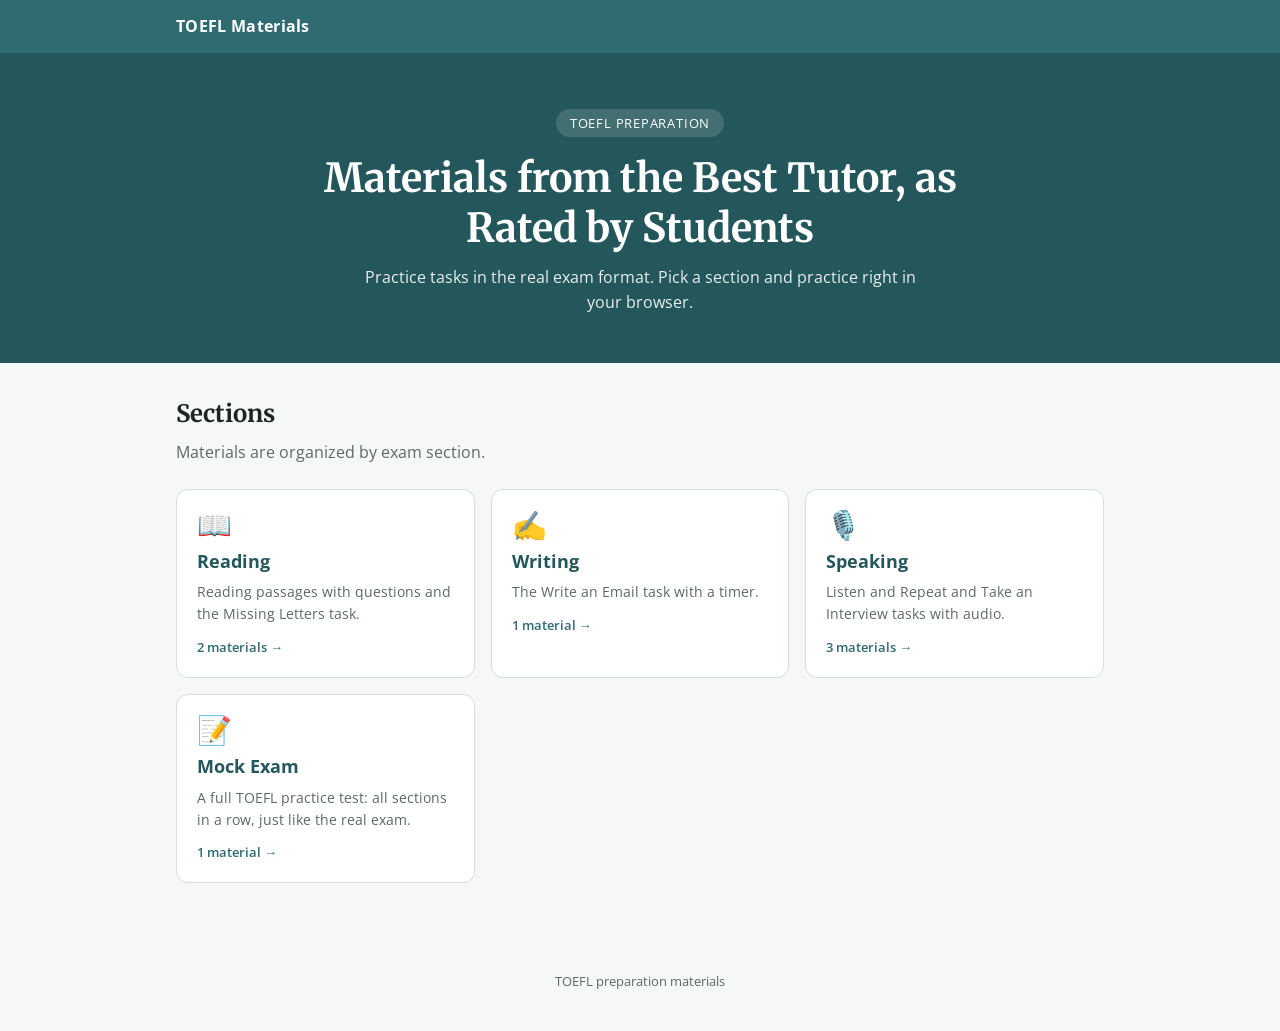
<file: index.html>
<!doctype html>
<html lang="en">
<head>
<meta charset="utf-8">
<meta name="viewport" content="width=device-width, initial-scale=1">
<title>Materials from the Best Tutor, as Rated by Students</title>
<link rel="stylesheet" href="https://fonts.googleapis.com/css2?family=Open+Sans:wght@400;600;700&family=Merriweather:wght@700&display=swap">
<link rel="stylesheet" href="assets/style.css">
</head>
<body>
<header class="bar"><div class="in"><a href="index.html">TOEFL Materials</a></div></header>
<section class="hero">
  <span class="badge">TOEFL Preparation</span>
  <h1>Materials from the Best Tutor, as Rated by Students</h1>
  <p>Practice tasks in the real exam format. Pick a section and practice right in your browser.</p>
</section>
<main>
  <h2>Sections</h2>
  <p class="lead">Materials are organized by exam section.</p>
  <div class="grid">
    <a class="card" href="reading.html"><div class="ico">📖</div><h3>Reading</h3><p>Reading passages with questions and the Missing Letters task.</p><div class="meta">2 materials →</div></a>
    <a class="card" href="writing.html"><div class="ico">✍️</div><h3>Writing</h3><p>The Write an Email task with a timer.</p><div class="meta">1 material →</div></a>
    <a class="card" href="speaking.html"><div class="ico">🎙️</div><h3>Speaking</h3><p>Listen and Repeat and Take an Interview tasks with audio.</p><div class="meta">3 materials →</div></a>
    <a class="card" href="mock-exam.html"><div class="ico">📝</div><h3>Mock Exam</h3><p>A full TOEFL practice test: all sections in a row, just like the real exam.</p><div class="meta">1 material →</div></a>
  </div>
</main>
<footer>TOEFL preparation materials</footer>
</body>
</html>
</file>
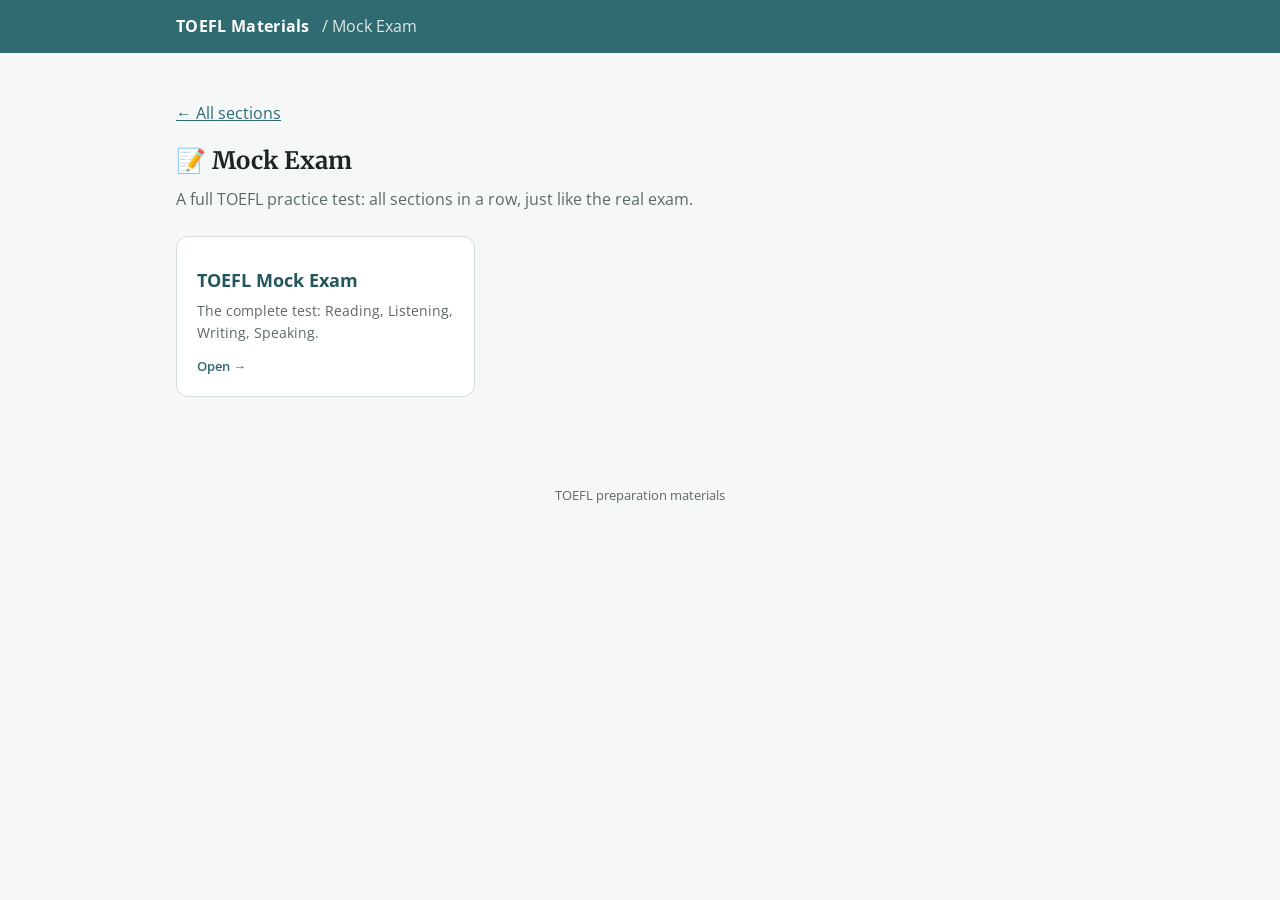
<file: mock-exam.html>
<!doctype html>
<html lang="en">
<head>
<meta charset="utf-8">
<meta name="viewport" content="width=device-width, initial-scale=1">
<title>Mock Exam · TOEFL</title>
<link rel="stylesheet" href="https://fonts.googleapis.com/css2?family=Open+Sans:wght@400;600;700&family=Merriweather:wght@700&display=swap">
<link rel="stylesheet" href="assets/style.css">
</head>
<body>
<header class="bar"><div class="in"><a href="index.html">TOEFL Materials</a><span class="crumb">/ Mock Exam</span></div></header>
<main>
  <p><a href="index.html">← All sections</a></p>
  <h2>📝 Mock Exam</h2>
  <p class="lead">A full TOEFL practice test: all sections in a row, just like the real exam.</p>
  <div class="grid">
    <a class="card" href="materials/mock-exam.html"><h3>TOEFL Mock Exam</h3><p>The complete test: Reading, Listening, Writing, Speaking.</p><div class="meta">Open →</div></a>
  </div>
</main>
<footer>TOEFL preparation materials</footer>
</body>
</html>
</file>
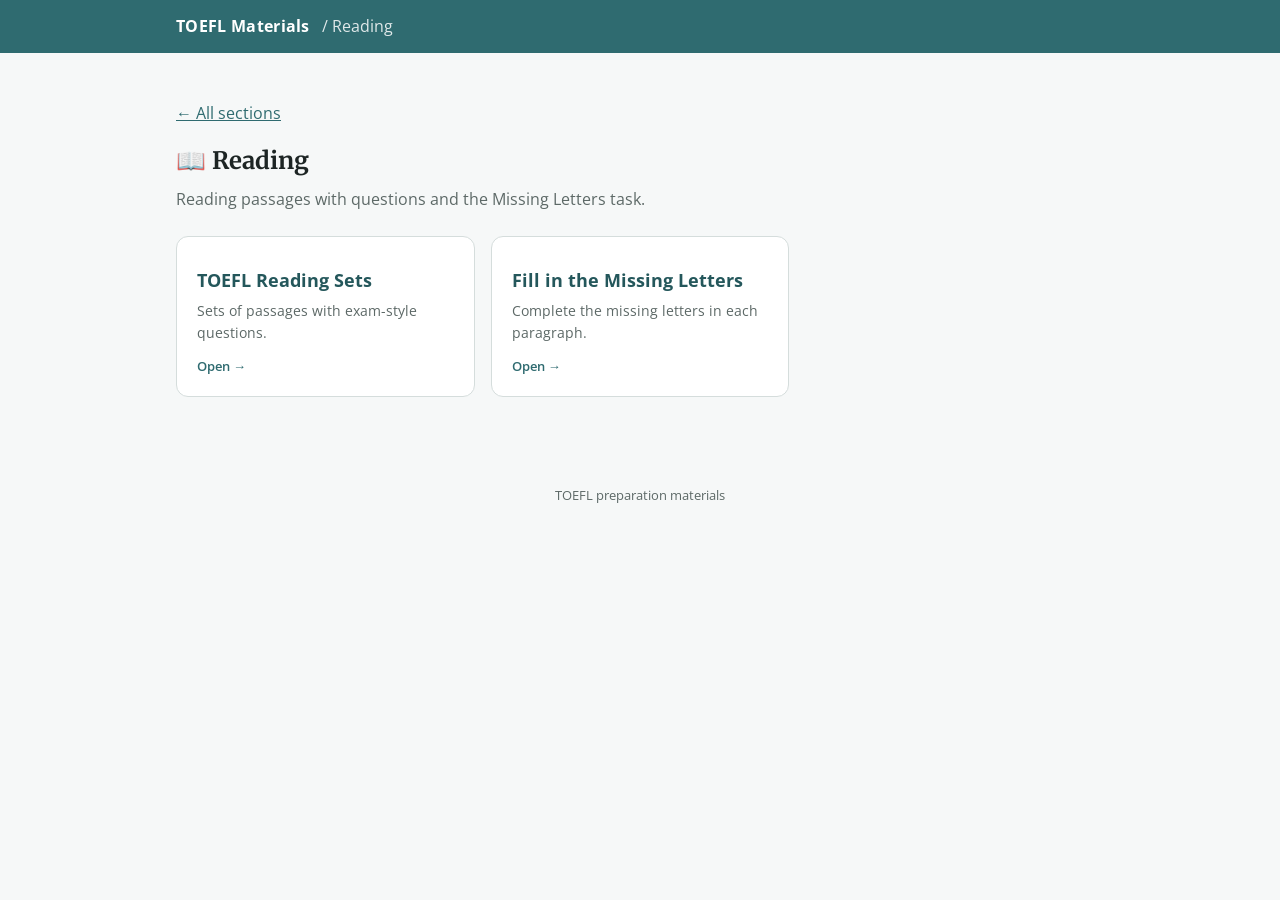
<file: reading.html>
<!doctype html>
<html lang="en">
<head>
<meta charset="utf-8">
<meta name="viewport" content="width=device-width, initial-scale=1">
<title>Reading · TOEFL</title>
<link rel="stylesheet" href="https://fonts.googleapis.com/css2?family=Open+Sans:wght@400;600;700&family=Merriweather:wght@700&display=swap">
<link rel="stylesheet" href="assets/style.css">
</head>
<body>
<header class="bar"><div class="in"><a href="index.html">TOEFL Materials</a><span class="crumb">/ Reading</span></div></header>
<main>
  <p><a href="index.html">← All sections</a></p>
  <h2>📖 Reading</h2>
  <p class="lead">Reading passages with questions and the Missing Letters task.</p>
  <div class="grid">
    <a class="card" href="materials/reading-sets.html"><h3>TOEFL Reading Sets</h3><p>Sets of passages with exam-style questions.</p><div class="meta">Open →</div></a>
    <a class="card" href="materials/missing-letters.html"><h3>Fill in the Missing Letters</h3><p>Complete the missing letters in each paragraph.</p><div class="meta">Open →</div></a>
  </div>
</main>
<footer>TOEFL preparation materials</footer>
</body>
</html>
</file>
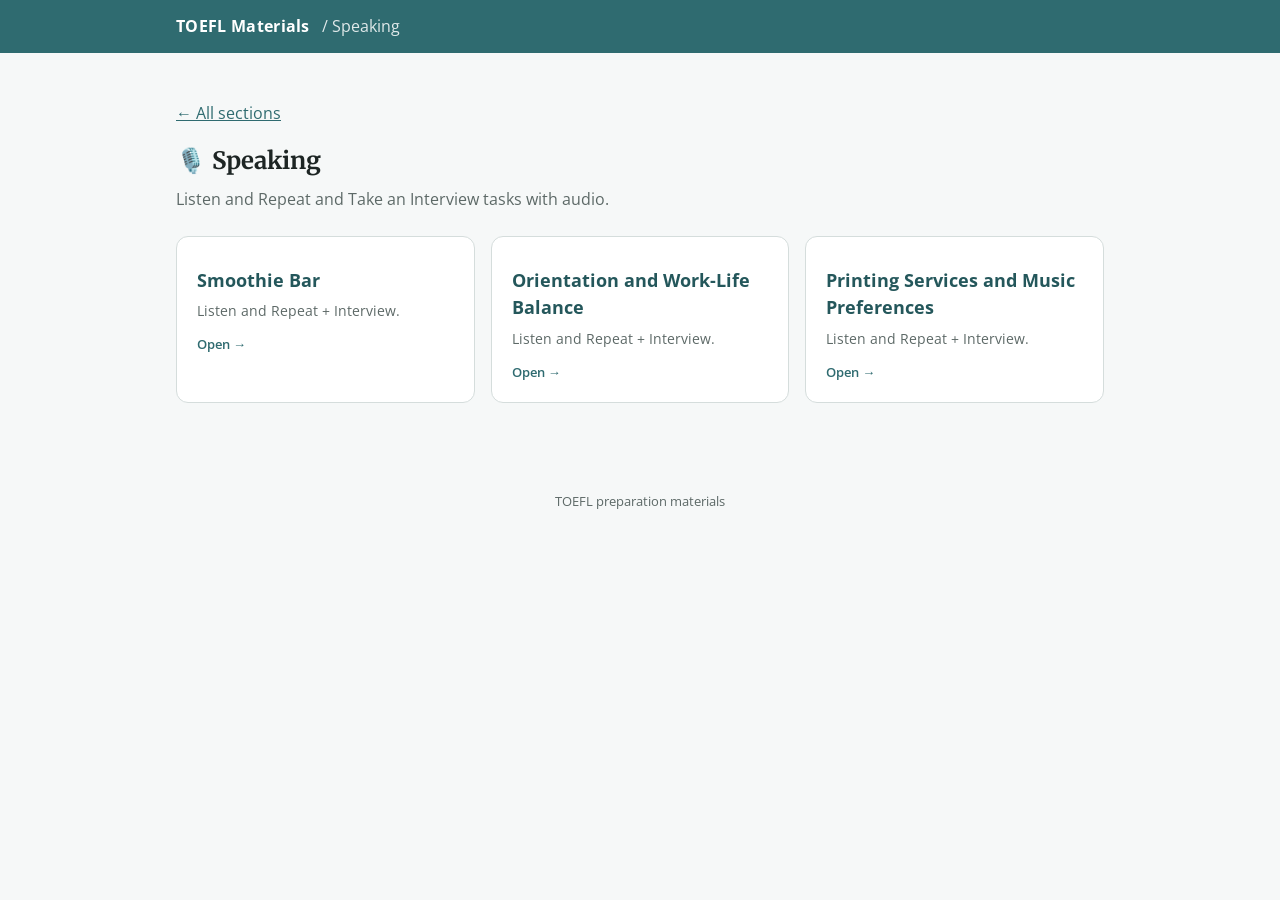
<file: speaking.html>
<!doctype html>
<html lang="en">
<head>
<meta charset="utf-8">
<meta name="viewport" content="width=device-width, initial-scale=1">
<title>Speaking · TOEFL</title>
<link rel="stylesheet" href="https://fonts.googleapis.com/css2?family=Open+Sans:wght@400;600;700&family=Merriweather:wght@700&display=swap">
<link rel="stylesheet" href="assets/style.css">
</head>
<body>
<header class="bar"><div class="in"><a href="index.html">TOEFL Materials</a><span class="crumb">/ Speaking</span></div></header>
<main>
  <p><a href="index.html">← All sections</a></p>
  <h2>🎙️ Speaking</h2>
  <p class="lead">Listen and Repeat and Take an Interview tasks with audio.</p>
  <div class="grid">
    <a class="card" href="materials/speaking-smoothie-bar.html"><h3>Smoothie Bar</h3><p>Listen and Repeat + Interview.</p><div class="meta">Open →</div></a>
    <a class="card" href="materials/speaking-orientation-work-life-balance.html"><h3>Orientation and Work-Life Balance</h3><p>Listen and Repeat + Interview.</p><div class="meta">Open →</div></a>
    <a class="card" href="materials/speaking-printing-music.html"><h3>Printing Services and Music Preferences</h3><p>Listen and Repeat + Interview.</p><div class="meta">Open →</div></a>
  </div>
</main>
<footer>TOEFL preparation materials</footer>
</body>
</html>
</file>
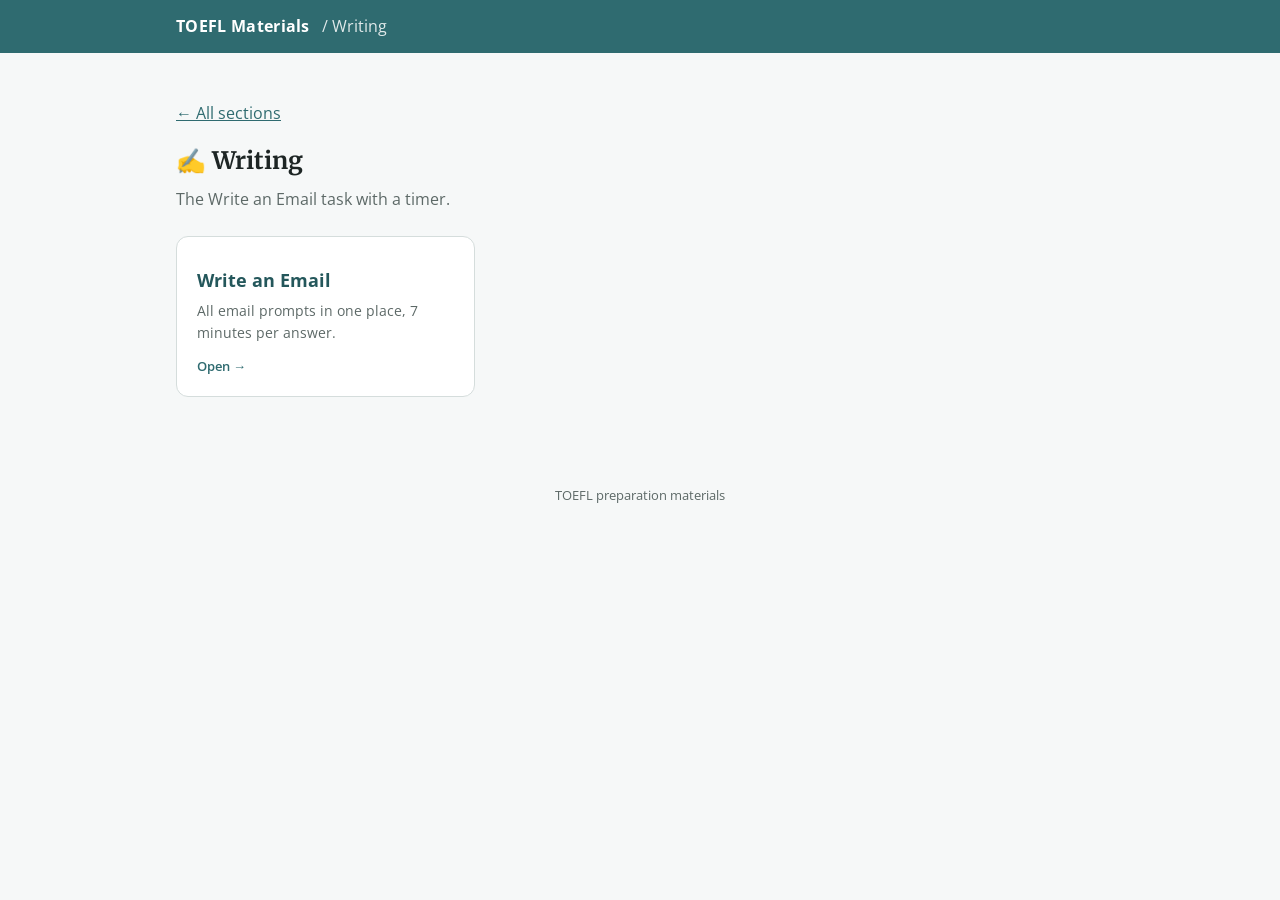
<file: writing.html>
<!doctype html>
<html lang="en">
<head>
<meta charset="utf-8">
<meta name="viewport" content="width=device-width, initial-scale=1">
<title>Writing · TOEFL</title>
<link rel="stylesheet" href="https://fonts.googleapis.com/css2?family=Open+Sans:wght@400;600;700&family=Merriweather:wght@700&display=swap">
<link rel="stylesheet" href="assets/style.css">
</head>
<body>
<header class="bar"><div class="in"><a href="index.html">TOEFL Materials</a><span class="crumb">/ Writing</span></div></header>
<main>
  <p><a href="index.html">← All sections</a></p>
  <h2>✍️ Writing</h2>
  <p class="lead">The Write an Email task with a timer.</p>
  <div class="grid">
    <a class="card" href="materials/write-an-email.html"><h3>Write an Email</h3><p>All email prompts in one place, 7 minutes per answer.</p><div class="meta">Open →</div></a>
  </div>
</main>
<footer>TOEFL preparation materials</footer>
</body>
</html>
</file>
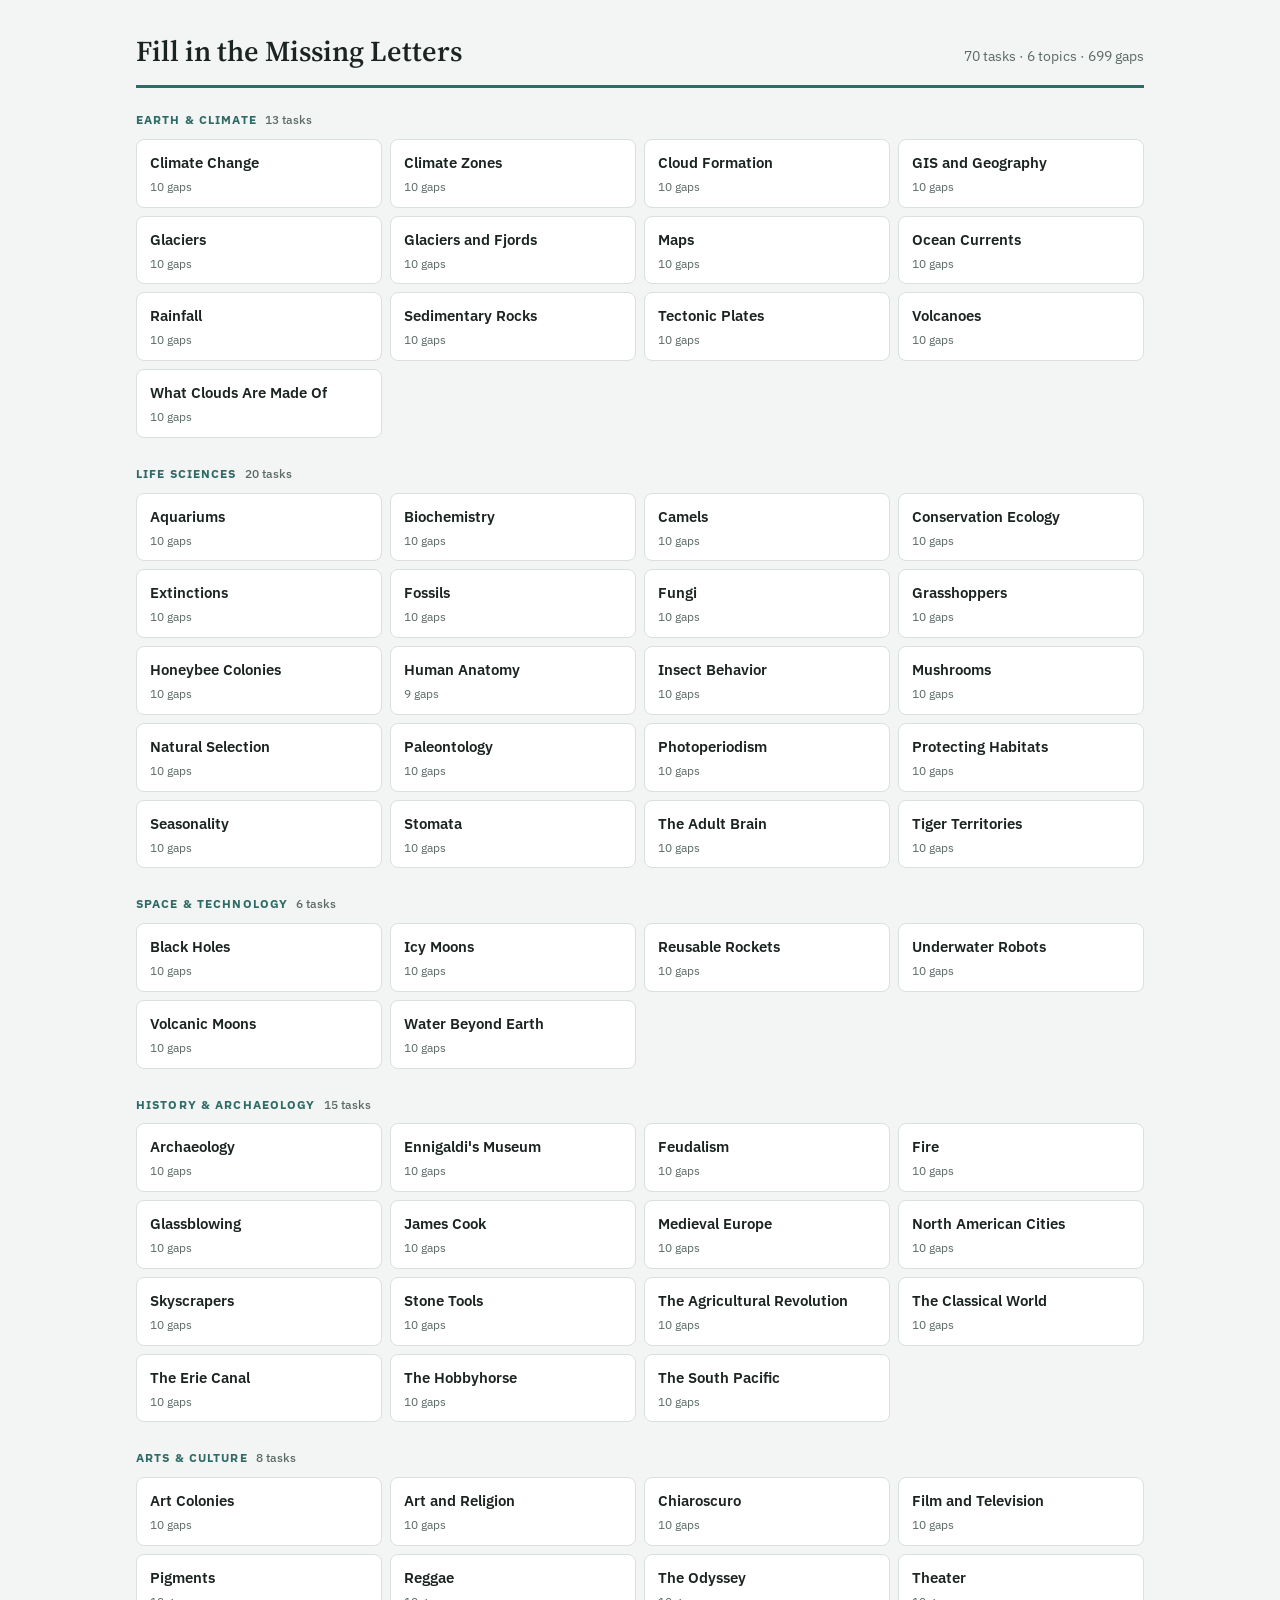
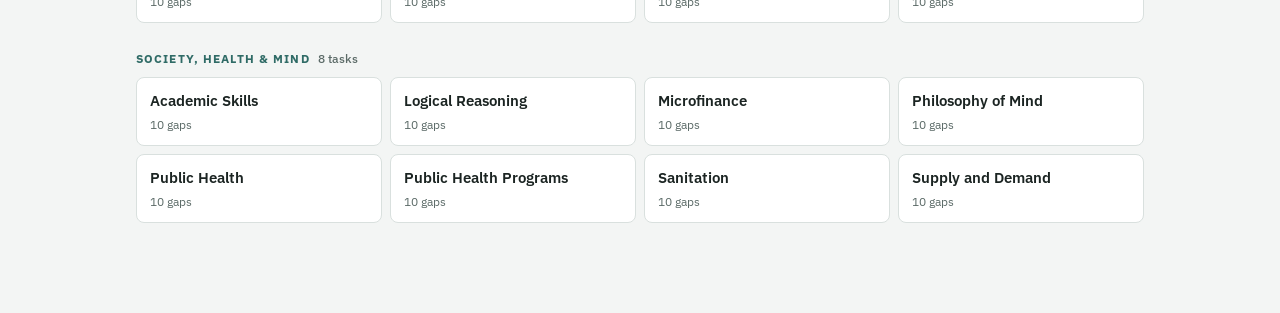
<file: materials/missing-letters.html>
<!doctype html>
<html lang="en">
<head>
<meta charset="utf-8">
<meta name="viewport" content="width=device-width, initial-scale=1">
<title>Missing Letters Practice</title>
<meta name="claude:viewport-fit-sides" content="cover">
<link rel="preconnect" href="https://fonts.googleapis.com">
<link rel="stylesheet" href="https://fonts.googleapis.com/css2?family=Source+Serif+4:opsz,wght@8..60,400;8..60,600&family=IBM+Plex+Sans:wght@400;500;600&family=IBM+Plex+Mono:wght@500&display=swap">
<style>
/* Layout: index of topics → task view with the paragraph and letter boxes, like the test screen. */
:root{
  --bg:#f3f5f4; --paper:#ffffff; --ink:#1b2422; --muted:#5b6a67; --rule:#d9e0de;
  --accent:#2f6b66; --accent-ink:#ffffff; --accent-soft:#e2efed;
  --box:#f7f9f8; --box-line:#9fb0ad;
  --good:#1d6b3a; --good-bg:#dff3e6; --bad:#b42318; --bad-bg:#fde7e4;
  --serif:"Source Serif 4", Georgia, "Times New Roman", serif;
  --sans:"IBM Plex Sans", system-ui, -apple-system, "Segoe UI", sans-serif;
  --mono:"IBM Plex Mono", ui-monospace, Menlo, Consolas, monospace;
}
@media (prefers-color-scheme: dark){:root:not([data-theme="light"]){
  --bg:#111716; --paper:#18201f; --ink:#e4ebe9; --muted:#97a6a3; --rule:#2a3533;
  --accent:#7cc4bb; --accent-ink:#0e1514; --accent-soft:#1d2e2c; --box:#1f2927; --box-line:#4c5e5b;
  --good:#86d6a2; --good-bg:#16301f; --bad:#ff9a8a; --bad-bg:#3a1c19; color-scheme:dark}}
:root[data-theme="dark"]{
  --bg:#111716; --paper:#18201f; --ink:#e4ebe9; --muted:#97a6a3; --rule:#2a3533;
  --accent:#7cc4bb; --accent-ink:#0e1514; --accent-soft:#1d2e2c; --box:#1f2927; --box-line:#4c5e5b;
  --good:#86d6a2; --good-bg:#16301f; --bad:#ff9a8a; --bad-bg:#3a1c19; color-scheme:dark}
*{box-sizing:border-box}
body{background:var(--bg);color:var(--ink);font-family:var(--sans);font-size:15px;line-height:1.5}
.wrap{max-width:1040px;margin:0 auto;padding-block:22px 56px;padding-left:max(16px,env(safe-area-inset-left,0px));padding-right:max(16px,env(safe-area-inset-right,0px))}
header.top{display:flex;flex-wrap:wrap;align-items:baseline;justify-content:space-between;gap:6px 16px;border-bottom:3px solid var(--accent);padding-bottom:12px;margin-bottom:22px}
h1{font-family:var(--serif);font-weight:600;font-size:1.8rem;margin:0;text-wrap:balance}
.sub{color:var(--muted);font-size:.9rem;margin:0}
.btn{all:unset;cursor:pointer;padding:8px 16px;border-radius:7px;font-weight:600;font-size:.9rem;border:1.5px solid var(--accent);color:var(--accent)}
.btn.primary{background:var(--accent);color:var(--accent-ink)}
.btn[disabled]{opacity:.4;cursor:not-allowed}
.btn:focus-visible,.tcard:focus-visible,.lb:focus-visible{outline:2px solid var(--accent);outline-offset:2px}
/* index */
.topic{margin-bottom:26px}
.topic h2{font-size:.78rem;letter-spacing:.09em;text-transform:uppercase;color:var(--accent);margin:0 0 10px;display:flex;gap:8px;align-items:baseline}
.topic h2 span{color:var(--muted);font-weight:500;letter-spacing:0;text-transform:none}
.grid{display:grid;grid-template-columns:repeat(auto-fill,minmax(200px,1fr));gap:8px}
.tcard{all:unset;cursor:pointer;background:var(--paper);border:1px solid var(--rule);border-radius:8px;padding:11px 13px;display:grid;gap:3px;min-width:0}
.tcard:hover{border-color:var(--accent)}
.tcard b{font-weight:600;font-size:.96rem}
.tcard small{color:var(--muted);font-size:.78rem;font-variant-numeric:tabular-nums}
.tcard small.done{color:var(--good);font-weight:600}
/* task */
.bar{display:flex;flex-wrap:wrap;gap:10px;align-items:center;justify-content:space-between;margin-bottom:14px}
.crumb{color:var(--muted);font-size:.85rem}
.crumb b{color:var(--ink)}
.panel{background:var(--paper);border:1px solid var(--rule);border-radius:10px;padding:22px clamp(16px,3.5vw,34px)}
.panel h2{font-family:var(--serif);font-weight:600;font-size:1.45rem;margin:0 0 4px}
.panel .instr{color:var(--muted);font-size:.9rem;margin:0 0 16px}
.para{font-family:var(--serif);font-size:1.12rem;line-height:2.25;max-width:72ch}
.gap{white-space:nowrap;display:inline-flex;align-items:baseline}
.lb{width:1.05em;height:1.5em;border:none;border-bottom:2px solid var(--box-line);background:var(--box);font:500 1rem var(--mono);text-align:center;color:var(--ink);margin:0 1px;padding:0;border-radius:2px 2px 0 0;vertical-align:baseline;text-transform:lowercase}
.lb:focus{outline:none;border-bottom-color:var(--accent);background:var(--accent-soft)}
.gap.ok .lb{background:var(--good-bg);border-bottom-color:var(--good);color:var(--good)}
.gap.no .lb{background:var(--bad-bg);border-bottom-color:var(--bad);color:var(--bad)}
.fix{font:500 .82rem var(--sans);color:var(--good);margin-left:4px;background:var(--good-bg);padding:0 5px;border-radius:4px}
.actions{display:flex;flex-wrap:wrap;gap:10px;align-items:center;margin-top:20px}
.score{font-weight:600;font-variant-numeric:tabular-nums}
.hint{color:var(--muted);font-size:.85rem;margin-top:10px}
.hidden{display:none!important}
@media (max-width:520px){.para{font-size:1.02rem;line-height:2.1}.lb{width:1em}}
</style>
</head>
<body>


<div class="wrap">
  <header class="top">
    <h1>Fill in the Missing Letters</h1>
    <p class="sub" id="summary"></p>
  </header>

  <section id="index"></section>

  <section id="task" class="hidden">
    <div class="bar">
      <button class="btn" id="back" type="button">← All tasks</button>
      <span class="crumb" id="crumb"></span>
      <span style="display:flex;gap:8px">
        <button class="btn" id="prev" type="button">‹ Previous</button>
        <button class="btn" id="next" type="button">Next ›</button>
      </span>
    </div>
    <div class="panel">
      <h2 id="tname"></h2>
      <p class="instr">Fill in the missing letters in the paragraph. One box = one letter.</p>
      <div class="para" id="para"></div>
      <div class="actions">
        <button class="btn primary" id="check" type="button">Check</button>
        <button class="btn" id="reset" type="button">Reset</button>
        <span class="score" id="score" aria-live="polite"></span>
      </div>
      <p class="hint">Tip: type to move to the next box automatically; Backspace goes back.</p>
    </div>
  </section>
</div>

<script>
const DATA = {"order": ["Earth & Climate", "Life Sciences", "Space & Technology", "History & Archaeology", "Arts & Culture", "Society, Health & Mind"], "tasks": [{"id": "p18b", "topic": "Earth & Climate", "name": "Climate Change", "parts": ["Climate change refers to significant and lasting changes in weather patterns over periods ranging from decades to millions of years. It is ", {"shown": "dri", "miss": "ven"}, " by ", {"shown": "nat", "miss": "ural"}, " factors ", {"shown": "li", "miss": "ke"}, " volcanic ", {"shown": "erup", "miss": "tions"}, " and ", {"shown": "hu", "miss": "man"}, " activities ", {"shown": "su", "miss": "ch"}, " as ", {"shown": "bur", "miss": "ning"}, " fossil ", {"shown": "fu", "miss": "els"}, " and ", {"shown": "remo", "miss": "ving"}, " trees, ", {"shown": "wh", "miss": "ich"}, " release large amounts of greenhouse gases into the atmosphere. These gases trap heat, leading to global warming, rising sea levels, and more extreme weather events. Addressing climate change requires sustainable practices and international cooperation to mitigate its impacts."]}, {"id": "p02b", "topic": "Earth & Climate", "name": "Climate Zones", "parts": ["Climate varies significantly across different regions of the world because it is affected by many factors. These ", {"shown": "inc", "miss": "lude"}, " the ", {"shown": "amo", "miss": "unt"}, " of ", {"shown": "sun", "miss": "light"}, " and ", {"shown": "dist", "miss": "ance"}, " from ", {"shown": "t", "miss": "he"}, " ocean. Some ", {"shown": "pla", "miss": "ces"}, " are ", {"shown": "ve", "miss": "ry"}, " warm ", {"shown": "wi", "miss": "th"}, " very ", {"shown": "lit", "miss": "tle"}, " rain, ", {"shown": "li", "miss": "ke"}, " deserts. Others may have a cold climate with lots of snow, like the Arctic. Yet others experience mild climates and four distinct seasons. Understanding climate can help us prepare for different weather conditions."]}, {"id": "p29a", "topic": "Earth & Climate", "name": "Cloud Formation", "parts": ["Clouds are fascinating formations in the sky. Tiny ", {"shown": "wa", "miss": "ter"}, " droplets ", {"shown": "o", "miss": "r"}, " ice ", {"shown": "crys", "miss": "tals"}, " cluster ", {"shown": "toge", "miss": "ther"}, " to ", {"shown": "fo", "miss": "rm"}, " clouds ", {"shown": "wh", "miss": "en"}, " the ", {"shown": "a", "miss": "ir"}, " rises ", {"shown": "a", "miss": "nd"}, " cools. ", {"shown": "Depe", "miss": "nding"}, " on ", {"shown": "t", "miss": "he"}, " altitude and temperature, clouds can take various shapes and sizes, influencing weather patterns and precipitation. Clouds affect temperature by reflecting sunlight during the day and trapping heat at night. Understanding cloud formation is crucial for meteorologists when predicting weather changes, in particular, potential precipitation."]}, {"id": "p36b", "topic": "Earth & Climate", "name": "GIS and Geography", "parts": ["Modern geographers employ advanced technologies, including geographic information systems (GIS), to analyze spatial data, enabling them to visualize patterns of urban development, resource allocation, and environmental change. This ", {"shown": "analy", "miss": "tical"}, " approach ", {"shown": "all", "miss": "ows"}, " geographers ", {"shown": "t", "miss": "o"}, " provide ", {"shown": "insi", "miss": "ghts"}, " into ", {"shown": "pres", "miss": "sing"}, " global ", {"shown": "iss", "miss": "ues"}, " such ", {"shown": "a", "miss": "s"}, " climate ", {"shown": "cha", "miss": "nge"}, ", migration, ", {"shown": "a", "miss": "nd"}, " sustainable ", {"shown": "devel", "miss": "opment"}, ", offering frameworks for informed decision-making and policy implementation. Understanding the geographic dimensions of these challenges is crucial for fostering resilience and adaptability in a rapidly changing world."]}, {"id": "p05a", "topic": "Earth & Climate", "name": "Glaciers", "parts": ["Glaciers are massive bodies of ice that slowly move across Earth’s surface. ", {"shown": "For", "miss": "med"}, " from ", {"shown": "accum", "miss": "ulated"}, " snowfall ", {"shown": "ov", "miss": "er"}, " centuries, ", {"shown": "th", "miss": "ey"}, " carve ", {"shown": "de", "miss": "ep"}, " valleys, ", {"shown": "sha", "miss": "ping"}, " landscapes ", {"shown": "a", "miss": "s"}, " they ", {"shown": "adv", "miss": "ance"}, ". Scientists ", {"shown": "st", "miss": "udy"}, " glaciers ", {"shown": "t", "miss": "o"}, " understand conditions in the past and predict future changes. Ice cores, cylinders of ice retrieved from glaciers, contain layers of ice deposited over many years. These layers reveal information about past climates, including greenhouse gas concentrations in the atmosphere, temperature, and precipitation. The melting of glaciers because of global warming is a significant concern, as it contributes to rising sea levels and habitat loss."]}, {"id": "p29b", "topic": "Earth & Climate", "name": "Glaciers and Fjords", "parts": ["Glaciers are massive, slow-moving bodies of ice that form in areas where snow accumulates over time and compresses into ice. ", {"shown": "Th", "miss": "ey"}, " can ", {"shown": "cha", "miss": "nge"}, " landscapes ", {"shown": "thr", "miss": "ough"}, " processes ", {"shown": "li", "miss": "ke"}, " erosion ", {"shown": "a", "miss": "nd"}, " deposition. ", {"shown": "A", "miss": "s"}, " glaciers ", {"shown": "mo", "miss": "ve"}, ", they ", {"shown": "ca", "miss": "rve"}, " out ", {"shown": "val", "miss": "leys"}, " and fjords, ", {"shown": "lea", "miss": "ving"}, " behind distinct geological features. Scientists study glaciers to understand past climate conditions and predict future changes. Glaciers are of particular concern today because their melting contributes to rising sea levels, impacting coastal communities worldwide."]}, {"id": "p28a", "topic": "Earth & Climate", "name": "Maps", "parts": ["Maps are tools that help us understand the world around us. They ", {"shown": "sh", "miss": "ow"}, " the ", {"shown": "loca", "miss": "tion"}, " of ", {"shown": "pla", "miss": "ces"}, " like ", {"shown": "cit", "miss": "ies"}, ", rivers, ", {"shown": "a", "miss": "nd"}, " mountains. ", {"shown": "Th", "miss": "ese"}, " visual ", {"shown": "gu", "miss": "ides"}, " can ", {"shown": "al", "miss": "so"}, " display different ", {"shown": "ty", "miss": "pes"}, " of ", {"shown": "infor", "miss": "mation"}, ", such as climate or population. There are many kinds, including physical, political, and thematic versions. The study of maps and cartography, the process by which they are made, can teach us about the geography of our planet and how people live in different regions."]}, {"id": "p31b", "topic": "Earth & Climate", "name": "Ocean Currents", "parts": ["Oceanography and hydrology are fields that study the dynamics of water on Earth, encompassing aspects like ocean currents, tides, and the hydrological cycle. Ocean currents, ", {"shown": "influ", "miss": "enced"}, " by ", {"shown": "fac", "miss": "tors"}, " such ", {"shown": "a", "miss": "s"}, " wind ", {"shown": "patt", "miss": "erns"}, " and Earth’s ", {"shown": "rota", "miss": "tion"}, ", play a ", {"shown": "cru", "miss": "cial"}, " role ", {"shown": "i", "miss": "n"}, " regulating ", {"shown": "glo", "miss": "bal"}, " climate ", {"shown": "si", "miss": "nce"}, " they ", {"shown": "redist", "miss": "ribute"}, " heat across the planet. The hydrological cycle, on the other hand, describes the continuous movement of water between the Earth’s surface and atmosphere, involving processes such as evaporation, condensation, and precipitation. Together, these phenomena illustrate the interconnected nature of Earth’s water systems."]}, {"id": "p03a", "topic": "Earth & Climate", "name": "Rainfall", "parts": ["Rain is a crucial part of Earth’s ecosystem, supporting both plant growth and animal survival. As ", {"shown": "precip", "miss": "itation"}, " falls ", {"shown": "fr", "miss": "om"}, " the ", {"shown": "s", "miss": "ky"}, ", it ", {"shown": "reple", "miss": "nishes"}, " water ", {"shown": "sou", "miss": "rces"}, ", nourishes ", {"shown": "veget", "miss": "ation"}, ", and ", {"shown": "sust", "miss": "ains"}, " wildlife. Some ", {"shown": "reg", "miss": "ions"}, " receive ", {"shown": "abun", "miss": "dant"}, " rainfall, ", {"shown": "wh", "miss": "ile"}, " others experience prolonged dry periods, affecting local environments. Excessive rain can lead to floods, creating hazards for communities and natural habitats. Despite occasional dangers, rainfall is essential for maintaining ecological balance, ensuring that plants and animals thrive in diverse climates around the world."]}, {"id": "p14a", "topic": "Earth & Climate", "name": "Sedimentary Rocks", "parts": ["The study of geological formations provides insights into Earth’s dynamic processes. Metamorphic rocks are rocks that have been transformed by heat and pressure. Sedimentary rocks ", {"shown": "fo", "miss": "rm"}, " as ", {"shown": "lay", "miss": "ers"}, " of ", {"shown": "mate", "miss": "rial"}, " build ", {"shown": "u", "miss": "p"}, " over ", {"shown": "ti", "miss": "me"}, " and ", {"shown": "a", "miss": "re"}, " eventually ", {"shown": "pre", "miss": "ssed"}, " and ", {"shown": "fu", "miss": "sed"}, " together ", {"shown": "t", "miss": "o"}, " create ", {"shown": "so", "miss": "lid"}, " rock. The strata inside these formations serve as historical records of environmental conditions, revealing changes in climate, sea levels, and biological evolution. Analyzing rocks allows geologists to reconstruct past geological events."]}, {"id": "p17a", "topic": "Earth & Climate", "name": "Tectonic Plates", "parts": ["Tectonic plates are large pieces of Earth’s outer shell that move slowly over the planet’s surface, and their study is fundamental in understanding Earth’s geological activity. These plates fit ", {"shown": "toge", "miss": "ther"}, " much ", {"shown": "li", "miss": "ke"}, " a ", {"shown": "jig", "miss": "saw"}, " puzzle ", {"shown": "a", "miss": "nd"}, " constantly ", {"shown": "sh", "miss": "ift"}, ", causing ", {"shown": "earth", "miss": "quakes"}, ", the ", {"shown": "form", "miss": "ation"}, " of ", {"shown": "moun", "miss": "tains"}, ", and ", {"shown": "volc", "miss": "anic"}, " eruptions. ", {"shown": "Scien", "miss": "tists"}, " analyze these movements to better understand natural disasters and how Earth’s surface changes over time to mitigate their impacts."]}, {"id": "p03b", "topic": "Earth & Climate", "name": "Volcanoes", "parts": ["Volcanoes are openings in Earth’s crust through which molten rock, ash, and gases are ejected. Volcanic ", {"shown": "erup", "miss": "tions"}, " can ", {"shown": "cre", "miss": "ate"}, " islands, ", {"shown": "moun", "miss": "tains"}, ", and ", {"shown": "ot", "miss": "her"}, " landforms, but ", {"shown": "th", "miss": "ey"}, " can ", {"shown": "al", "miss": "so"}, " be ", {"shown": "destr", "miss": "uctive"}, ", causing ", {"shown": "dam", "miss": "age"}, " to ", {"shown": "near", "miss": "by"}, " areas. ", {"shown": "Stud", "miss": "ying"}, " volcanoes helps scientists understand Earth’s internal processes: for example, how volcanoes form at tectonic plate boundaries or over hotspots in the mantle and how magma rises up from the mantle and erupts as lava on the surface."]}, {"id": "p24a", "topic": "Earth & Climate", "name": "What Clouds Are Made Of", "parts": ["Although there are many different types of clouds, they are all composed of the same basic substance. ", {"shown": "Ea", "miss": "ch"}, " cloud ", {"shown": "cons", "miss": "ists"}, " of ", {"shown": "ti", "miss": "ny"}, " drops ", {"shown": "o", "miss": "f"}, " water ", {"shown": "o", "miss": "r"}, " ice, ", {"shown": "wh", "miss": "ich"}, " are ", {"shown": "usu", "miss": "ally"}, " too ", {"shown": "sm", "miss": "all"}, " to ", {"shown": "b", "miss": "e"}, " seen ", {"shown": "wi", "miss": "th"}, " the naked eye. These particles cluster together and form an invisible gas known as water vapor. Some of this vapor attaches to microscopic bits of dust or ice floating in the atmosphere. When enough of these elements combine, they create a visible cloud."]}, {"id": "p18a", "topic": "Life Sciences", "name": "Aquariums", "parts": ["Aquariums provide an opportunity to observe a variety of fish and other aquatic organisms in a controlled environment. These ", {"shown": "facil", "miss": "ities"}, " carefully ", {"shown": "repli", "miss": "cate"}, " natural ", {"shown": "habi", "miss": "tats"}, ", allowing ", {"shown": "visi", "miss": "tors"}, " to ", {"shown": "le", "miss": "arn"}, " about ", {"shown": "mar", "miss": "ine"}, " life ", {"shown": "with", "miss": "out"}, " venturing ", {"shown": "in", "miss": "to"}, " the ", {"shown": "oc", "miss": "ean"}, ". Exhibits ", {"shown": "of", "miss": "ten"}, " include coral reefs, kelp forests, and freshwater streams, showcasing the diversity of aquatic ecosystems. Educational programs and guided tours enhance the experience, offering insights into the behavior, diet, and conservation of these organisms. Maintaining an aquarium requires expertise in water chemistry, filtration systems, and species compatibility."]}, {"id": "p26a", "topic": "Life Sciences", "name": "Biochemistry", "parts": ["Rooted in both biology and chemistry, modern biochemistry has grown into a foundational science that explores the molecular basis of life. ", {"shown": "I", "miss": "t"}, " emerged ", {"shown": "fr", "miss": "om"}, " early ", {"shown": "investi", "miss": "gations"}, " into ", {"shown": "nat", "miss": "ural"}, " processes ", {"shown": "li", "miss": "ke"}, " fermentation ", {"shown": "a", "miss": "nd"}, " digestion and ", {"shown": "n", "miss": "ow"}, " encompasses ", {"shown": "t", "miss": "he"}, " study ", {"shown": "o", "miss": "f"}, " biomolecules ", {"shown": "su", "miss": "ch"}, " as proteins, carbohydrates, and nucleic acids. Biochemistry plays a vital role in diverse fields including agriculture, environmental science, and pharmacology, contributing to innovations in areas like crop improvement, pollution control, and drug design, for example. Its broad applications continue to shape our understanding of living systems and support solutions to global challenges."]}, {"id": "p30a", "topic": "Life Sciences", "name": "Camels", "parts": ["Camels live in the desert where the weather is hot and dry. Sometimes ", {"shown": "i", "miss": "n"}, " the ", {"shown": "des", "miss": "ert"}, ", camels ", {"shown": "ha", "miss": "ve"}, " to ", {"shown": "tra", "miss": "vel"}, " for a ", {"shown": "lo", "miss": "ng"}, " time ", {"shown": "wit", "miss": "hout"}, " finding ", {"shown": "a", "miss": "ny"}, " food ", {"shown": "o", "miss": "r"}, " water. ", {"shown": "S", "miss": "o"}, " when ", {"shown": "cam", "miss": "els"}, " do find food, they are able to eat and drink a lot. Camels turn extra food into fat and store this fat in a special hump on their back. Then they change this fat into energy to help them cross the desert."]}, {"id": "p05b", "topic": "Life Sciences", "name": "Conservation Ecology", "parts": ["Conservation ecology focuses on the preservation and management of biodiversity and natural resources. It ", {"shown": "exam", "miss": "ines"}, " the ", {"shown": "reperc", "miss": "ussions"}, " of human ", {"shown": "activ", "miss": "ities"}, " on ", {"shown": "ecosy", "miss": "stems"}, ". Conservation ", {"shown": "ecolo", "miss": "gists"}, " investigate ", {"shown": "intera", "miss": "ctions"}, " between ", {"shown": "orga", "miss": "nisms"}, " and their ", {"shown": "enviro", "miss": "nments"}, " to ", {"shown": "eluc", "miss": "idate"}, " their ", {"shown": "resil", "miss": "ience"}, ". Scientists’ research is vital in alleviating the impacts of habitat destruction, climate change, and pollution on global biodiversity, thereby ensuring the preservation of ecological integrity."]}, {"id": "p04a", "topic": "Life Sciences", "name": "Extinctions", "parts": ["Extinctions are a natural part of Earth’s history, but human activities have accelerated the rate at which species disappear. ", {"shown": "Fac", "miss": "tors"}, " such ", {"shown": "a", "miss": "s"}, " habitat ", {"shown": "destr", "miss": "uction"}, ", climate ", {"shown": "cha", "miss": "nge"}, ", and ", {"shown": "poll", "miss": "ution"}, " contribute ", {"shown": "t", "miss": "o"}, " the ", {"shown": "lo", "miss": "ss"}, " of ", {"shown": "dive", "miss": "rsity"}, " of ", {"shown": "li", "miss": "fe"}, " on ", {"shown": "t", "miss": "he"}, " planet. Studying past and present extinctions helps scientists understand the impact of these changes and develop strategies for conservation. Protecting endangered species is crucial for maintaining ecological balance and ensuring the health of our planet."]}, {"id": "p01c", "topic": "Life Sciences", "name": "Fossils", "parts": ["Fossils provide valuable information about the history of life on Earth. ", {"shown": "Th", "miss": "ese"}, " preserved remains ", {"shown": "o", "miss": "f"}, " ancient ", {"shown": "orga", "miss": "nisms"}, " are ", {"shown": "typi", "miss": "cally"}, " found ", {"shown": "i", "miss": "n"}, " sedimentary ", {"shown": "ro", "miss": "cks"}, ". By ", {"shown": "stud", "miss": "ying"}, " them, ", {"shown": "scien", "miss": "tists"}, " can ", {"shown": "le", "miss": "arn"}, " about ", {"shown": "t", "miss": "he"}, " physical characteristics, behavior, and environments of extinct species. Fossil evidence has been crucial in understanding the process of evolution, showing how species have changed and adapted over millions of years. The discovery of transitional fossils helps to fill gaps in the evolutionary record."]}, {"id": "p31a", "topic": "Life Sciences", "name": "Fungi", "parts": ["Fungi play an important role in ecosystems due to their unique structures and functions. Unlike plants, which produce their food through photosynthesis, fungi obtain nutrients by decomposing dead or decaying organisms. By ", {"shown": "brea", "miss": "king"}, " down ", {"shown": "com", "miss": "plex"}, " organic ", {"shown": "mat", "miss": "ter"}, ", they ", {"shown": "pl", "miss": "ay"}, " a ", {"shown": "k", "miss": "ey"}, " role ", {"shown": "i", "miss": "n"}, " nutrient ", {"shown": "cyc", "miss": "ling"}, ", returning ", {"shown": "esse", "miss": "ntial"}, " elements ", {"shown": "li", "miss": "ke"}, " carbon ", {"shown": "ba", "miss": "ck"}, " to the soil. Such activity not only sustains their growth but also benefits surrounding plants. In forest ecosystems, fungi create large networks of root-like structures that contribute to soil health and promote biodiversity."]}, {"id": "p16b", "topic": "Life Sciences", "name": "Grasshoppers", "parts": ["Grasshoppers are insects commonly found in dry places with grass and plants. Grasshoppers ", {"shown": "ha", "miss": "ve"}, " several ", {"shown": "wa", "miss": "ys"}, " they ", {"shown": "pro", "miss": "tect"}, " themselves ", {"shown": "aga", "miss": "inst"}, " danger. ", {"shown": "Th", "miss": "ey"}, " have ", {"shown": "powe", "miss": "rful"}, " back ", {"shown": "le", "miss": "gs"}, ", which ", {"shown": "al", "miss": "low"}, " them ", {"shown": "t", "miss": "o"}, " jump ", {"shown": "aw", "miss": "ay"}, " from enemies, such as rodents and snakes. Some grasshoppers can jump twenty times the length of their bodies. By the time they are adults, grasshoppers can also fly. Adult grasshoppers fly very quickly and this helps them avoid danger."]}, {"id": "p15a", "topic": "Life Sciences", "name": "Honeybee Colonies", "parts": ["Honeybee social structure is a fascinating example of cooperation and division of labor in the animal kingdom. The main role of the queen bee is to lay ", {"shown": "thou", "miss": "sands"}, " of ", {"shown": "eg", "miss": "gs"}, " to ", {"shown": "ke", "miss": "ep"}, " the ", {"shown": "col", "miss": "ony"}, " growing. ", {"shown": "Wor", "miss": "ker"}, " bees ", {"shown": "a", "miss": "re"}, " the ", {"shown": "bu", "miss": "siest"}, " multitaskers; ", {"shown": "th", "miss": "ey"}, " collect ", {"shown": "nec", "miss": "tar"}, " and ", {"shown": "pol", "miss": "len"}, ", feed baby bees, clean the hive, and stand guard against intruders. The only job of the male drones is to mate with a queen from another hive. Each bee plays a unique role, and this organized system of cooperation helps the colony survive and thrive."]}, {"id": "p07b", "topic": "Life Sciences", "name": "Human Anatomy", "parts": ["Human anatomy is the scientific study of human structure. Anatomy ", {"shown": "rev", "miss": "eals"}, " how different ", {"shown": "pa", "miss": "rts"}, " of the body ", {"shown": "inte", "miss": "ract"}, " and ", {"shown": "func", "miss": "tion"}, " together ", {"shown": "t", "miss": "o"}, " maintain ", {"shown": "li", "miss": "fe"}, ". For ", {"shown": "exa", "miss": "mple"}, ", the circulatory ", {"shown": "sys", "miss": "tem"}, " transports ", {"shown": "bl", "miss": "ood"}, " throughout the body, carrying oxygen and nutrients to cells while removing waste products. Anatomists must also understand the organization of organs, tissues, and cells. Medical professionals use anatomical knowledge to diagnose and treat illnesses, improving patient care and health outcomes."]}, {"id": "p20c", "topic": "Life Sciences", "name": "Insect Behavior", "parts": ["The study of insect behavior reveals complex survival strategies and social interactions across species. Honeybees, for ", {"shown": "inst", "miss": "ance"}, ", perform a ", {"shown": "disti", "miss": "nctive"}, " dance ", {"shown": "t", "miss": "o"}, " convey ", {"shown": "spa", "miss": "tial"}, " information ", {"shown": "ab", "miss": "out"}, " foraging ", {"shown": "si", "miss": "tes"}, ". Ants ", {"shown": "exem", "miss": "plify"}, " extraordinary ", {"shown": "colle", "miss": "ctive"}, " behavior, ", {"shown": "def", "miss": "ined"}, " by ", {"shown": "cooper", "miss": "ative"}, " efficiency. By analyzing these patterns, researchers can trace evolutionary pathways and adaptive strategies that support insect resilience across diverse ecosystems. These insights underscore the ecological sophistication embedded within even the smallest of organisms."]}, {"id": "p23a", "topic": "Life Sciences", "name": "Mushrooms", "parts": ["Mushrooms are made up of two main parts: the mycelium and the fruiting body. The mycelium ", {"shown": "i", "miss": "s"}, " long-lived, ", {"shown": "wh", "miss": "ile"}, " the fruiting body ", {"shown": "app", "miss": "ears"}, " only ", {"shown": "wh", "miss": "en"}, " conditions ", {"shown": "a", "miss": "re"}, " ideal ", {"shown": "f", "miss": "or"}, " reproduction (", {"shown": "li", "miss": "ke"}, " after ", {"shown": "ra", "miss": "in"}, "). Usually ", {"shown": "under", "miss": "ground"}, ", the mycelium ", {"shown": "cons", "miss": "ists"}, " of a network of thread-like structures that absorb nutrients from the soil. The fruiting body is above ground and responsible for producing and spreading spores. These spores are released into the air to help the mushroom reproduce."]}, {"id": "p17c", "topic": "Life Sciences", "name": "Natural Selection", "parts": ["Fossils provide invaluable evidence of evolutionary history, documenting species that lived millions of years ago. Paleontologists examine these remains to understand how organisms have changed over time. Natural selection ", {"shown": "expl", "miss": "ains"}, " how ", {"shown": "advant", "miss": "ageous"}, " traits ", {"shown": "incr", "miss": "ease"}, " in ", {"shown": "freq", "miss": "uency"}, " in a ", {"shown": "popul", "miss": "ation"}, ". Species ", {"shown": "ad", "miss": "apt"}, " to ", {"shown": "th", "miss": "eir"}, " environments, ", {"shown": "wh", "miss": "ich"}, " leads ", {"shown": "t", "miss": "o"}, " incredible ", {"shown": "dive", "miss": "rsity"}, " observed in the biological world today through the mechanism of natural selection. The ongoing study of evolution continues to reveal how life on Earth has developed and diversified."]}, {"id": "p28b", "topic": "Life Sciences", "name": "Paleontology", "parts": ["Paleontology, the study of ancient life through fossils, provides valuable insights into Earth’s biological history. Fossils, ", {"shown": "incl", "miss": "uding"}, " bones and ", {"shown": "she", "miss": "lls"}, ", offer ", {"shown": "evid", "miss": "ence"}, " of ", {"shown": "orga", "miss": "nisms"}, " that ", {"shown": "li", "miss": "ved"}, " millions ", {"shown": "o", "miss": "f"}, " years ", {"shown": "a", "miss": "go"}, ". By ", {"shown": "stud", "miss": "ying"}, " these ", {"shown": "rem", "miss": "ains"}, ", paleontologists ", {"shown": "c", "miss": "an"}, " reconstruct the appearance, behavior, and ecological relationships of extinct species. Techniques such as radiometric dating help determine the age of fossils and the geological context in which they were found. Research in paleontology contributes to our understanding of evolutionary processes, environmental changes, and the development of life on Earth."]}, {"id": "p01b", "topic": "Life Sciences", "name": "Photoperiodism", "parts": ["Photoperiodism is how living things react to changes in daylight, shaping their seasonal activities and growth patterns, which are vital for survival and adaptation in nature. In ", {"shown": "pla", "miss": "nts"}, ", this ", {"shown": "pro", "miss": "cess"}, " controls ", {"shown": "bloo", "miss": "ming"}, ", seed ", {"shown": "gro", "miss": "wth"}, ", and ", {"shown": "hiber", "miss": "nation"}, "—some ", {"shown": "spe", "miss": "cies"}, " only ", {"shown": "flo", "miss": "wer"}, " when ", {"shown": "th", "miss": "ey"}, " receive a ", {"shown": "spec", "miss": "ific"}, " amount of ", {"shown": "li", "miss": "ght"}, ". For animals, it influences migration, hibernation, and breeding cycles. Their internal clocks help them adjust to shifting daylight, ensuring they stay in sync with their environment."]}, {"id": "p25a", "topic": "Life Sciences", "name": "Protecting Habitats", "parts": ["Conservation ecology focuses on protecting and restoring natural habitats to preserve biodiversity. Ecologists ", {"shown": "st", "miss": "udy"}, " ecosystems ", {"shown": "t", "miss": "o"}, " understand ", {"shown": "h", "miss": "ow"}, " different ", {"shown": "spe", "miss": "cies"}, " interact ", {"shown": "wi", "miss": "th"}, " their ", {"shown": "envir", "miss": "onments"}, ". This ", {"shown": "rese", "miss": "arch"}, " informs ", {"shown": "strat", "miss": "egies"}, " for ", {"shown": "mana", "miss": "ging"}, " natural ", {"shown": "reso", "miss": "urces"}, " and mitigating human impact. Efforts include habitat restoration, species protection, and sustainable practices. Understanding conservation principles is crucial for maintaining ecological balance and ensuring the survival of diverse species. Corridor creation connects fragmented habitats, while captive breeding programs help recover endangered species, and citizen science initiatives engage communities in monitoring local ecosystems and wildlife populations."]}, {"id": "p19b", "topic": "Life Sciences", "name": "Seasonality", "parts": ["The reaction of plants and animals to sunlight and seasonal changes, known as photoperiodism or seasonality, is vital to many biological and behavioral processes. Photoperiods, ", {"shown": "toge", "miss": "ther"}, " with ", {"shown": "tempe", "miss": "rature"}, " changes, ", {"shown": "imp", "miss": "act"}, " seasonal ", {"shown": "migr", "miss": "ation"}, ", mating ", {"shown": "rit", "miss": "uals"}, ", and ", {"shown": "hiber", "miss": "nation"}, ". In ", {"shown": "ma", "miss": "ny"}, " birds, ", {"shown": "hor", "miss": "mone"}, " levels ", {"shown": "incr", "miss": "ease"}, " in ", {"shown": "spr", "miss": "ing"}, ", which leads to an increase in singing frequency in males and mating behaviors. Photoperiodism allows plants and animals to respond to changes in the environment associated with changing seasons and varying day length."]}, {"id": "p27a", "topic": "Life Sciences", "name": "Stomata", "parts": ["Plants have tiny holes called stomata on their leaves and stems that allow them to take in carbon dioxide from the air and release oxygen into the air. ", {"shown": "How", "miss": "ever"}, ", stomata ", {"shown": "c", "miss": "an"}, " also ", {"shown": "l", "miss": "et"}, " water vapor ", {"shown": "esc", "miss": "ape"}, ", which ", {"shown": "cau", "miss": "ses"}, " problems ", {"shown": "i", "miss": "n"}, " dry ", {"shown": "enviro", "miss": "nments"}, ". To ", {"shown": "man", "miss": "age"}, " this, ", {"shown": "dur", "miss": "ing"}, " hot ", {"shown": "per", "miss": "iods"}, " when water loss is especially severe, some plants close their stomata temporarily. Another special adaptation is thick, waxy coatings on plant leaves that help conserve water."]}, {"id": "p33b", "topic": "Life Sciences", "name": "The Adult Brain", "parts": ["We are exquisitely sensitive to our surroundings, and environment plays a critical role in the development of a child’s brain. But ", {"shown": "wh", "miss": "at"}, " happens ", {"shown": "on", "miss": "ce"}, " we’ve ", {"shown": "rea", "miss": "ched"}, " adulthood? ", {"shown": "C", "miss": "an"}, " the ", {"shown": "br", "miss": "ain"}, " still ", {"shown": "und", "miss": "ergo"}, " the ", {"shown": "ki", "miss": "nds"}, " of ", {"shown": "cha", "miss": "nges"}, " it ", {"shown": "d", "miss": "id"}, " when ", {"shown": "w", "miss": "e"}, " were younger? By the time we are twenty-five years old, the brain transformations of childhood are finally over and our brain appears to be fully developed. You might think that who we are as adults is then fixed in place, immovable. But it’s not: in adulthood our brains continue to change."]}, {"id": "p06b", "topic": "Life Sciences", "name": "Tiger Territories", "parts": ["Tigers are solitary animals known for their territorial behavior; males use scent markings and vocalizations to define their territories. Each ", {"shown": "ma", "miss": "le"}, " tiger ", {"shown": "estab", "miss": "lishes"}, " control ", {"shown": "ov", "miss": "er"}, " a ", {"shown": "la", "miss": "rge"}, " territory ", {"shown": "span", "miss": "ning"}, " several ", {"shown": "squ", "miss": "are"}, " miles ", {"shown": "a", "miss": "nd"}, " patrols ", {"shown": "t", "miss": "he"}, " area ", {"shown": "regu", "miss": "larly"}, " to ", {"shown": "lo", "miss": "ok"}, " for prey and maintain dominance. This behavior helps reduce conflicts over prey, but tigers are known to fiercely defend their territory from intruders when necessary. Often hunting at night, tigers use stealth and their excellent night vision to their advantage."]}, {"id": "p33a", "topic": "Space & Technology", "name": "Black Holes", "parts": ["The universe is a vast expanse, filled with mysteries that have intrigued humans for centuries. Black holes are ", {"shown": "reg", "miss": "ions"}, " in ", {"shown": "sp", "miss": "ace"}, " where ", {"shown": "gra", "miss": "vity"}, " is ", {"shown": "s", "miss": "o"}, " strong ", {"shown": "th", "miss": "at"}, " nothing, ", {"shown": "n", "miss": "ot"}, " even ", {"shown": "li", "miss": "ght"}, ", can ", {"shown": "esc", "miss": "ape"}, ". Even ", {"shown": "tho", "miss": "ugh"}, " they ", {"shown": "a", "miss": "re"}, " invisible, black holes can be detected by observing their effects on nearby matter. Black holes play a crucial role in astrophysics, influencing galaxy formation and offering insights into the nature of space, time, and gravity."]}, {"id": "p20a", "topic": "Space & Technology", "name": "Icy Moons", "parts": ["In recent years, the search for extraterrestrial organisms has increasingly focused on water as an important clue. On Earth, water supports biological processes, and its detection on ice-covered moons such as Europa and Enceladus has attracted ", {"shown": "scien", "miss": "tific"}, " attention. ", {"shown": "Evid", "miss": "ence"}, " suggests ", {"shown": "th", "miss": "at"}, " these ", {"shown": "i", "miss": "cy"}, " moons ", {"shown": "con", "miss": "tain"}, " oceans ", {"shown": "ke", "miss": "pt"}, " liquid ", {"shown": "b", "miss": "y"}, " tidal ", {"shown": "hea", "miss": "ting"}, ", a ", {"shown": "pro", "miss": "cess"}, " in ", {"shown": "wh", "miss": "ich"}, " gravitational forces generated by nearby planets produce internal warmth. This energy source may create environments comparable to Earth’s deep-sea hydrothermal regions, where biological activity occurs without sunlight."]}, {"id": "p24b", "topic": "Space & Technology", "name": "Reusable Rockets", "parts": ["Space exploration has advanced significantly with the development of rockets that can be reused. Traditional rockets were discarded after a single use, but new designs allow them to return to Earth and be refurbished for multiple missions. This ", {"shown": "innov", "miss": "ation"}, " reduces ", {"shown": "t", "miss": "he"}, " cost ", {"shown": "assoc", "miss": "iated"}, " with ", {"shown": "sp", "miss": "ace"}, " travel ", {"shown": "a", "miss": "nd"}, " increases ", {"shown": "freq", "miss": "uency"}, " of ", {"shown": "miss", "miss": "ions"}, ". Companies ", {"shown": "li", "miss": "ke"}, " SpaceX ", {"shown": "ha", "miss": "ve"}, " pioneered ", {"shown": "reus", "miss": "able"}, " rocket technology, successfully launching and landing rockets. These advancements pave the way for more ambitious projects, including potential manned missions to Mars and beyond."]}, {"id": "p32a", "topic": "Space & Technology", "name": "Underwater Robots", "parts": ["Advancements in underwater robotics are revolutionizing ocean exploration. These robots, known as autonomous underwater vehicles (AUVs), can navigate deep-sea environments independently. Equipped with ", {"shown": "sen", "miss": "sors"}, " and ", {"shown": "cam", "miss": "eras"}, ", AUVs ", {"shown": "col", "miss": "lect"}, " data ", {"shown": "o", "miss": "n"}, " marine ", {"shown": "li", "miss": "fe"}, ", ocean ", {"shown": "curr", "miss": "ents"}, ", and ", {"shown": "under", "miss": "water"}, " geology. ", {"shown": "Th", "miss": "ey"}, " can ", {"shown": "re", "miss": "ach"}, " depths ", {"shown": "th", "miss": "at"}, " are inaccessible to human divers, providing valuable insights into uncharted regions. Researchers use AUVs to study the impact of climate change on ocean ecosystems and to explore underwater archaeological sites, enhancing our understanding of the ocean."]}, {"id": "p08b", "topic": "Space & Technology", "name": "Volcanic Moons", "parts": ["The presence of water and volcanic activity on other planets is central to the search for extraterrestrial life. Water is a key ingredient for life as we know it, and its discovery on Mars and moons like Europa and Enceladus raises intriguing possibilities. ", {"shown": "Volc", "miss": "anic"}, " activity ", {"shown": "prov", "miss": "ides"}, " heat ", {"shown": "a", "miss": "nd"}, " nutrients ", {"shown": "th", "miss": "at"}, " could ", {"shown": "sup", "miss": "port"}, " microbial ", {"shown": "li", "miss": "fe"}, ". Missions ", {"shown": "equi", "miss": "pped"}, " with ", {"shown": "adva", "miss": "nced"}, " instruments ", {"shown": "col", "miss": "lect"}, " and ", {"shown": "exa", "miss": "mine"}, " surface and atmospheric samples to detect signs of liquid water and geothermal activity. Discoveries of liquid water and geothermal energy are pivotal in assessing the habitability of extraterrestrial environments."]}, {"id": "p20b", "topic": "Space & Technology", "name": "Water Beyond Earth", "parts": ["Water is essential for life as we know it, so finding water on other planets and moons is a crucial part of the quest to find life beyond Earth. Mars’ riverbeds ", {"shown": "sh", "miss": "ow"}, " evidence ", {"shown": "o", "miss": "f"}, " water ", {"shown": "i", "miss": "n"}, " ancient ", {"shown": "ti", "miss": "mes"}, ". The moons Europa ", {"shown": "a", "miss": "nd"}, " Enceladus ", {"shown": "ha", "miss": "ve"}, " ice-covered ", {"shown": "surf", "miss": "aces"}, " that ", {"shown": "m", "miss": "ay"}, " hide ", {"shown": "oce", "miss": "ans"}, " beneath. ", {"shown": "Discov", "miss": "ering"}, " new extraterrestrial water, whether past or present, liquid or solid, could significantly impact our understanding of life in the universe. Such findings could guide future missions in the search for habitable environments outside of Earth."]}, {"id": "p11b", "topic": "History & Archaeology", "name": "Archaeology", "parts": ["Archaeology is the study of past human cultures through the excavation and analysis of artifacts, structures, and other physical remains. This ", {"shown": "disci", "miss": "pline"}, " helps ", {"shown": "unc", "miss": "over"}, " the ", {"shown": "da", "miss": "ily"}, " lives, ", {"shown": "bel", "miss": "iefs"}, ", and ", {"shown": "techno", "miss": "logies"}, " of ", {"shown": "anc", "miss": "ient"}, " civilizations. ", {"shown": "Archaeo", "miss": "logists"}, " often ", {"shown": "wo", "miss": "rk"}, " at dig ", {"shown": "si", "miss": "tes"}, ", carefully ", {"shown": "unear", "miss": "thing"}, " and documenting finds. Techniques such as carbon dating and soil analysis provide information about the age and context of discoveries. Collaborative efforts with historians and anthropologists enrich our understanding of past civilizations, revealing information about their religious practices, the tools they used, and many other aspects of how they lived."]}, {"id": "p04b", "topic": "History & Archaeology", "name": "Ennigaldi's Museum", "parts": ["Museums play a crucial role in preserving and showcasing art, history, and culture. The ", {"shown": "id", "miss": "ea"}, " of ", {"shown": "colle", "miss": "cting"}, " and ", {"shown": "displ", "miss": "aying"}, " objects ", {"shown": "da", "miss": "tes"}, " back ", {"shown": "t", "miss": "o"}, " ancient ", {"shown": "ti", "miss": "mes"}, ". Many ", {"shown": "cons", "miss": "ider"}, " Princess Ennigaldi of Babylon ", {"shown": "t", "miss": "o"}, " have ", {"shown": "fou", "miss": "nded"}, " the ", {"shown": "earl", "miss": "iest"}, " museum around 530 B.C.E. She curated a collection of Mesopotamian artifacts, which were displayed along with clay tablets or cones containing descriptions of the objects in different languages. This ancient collection exemplifies the enduring purpose of museums: to protect and interpret cultural treasures as well as to inspire and educate the public."]}, {"id": "p10a", "topic": "History & Archaeology", "name": "Feudalism", "parts": ["Medieval European history, lasting approximately from 500 C.E. to 1500 C.E., is marked by significant cultural, political, and economic changes. Feudalism ", {"shown": "domi", "miss": "nated"}, " the ", {"shown": "soc", "miss": "ial"}, " structure, ", {"shown": "wi", "miss": "th"}, " lords ", {"shown": "gove", "miss": "rning"}, " lands ", {"shown": "a", "miss": "nd"}, " vassals ", {"shown": "prov", "miss": "iding"}, " military ", {"shown": "ser", "miss": "vice"}, ". The Church ", {"shown": "exe", "miss": "rted"}, " substantial ", {"shown": "infl", "miss": "uence"}, " over ", {"shown": "da", "miss": "ily"}, " life and governance. Trade routes expanded, facilitating the exchange of goods and ideas. Art and architecture flourished, exemplified by Gothic cathedrals and illuminated manuscripts. Studying this era involves analyzing historical documents, artifacts, and architectural remains to understand the complexities of medieval society."]}, {"id": "p22b", "topic": "History & Archaeology", "name": "Fire", "parts": ["Learning the controlled use of fire was a key development in human history that greatly improved the early humans’ ability to survive. ", {"shown": "Coo", "miss": "king"}, " food, ", {"shown": "partic", "miss": "ularly"}, " meat ", {"shown": "a", "miss": "nd"}, " tubers, ", {"shown": "ma", "miss": "de"}, " digesting ", {"shown": "nutr", "miss": "ients"}, " much ", {"shown": "eas", "miss": "ier"}, ". Fire ", {"shown": "al", "miss": "so"}, " provided ", {"shown": "war", "miss": "mth"}, " in ", {"shown": "col", "miss": "d"}, " climates, ", {"shown": "allo", "miss": "wing"}, " humans to expand their geographic range and survive in areas where they might not have otherwise. In addition, fire was used to harden wood for tools like spears and to shape stones for cutting and scraping, thus contributing to advances in toolmaking."]}, {"id": "p19a", "topic": "History & Archaeology", "name": "Glassblowing", "parts": ["Glassblowing began in the Roman Empire around the first century B.C.E. It involves shaping molten glass by blowing air into it through a tube, allowing artisans to create different shapes. Roman ", {"shown": "glass", "miss": "makers"}, " crafted ", {"shown": "every", "miss": "day"}, " items ", {"shown": "li", "miss": "ke"}, " cups, ", {"shown": "bot", "miss": "tles"}, ", and ", {"shown": "decor", "miss": "ative"}, " vases, ", {"shown": "mak", "miss": "ing"}, " glass ", {"shown": "mo", "miss": "re"}, " widely ", {"shown": "avai", "miss": "lable"}, ". Glassblowing ", {"shown": "i", "miss": "s"}, " still ", {"shown": "carr", "miss": "ied"}, " out today for both artistic and functional purposes—creating everything from colorful sculptures and ornaments to custom lighting and scientific glassware."]}, {"id": "p08a", "topic": "History & Archaeology", "name": "James Cook", "parts": ["James Cook was a British naval officer, explorer, and cartographer born in 1728. He ", {"shown": "i", "miss": "s"}, " best ", {"shown": "kn", "miss": "own"}, " for ", {"shown": "h", "miss": "is"}, " three ", {"shown": "voy", "miss": "ages"}, " across ", {"shown": "t", "miss": "he"}, " Pacific ", {"shown": "Oc", "miss": "ean"}, ", during ", {"shown": "wh", "miss": "ich"}, " he ", {"shown": "meticu", "miss": "lously"}, " mapped ", {"shown": "coast", "miss": "lines"}, " and ", {"shown": "coll", "miss": "ected"}, " data on astronomy, natural history, and oceanography. Cook is the first European to circumnavigate New Zealand and make contact with the Hawaiian Islands. He is also notable for implementing health measures aboard his ships, such as dietary changes to prevent the disease scurvy."]}, {"id": "p02c", "topic": "History & Archaeology", "name": "Medieval Europe", "parts": ["European medieval history encompasses the period from the fall of the Roman Empire in the fifth century C.E. to the beginning of the Renaissance in the fifteenth century. This ", {"shown": "e", "miss": "ra"}, " saw ", {"shown": "signi", "miss": "ficant"}, " developments, ", {"shown": "incl", "miss": "uding"}, " the ", {"shown": "ri", "miss": "se"}, " of feudalism ", {"shown": "a", "miss": "s"}, " a ", {"shown": "soc", "miss": "ial"}, " system, the ", {"shown": "establ", "miss": "ishment"}, " of ", {"shown": "powe", "miss": "rful"}, " kingdoms, ", {"shown": "a", "miss": "nd"}, " the spread ", {"shown": "o", "miss": "f"}, " Christianity throughout Europe. The medieval period also witnessed numerous conflicts, such as the Crusades and the Hundred Years’ War, which profoundly influenced the political boundaries, religious dynamics, and power structures of Europe."]}, {"id": "p07a", "topic": "History & Archaeology", "name": "North American Cities", "parts": ["During the late nineteenth and early twentieth centuries, the landscape of North American urban centers underwent dramatic transformations as industrialization accelerated. Cities expanded ", {"shown": "rap", "miss": "idly"}, ", fueled ", {"shown": "b", "miss": "y"}, " the ", {"shown": "arr", "miss": "ival"}, " of ", {"shown": "immig", "miss": "rants"}, " and ", {"shown": "ru", "miss": "ral"}, " populations ", {"shown": "see", "miss": "king"}, " employment ", {"shown": "i", "miss": "n"}, " factories. This ", {"shown": "dyn", "miss": "amic"}, " era ", {"shown": "wit", "miss": "nessed"}, " the ", {"shown": "ri", "miss": "se"}, " of skyscrapers, symbolizing progress and technological triumph. Architects and planners grappled with the challenges posed by such quick growth, including overcrowding and sanitation issues. Public transit systems, like streetcars, emerged as pivotal solutions to urban congestion, altering the rhythm of daily life."]}, {"id": "p21a", "topic": "History & Archaeology", "name": "Skyscrapers", "parts": ["The advent of industrialization in the late eighteenth and nineteenth centuries dramatically reshaped city architecture across Europe and North America. As urban ", {"shown": "popu", "miss": "lations"}, " surged, ", {"shown": "cit", "miss": "ies"}, " expanded ", {"shown": "upw", "miss": "ard"}, " with ", {"shown": "t", "miss": "he"}, " construction ", {"shown": "o", "miss": "f"}, " multi-story ", {"shown": "bui", "miss": "ldings"}, " and, ", {"shown": "event", "miss": "ually"}, ", steel-framed ", {"shown": "skysc", "miss": "rapers"}, " that ", {"shown": "def", "miss": "ined"}, " modern ", {"shown": "skyl", "miss": "ines"}, ". These towering structures reflected new engineering capabilities and the growing demand for centralized workspaces. Within cities, transportation systems like streetcars made commuting more efficient, further fueling urban growth. This architectural transformation marked a shift toward dense, vertical living and working environments, emblematic of the industrial age."]}, {"id": "p13a", "topic": "History & Archaeology", "name": "Stone Tools", "parts": ["Initially, humans used naturally occurring objects as tools (for instance, a sharp stone or a forked stick). Later, ", {"shown": "peo", "miss": "ple"}, " began ", {"shown": "purpos", "miss": "efully"}, " to ", {"shown": "sh", "miss": "ape"}, " wood ", {"shown": "a", "miss": "nd"}, " stone ", {"shown": "in", "miss": "to"}, " tools. ", {"shown": "Bec", "miss": "ause"}, " of ", {"shown": "t", "miss": "he"}, " perishable ", {"shown": "nat", "miss": "ure"}, " of ", {"shown": "wo", "miss": "od"}, ", modern ", {"shown": "know", "miss": "ledge"}, " of how it was used in prehistoric times is largely a matter of inference. With tools of stone, however, archaeologists are on firmer ground; there are a vast number of surviving artifacts. Throughout the world, flint was a favored material because of its unusual physical properties."]}, {"id": "p36a", "topic": "History & Archaeology", "name": "The Agricultural Revolution", "parts": ["At the dawn of civilization, humans relied heavily on their natural surroundings to meet basic needs. Early humans were primarily hunters and gatherers, foraging for edible plants and hunting wild animals. This required humans to move often to find food. Over ", {"shown": "ti", "miss": "me"}, ", they ", {"shown": "obse", "miss": "rved"}, " natural ", {"shown": "patt", "miss": "erns"}, " and ", {"shown": "be", "miss": "gan"}, " planting ", {"shown": "se", "miss": "eds"}, ", sparking ", {"shown": "t", "miss": "he"}, " agricultural ", {"shown": "revolu", "miss": "tion"}, ". This ", {"shown": "cha", "miss": "nge"}, " allowed ", {"shown": "perm", "miss": "anent"}, " settlements ", {"shown": "a", "miss": "nd"}, " growing communities. With larger populations came complex social structures, trade, and specialized crafts."]}, {"id": "p15b", "topic": "History & Archaeology", "name": "The Classical World", "parts": ["The study of the classical world involves examining the cultural, political, and social structures of ancient civilizations such as Greece and Rome. These ", {"shown": "soci", "miss": "eties"}, " have ", {"shown": "gre", "miss": "atly"}, " influenced ", {"shown": "mod", "miss": "ern"}, " governance, ", {"shown": "philo", "miss": "sophy"}, ", and ", {"shown": "a", "miss": "rt"}, ". The ", {"shown": "con", "miss": "cept"}, " of ", {"shown": "demo", "miss": "cracy"}, " originated ", {"shown": "i", "miss": "n"}, " Athens, ", {"shown": "a", "miss": "nd"}, " Romans ", {"shown": "we", "miss": "re"}, " superb engineers, building roads, aqueducts, and impressive buildings like the Pantheon. By understanding their advancements and contributions, we gain insight into the foundations of contemporary society. Archaeologists and historians employ various methods to uncover artifacts and interpret historical records from ancient times."]}, {"id": "p23c", "topic": "History & Archaeology", "name": "The Erie Canal", "parts": ["The Erie Canal, completed in 1825, is a historic waterway in the United States that linked the Atlantic Ocean to the Great Lakes. Its ", {"shown": "constr", "miss": "uction"}, " was a ", {"shown": "remar", "miss": "kable"}, " engineering ", {"shown": "fe", "miss": "at"}, " and ", {"shown": "pion", "miss": "eered"}, " many ", {"shown": "innov", "miss": "ative"}, " techniques. ", {"shown": "T", "miss": "he"}, " canal ", {"shown": "signif", "miss": "icantly"}, " reduced ", {"shown": "transpo", "miss": "rtation"}, " costs ", {"shown": "a", "miss": "nd"}, " time ", {"shown": "fr", "miss": "om"}, " New York City to the interior of the nation, propelling the city into a major commercial hub. The success of the Erie Canal inspired the building of other canals and infrastructure projects across the United States."]}, {"id": "p09a", "topic": "History & Archaeology", "name": "The Hobbyhorse", "parts": ["The earliest ancestor of the modern bicycle is probably a machine used in England in the early 1800s called a hobbyhorse. It ", {"shown": "h", "miss": "ad"}, " two ", {"shown": "whe", "miss": "els"}, " and a ", {"shown": "pl", "miss": "ace"}, " to ", {"shown": "s", "miss": "it"}, ", but ", {"shown": "n", "miss": "o"}, " pedals; ", {"shown": "rid", "miss": "ers"}, " would ", {"shown": "pu", "miss": "sh"}, " it ", {"shown": "al", "miss": "ong"}, " with ", {"shown": "th", "miss": "eir"}, " feet. ", {"shown": "La", "miss": "ter"}, ", an inventor added pedals directly to the front wheel, like a modern child’s tricycle. This version, with a huge front wheel, was faster, but it was unsafe. Riders were high off the ground, and the two wheels were close together, making both balance and stopping difficult."]}, {"id": "p06a", "topic": "History & Archaeology", "name": "The South Pacific", "parts": ["The history of the South Pacific is marked by diverse cultures and significant events. Indigenous ", {"shown": "popul", "miss": "ations"}, " developed ", {"shown": "com", "miss": "plex"}, " societies ", {"shown": "wi", "miss": "th"}, " rich ", {"shown": "tradi", "miss": "tions"}, " and ", {"shown": "soc", "miss": "ial"}, " structures. ", {"shown": "T", "miss": "he"}, " region’s ", {"shown": "poli", "miss": "tical"}, " and ", {"shown": "econ", "miss": "omic"}, " landscapes ", {"shown": "exper", "miss": "ienced"}, " profound ", {"shown": "cha", "miss": "nges"}, " following colonization by Europeans. Studying this history allows for a greater understanding of cultural interactions and the ongoing effects of historical events on contemporary South Pacific societies. Traditional navigation techniques using stars and ocean swells enabled remarkable voyaging achievements, while contemporary movements focus on cultural preservation, language revitalization, and addressing climate change impacts on island nations."]}, {"id": "p27b", "topic": "Arts & Culture", "name": "Art Colonies", "parts": ["Art colonies have historically served as vibrant communities where artists gather to share ideas, collaborate, and create. The ", {"shown": "comm", "miss": "unal"}, " environment ", {"shown": "all", "miss": "ows"}, " artists ", {"shown": "t", "miss": "o"}, " receive ", {"shown": "feed", "miss": "back"}, " from ", {"shown": "pe", "miss": "ers"}, " and ", {"shown": "exper", "miss": "iment"}, " with ", {"shown": "n", "miss": "ew"}, " techniques, ", {"shown": "enri", "miss": "ching"}, " their ", {"shown": "arti", "miss": "stic"}, " practice. ", {"shown": "Su", "miss": "ch"}, " enclaves often emerge in picturesque locations that inspire creativity, such as coastal towns or rural landscapes. Notable art colonies, like those in Montmartre or Taos, have produced influential works and fostered new movements such as Impressionism and Modernism. Contemporary art colonies continue this tradition, adapting to modern mediums and technologies while maintaining a spirit of collaboration and innovation."]}, {"id": "p17b", "topic": "Arts & Culture", "name": "Art and Religion", "parts": ["Throughout history, art and religion have been deeply intertwined. Religious ", {"shown": "bel", "miss": "iefs"}, " often ", {"shown": "ins", "miss": "pired"}, " artistic ", {"shown": "crea", "miss": "tions"}, ", from ", {"shown": "anc", "miss": "ient"}, " cave ", {"shown": "pain", "miss": "tings"}, " to ", {"shown": "elab", "miss": "orate"}, " cathedral ", {"shown": "archit", "miss": "ecture"}, ". Throughout ", {"shown": "his", "miss": "tory"}, ", artists ", {"shown": "ha", "miss": "ve"}, " used ", {"shown": "vis", "miss": "ual"}, " imagery to express spiritual ideas and convey religious stories. Iconography, the study of symbols and images in art, helps us understand the meaning behind religious artworks. Churches, temples, and other places of worship are often adorned with intricate designs that reflect the convictions and practices of their communities."]}, {"id": "p09b", "topic": "Arts & Culture", "name": "Chiaroscuro", "parts": ["In the world of academia, art history is more than just studying paintings—it is about decoding the emotional language of visual storytelling. For example, chiaroscuro is a ", {"shown": "tech", "miss": "nique"}, " that ", {"shown": "origi", "miss": "nated"}, " during ", {"shown": "t", "miss": "he"}, " Renaissance. ", {"shown": "Exemp", "miss": "lified"}, " by ", {"shown": "str", "miss": "ong"}, " contrast ", {"shown": "bet", "miss": "ween"}, " light ", {"shown": "a", "miss": "nd"}, " shadow, the ", {"shown": "st", "miss": "yle"}, " evokes ", {"shown": "dr", "miss": "ama"}, " through ", {"shown": "sele", "miss": "ctive"}, " illumination. Artists like Caravaggio mastered this interplay, using it to pull viewers into the heart of his scenes, guiding their eyes and stirring their emotions with every flicker of light."]}, {"id": "p10b", "topic": "Arts & Culture", "name": "Film and Television", "parts": ["Film and television play a powerful role in shaping cultural norms and public opinion. ", {"shown": "T", "miss": "he"}, " industry ", {"shown": "encom", "miss": "passes"}, " a wide ", {"shown": "ra", "miss": "nge"}, " of ", {"shown": "arti", "miss": "stic"}, " and ", {"shown": "tech", "miss": "nical"}, " processes, ", {"shown": "fr", "miss": "om"}, " scriptwriting ", {"shown": "a", "miss": "nd"}, " directing ", {"shown": "t", "miss": "o"}, " post-production. ", {"shown": "Techno", "miss": "logical"}, " innovations—", {"shown": "su", "miss": "ch"}, " as digital effects and streaming platforms—have significantly altered both how content is produced and how audiences engage with it. Studying film offers insights into narrative structure, visual storytelling, and the broader social impact of media. It also involves examining genres, audience responses, and the economic forces behind production."]}, {"id": "p12b", "topic": "Arts & Culture", "name": "Pigments", "parts": ["Pigments are substances that provide color to materials, and they can be derived from various natural sources, such as minerals and plants. It ", {"shown": "w", "miss": "as"}, " once ", {"shown": "com", "miss": "mon"}, " for ", {"shown": "art", "miss": "ists"}, " to ", {"shown": "cre", "miss": "ate"}, " their ", {"shown": "o", "miss": "wn"}, " paints ", {"shown": "b", "miss": "y"}, " mixing ", {"shown": "sev", "miss": "eral"}, " pigments ", {"shown": "toge", "miss": "ther"}, ". This ", {"shown": "pro", "miss": "cess"}, " was ", {"shown": "ti", "miss": "me"}, "-consuming and required detailed knowledge of pigments—their chemical properties, how they interact with different media, and their durability over time. But it also allowed painters to give their artworks a truly unique color palette."]}, {"id": "p13b", "topic": "Arts & Culture", "name": "Reggae", "parts": ["Reggae music, originating in Jamaica in the late 1960s, has become a global cultural phenomenon. Rooted in earlier styles like ska and rocksteady, reggae evolved as a voice for the marginalized and against violence and war. Characterized by its distinctive ", {"shown": "rhy", "miss": "thm"}, " and ", {"shown": "soci", "miss": "ally"}, " conscious ", {"shown": "lyr", "miss": "ics"}, ", the ", {"shown": "ge", "miss": "nre"}, " ", {"shown": "addr", "miss": "esses"}, " themes ", {"shown": "o", "miss": "f"}, " resistance, ", {"shown": "pe", "miss": "ace"}, ", and ", {"shown": "spir", "miss": "itual"}, " unity. ", {"shown": "Dee", "miss": "ply"}, " connected ", {"shown": "t", "miss": "o"}, " Jamaican culture, reggae has impacted fashion, language, and political movements. Today, reggae continues to inspire new generations of musicians and activists, maintaining its relevance in a rapidly changing world."]}, {"id": "p21b", "topic": "Arts & Culture", "name": "The Odyssey", "parts": ["The Odyssey is an ancient Greek epic poem that follows the hero, Odysseus, on his ten-year journey home after the Trojan War. It ", {"shown": "i", "miss": "s"}, " widely ", {"shown": "consi", "miss": "dered"}, " one ", {"shown": "o", "miss": "f"}, " the ", {"shown": "grea", "miss": "test"}, " works ", {"shown": "i", "miss": "n"}, " the ", {"shown": "his", "miss": "tory"}, " of ", {"shown": "Euro", "miss": "pean"}, " literature. The Odyssey ", {"shown": "estab", "miss": "lished"}, " many ", {"shown": "narr", "miss": "ative"}, " structures ", {"shown": "a", "miss": "nd"}, " archetypes—like the hero’s journey—that continue to shape storytelling today. It also delves into timeless human experiences. Odysseus’s longing to return home, for example, resonates with the universal desire for belonging and stability. He must adapt, disguise, and rediscover himself, reflecting the fluid nature of identity."]}, {"id": "p11a", "topic": "Arts & Culture", "name": "Theater", "parts": ["Unlike literature or visual arts, theater engages audiences through live performances, creating an immediate emotional connection. The ", {"shown": "collab", "miss": "orative"}, " nature ", {"shown": "o", "miss": "f"}, " theater ", {"shown": "fos", "miss": "ters"}, " a ", {"shown": "dyn", "miss": "amic"}, " exchange ", {"shown": "am", "miss": "ong"}, " professionals ", {"shown": "th", "miss": "at"}, " spurs ", {"shown": "creat", "miss": "ivity"}, ". Theater ", {"shown": "c", "miss": "an"}, " challenge ", {"shown": "precon", "miss": "ceived"}, " notions ", {"shown": "a", "miss": "nd"}, " invite audiences to consider diverse perspectives. Its ephemeral quality—existing only in the moment of performance—heightens the impact, forcing both performers and viewers to engage with the present, ultimately transforming their understanding of human experiences."]}, {"id": "p22a", "topic": "Society, Health & Mind", "name": "Academic Skills", "parts": ["What are some foundational skills for academic success? Critical ", {"shown": "thin", "miss": "king"}, " allows ", {"shown": "stud", "miss": "ents"}, " to ", {"shown": "appr", "miss": "oach"}, " problems ", {"shown": "systema", "miss": "tically"}, ", analyze ", {"shown": "infor", "miss": "mation"}, ", and ", {"shown": "ma", "miss": "ke"}, " connections ", {"shown": "bet", "miss": "ween"}, " ideas. ", {"shown": "Al", "miss": "so"}, " important ", {"shown": "a", "miss": "re"}, " soft skills ", {"shown": "li", "miss": "ke"}, " time management and social skills. Time management is helpful for balancing studies, extracurricular activities, and personal life in an efficient manner. Social skills are good predictors of academic success because those who communicate effectively can form positive relationships with their peers and professors."]}, {"id": "p02a", "topic": "Society, Health & Mind", "name": "Logical Reasoning", "parts": ["Logical reasoning is a cornerstone of effective thinking and decision-making. ", {"shown": "Wh", "miss": "en"}, " faced ", {"shown": "wi", "miss": "th"}, " a ", {"shown": "com", "miss": "plex"}, " problem, ", {"shown": "w", "miss": "e"}, " can ", {"shown": "div", "miss": "ide"}, " it ", {"shown": "in", "miss": "to"}, " multiple ", {"shown": "manag", "miss": "eable"}, " components, ", {"shown": "iden", "miss": "tify"}, " the ", {"shown": "ro", "miss": "ot"}, " causes, ", {"shown": "a", "miss": "nd"}, " develop coherent solutions. This enables us to draw conclusions based on evidence rather than emotions or biases. Logical reasoning is not just important for lawyers and scientists. It is also essential in everyday situations, from choosing the best investment options to resolving interpersonal conflicts."]}, {"id": "p16a", "topic": "Society, Health & Mind", "name": "Microfinance", "parts": ["The concept of microfinance has transformed the way people access financial services. Microfinance institutions provide small loans to individuals or groups who lack access to traditional banking. These loans empower ", {"shown": "recip", "miss": "ients"}, " to ", {"shown": "st", "miss": "art"}, " or ", {"shown": "exp", "miss": "and"}, " small ", {"shown": "busin", "miss": "esses"}, ", improving ", {"shown": "th", "miss": "eir"}, " living ", {"shown": "condi", "miss": "tions"}, " and ", {"shown": "commu", "miss": "nities"}, ". By ", {"shown": "encou", "miss": "raging"}, " financial ", {"shown": "lite", "miss": "racy"}, " and ", {"shown": "adva", "miss": "ncing"}, " financial inclusion, microfinance helps reduce poverty, foster economic development, and build long-term stability at the grassroots level. Understanding this system helps design effective financial inclusion strategies."]}, {"id": "p29c", "topic": "Society, Health & Mind", "name": "Philosophy of Mind", "parts": ["The field of philosophy of mind delves into the nature of consciousness, thought processes, and the intricate relationship between the mind and body. ", {"shown": "I", "miss": "t"}, " addresses ", {"shown": "funda", "miss": "mental"}, " questions ", {"shown": "ab", "miss": "out"}, " perception, ", {"shown": "iden", "miss": "tity"}, ", self-awareness, ", {"shown": "a", "miss": "nd"}, " subjective ", {"shown": "exper", "miss": "ience"}, ". The ", {"shown": "disci", "miss": "pline"}, " explores ", {"shown": "h", "miss": "ow"}, " and ", {"shown": "w", "miss": "hy"}, " we ", {"shown": "perc", "miss": "eive"}, " the world as we do, examining the mechanisms behind thought, emotion, and awareness. This field is a deeply interdisciplinary one that intersects with psychology, neuroscience, and cognitive science, providing a comprehensive approach to understanding human cognition and consciousness."]}, {"id": "p01a", "topic": "Society, Health & Mind", "name": "Public Health", "parts": ["Public health is a multidisciplinary field concerned with preventing disease, prolonging life, and promoting health through organized efforts and informed choices. It ", {"shown": "in", "miss": "volves"}, " strategies such ", {"shown": "", "miss": "as"}, " health ", {"shown": "edu", "miss": "cation"}, ", vaccination ", {"shown": "pro", "miss": "grams"}, ", and ", {"shown": "poli", "miss": "cies"}, " aimed ", {"shown": "", "miss": "at"}, " ensuring ", {"shown": "sa", "miss": "fe"}, " ", {"shown": "environ", "miss": "ments"}, ". Public health ", {"shown": "prof", "miss": "essionals"}, " work to ", {"shown": "iden", "miss": "tify"}, " health disparities. They also manage outbreaks of infectious diseases, promote healthy lifestyles, and contribute to improved quality of life and reduce the burden on healthcare systems worldwide."]}, {"id": "p36c", "topic": "Society, Health & Mind", "name": "Public Health Programs", "parts": ["Public health is a field that looks at the overall well-being of communities, focusing on how society and individual health are connected. Over ", {"shown": "ti", "miss": "me"}, ", public health ", {"shown": "prog", "miss": "rams"}, " have ", {"shown": "gr", "miss": "own"}, " from ", {"shown": "ba", "miss": "sic"}, " efforts ", {"shown": "li", "miss": "ke"}, " improving ", {"shown": "sanit", "miss": "ation"}, " to ", {"shown": "inc", "miss": "lude"}, " many ", {"shown": "strat", "miss": "egies"}, " that ", {"shown": "de", "miss": "al"}, " with ", {"shown": "soc", "miss": "ial"}, " factors affecting health. This history shows the ongoing challenge of deciding how to use limited resources while facing more and more health problems, such as new diseases and long-term conditions linked to lifestyle. As leaders work to solve these issues, they are realizing the importance of teamwork across different fields."]}, {"id": "p23b", "topic": "Society, Health & Mind", "name": "Sanitation", "parts": ["The introduction of sanitation practices in urban areas during the nineteenth century significantly improved public health. Innovations such as ", {"shown": "sew", "miss": "er"}, " systems ", {"shown": "a", "miss": "nd"}, " clean ", {"shown": "wa", "miss": "ter"}, " supplies ", {"shown": "deve", "miss": "loped"}, " from ", {"shown": "t", "miss": "he"}, " growing ", {"shown": "awar", "miss": "eness"}, " of the ", {"shown": "conne", "miss": "ction"}, " between ", {"shown": "po", "miss": "or"}, " hygiene and ", {"shown": "ill", "miss": "ness"}, ", and reduced the ", {"shown": "spr", "miss": "ead"}, " of infectious diseases like cholera and typhoid. Public health campaigns, supported by local governments and medical professionals, educated communities on the importance of hygiene. These efforts were instrumental in decreasing mortality rates and enhancing quality of life."]}, {"id": "p12a", "topic": "Society, Health & Mind", "name": "Supply and Demand", "parts": ["Supply and demand are fundamental concepts in economics because they determine the price and availability of goods or services. When ", {"shown": "the", "miss": "re"}, " is ", {"shown": "mo", "miss": "re"}, " demand ", {"shown": "f", "miss": "or"}, " a ", {"shown": "pro", "miss": "duct"}, ", suppliers ", {"shown": "m", "miss": "ay"}, " make ", {"shown": "i", "miss": "t"}, " more ", {"shown": "expe", "miss": "nsive"}, " to ", {"shown": "incr", "miss": "ease"}, " profits. ", {"shown": "Conve", "miss": "rsely"}, ", an ", {"shown": "exc", "miss": "ess"}, " supply can lead to price reductions. Market equilibrium occurs when supply matches demand, resulting in stable prices. The real world, however, is rarely as simple as this. Various factors influence these dynamics, including consumer preferences, production costs, and external events."]}]};
const T = DATA.tasks;
const store = {
  get(k){ try { return JSON.parse(localStorage.getItem(k)); } catch(e){ return null; } },
  set(k,v){ try { localStorage.setItem(k, JSON.stringify(v)); } catch(e){} }
};
let results = store.get("fm-results") || {};
let cur = -1;
const $ = id => document.getElementById(id);
$("summary").textContent = `${T.length} tasks · ${DATA.order.length} topics · ${T.reduce((a,t)=>a+t.parts.filter(p=>typeof p==="object").length,0)} gaps`;

function esc(s){ return s.replace(/&/g,"&amp;").replace(/</g,"&lt;"); }

function renderIndex(){
  const ix=$("index"); ix.innerHTML="";
  DATA.order.forEach(topic=>{
    const list=T.map((t,i)=>[t,i]).filter(([t])=>t.topic===topic);
    const sec=document.createElement("div"); sec.className="topic";
    sec.innerHTML=`<h2>${esc(topic)} <span>${list.length} tasks</span></h2><div class="grid"></div>`;
    const g=sec.querySelector(".grid");
    list.forEach(([t,i])=>{
      const b=document.createElement("button"); b.type="button"; b.className="tcard";
      const n=t.parts.filter(p=>typeof p==="object").length, r=results[t.id];
      b.innerHTML=`<b>${esc(t.name)}</b><small class="${r?"done":""}">${r?`Score: ${r}`:`${n} gaps`}</small>`;
      b.onclick=()=>open(i); g.appendChild(b);
    });
    ix.appendChild(sec);
  });
}

function open(i){
  cur=i; const t=T[i];
  $("index").classList.add("hidden"); $("task").classList.remove("hidden");
  $("tname").textContent=t.name;
  $("crumb").innerHTML=`${esc(t.topic)} · <b>${i+1}</b> of ${T.length}`;
  $("prev").disabled = i===0; $("next").disabled = i===T.length-1;
  const para=$("para"); para.innerHTML=""; let g=0;
  t.parts.forEach(p=>{
    if(typeof p==="string"){ para.appendChild(document.createTextNode(p)); return; }
    const span=document.createElement("span"); span.className="gap"; span.dataset.g=g++;
    span.appendChild(document.createTextNode(p.shown));
    for(let k=0;k<p.miss.length;k++){
      const inp=document.createElement("input"); inp.className="lb"; inp.maxLength=1;
      inp.setAttribute("aria-label",`Missing letter ${k+1} of ${p.miss.length} after "${p.shown}"`);
      inp.autocomplete="off"; inp.autocapitalize="off"; inp.spellcheck=false;
      span.appendChild(inp);
    }
    para.appendChild(span);
  });
  const boxes=[...para.querySelectorAll(".lb")];
  boxes.forEach((b,k)=>{
    b.addEventListener("input",()=>{ b.value=b.value.replace(/[^a-zA-Z]/g,"").slice(-1).toLowerCase(); if(b.value&&boxes[k+1]) boxes[k+1].focus(); });
    b.addEventListener("keydown",e=>{
      if(e.key==="Backspace"&&!b.value&&boxes[k-1]){ boxes[k-1].focus(); boxes[k-1].value=""; e.preventDefault(); }
      if(e.key==="ArrowLeft"&&boxes[k-1]) boxes[k-1].focus();
      if(e.key==="ArrowRight"&&boxes[k+1]) boxes[k+1].focus();
    });
  });
  $("score").textContent=""; $("check").disabled=false;
  try{ history.replaceState(null,"","#"+t.id); }catch(e){}
  window.scrollTo({top:0});
  if(boxes[0] && matchMedia("(pointer:fine)").matches) boxes[0].focus();
}

function check(){
  const t=T[cur]; const gaps=[...$("para").querySelectorAll(".gap")]; let ok=0;
  const parts=t.parts.filter(p=>typeof p==="object");
  gaps.forEach((s,i)=>{
    const want=parts[i].miss.toLowerCase();
    const got=[...s.querySelectorAll(".lb")].map(b=>b.value.toLowerCase()).join("");
    s.querySelector(".fix")?.remove();
    s.classList.remove("ok","no");
    if(got===want){ s.classList.add("ok"); ok++; }
    else { s.classList.add("no"); const f=document.createElement("span"); f.className="fix"; f.textContent=parts[i].shown+parts[i].miss; s.appendChild(f); }
  });
  $("score").textContent=`Score: ${ok} / ${gaps.length}`;
  results[t.id]=`${ok}/${gaps.length}`; store.set("fm-results",results);
}
function reset(){ open(cur); }

$("check").onclick=check; $("reset").onclick=reset;
$("back").onclick=()=>{ $("task").classList.add("hidden"); $("index").classList.remove("hidden"); renderIndex(); try{ history.replaceState(null,"",location.pathname); }catch(e){} window.scrollTo({top:0}); };
$("prev").onclick=()=>cur>0&&open(cur-1);
$("next").onclick=()=>cur<T.length-1&&open(cur+1);

renderIndex();
const h=location.hash.slice(1); const hi=T.findIndex(t=>t.id===h);
if(hi>=0) open(hi);
</script>

</body>
</html>
</file>
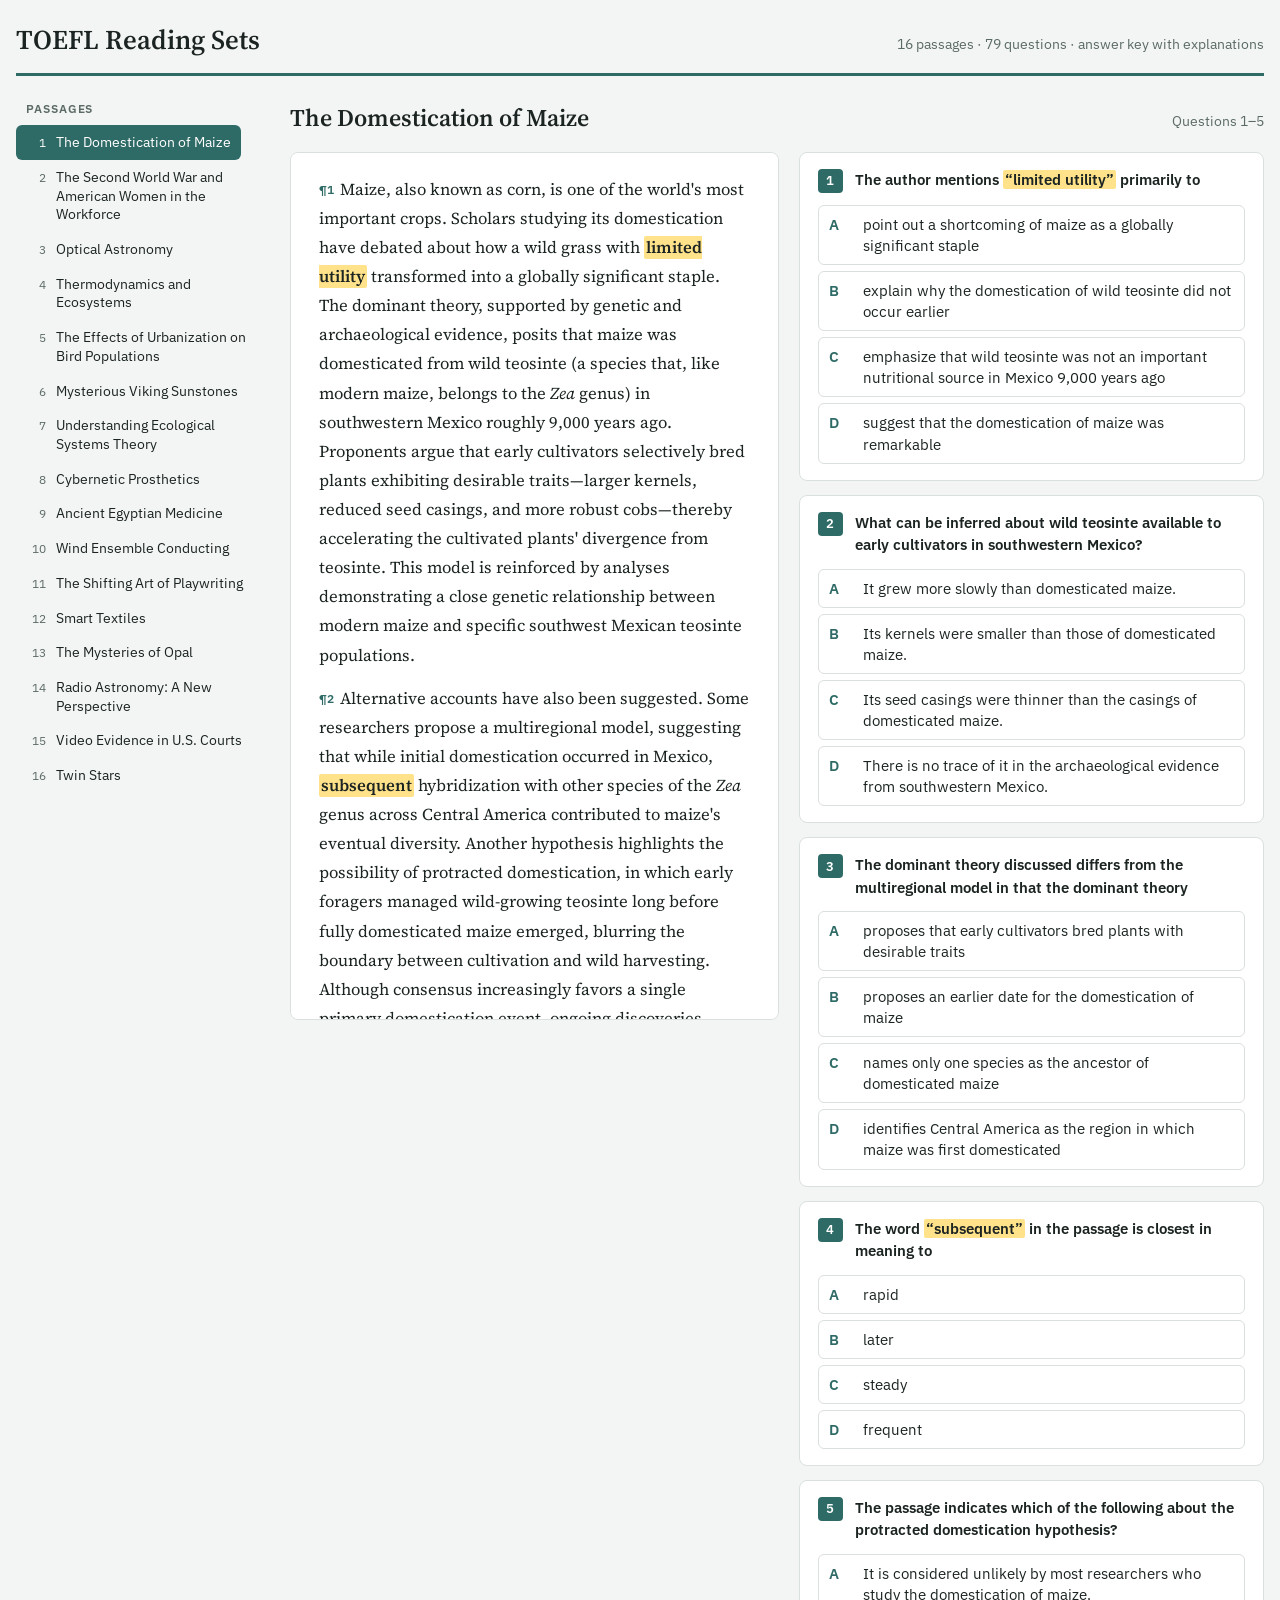
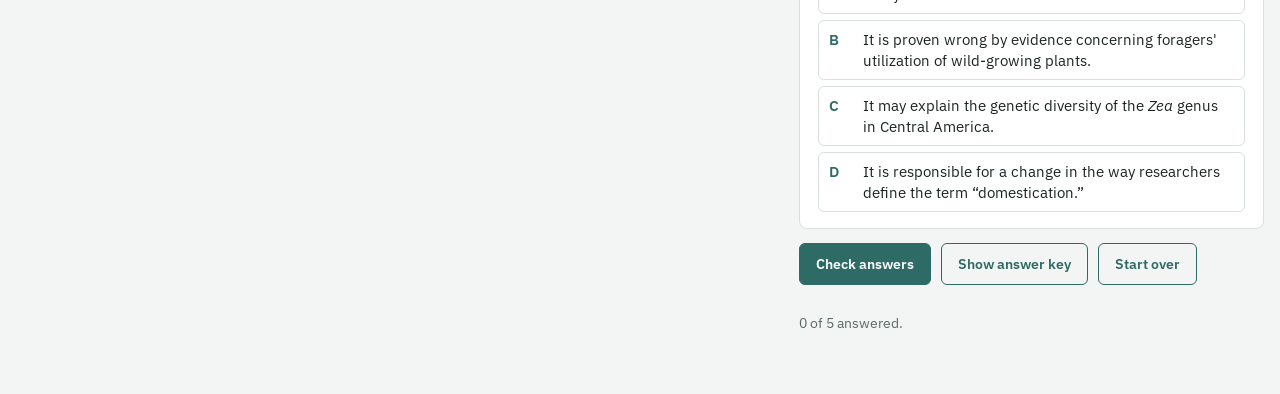
<file: materials/reading-sets.html>
<!doctype html><html><head><meta charset=utf8><meta name=viewport content="width=device-width,initial-scale=1,viewport-fit=cover"><style>:root{color-scheme:light;box-sizing:border-box;padding-top:env(safe-area-inset-top,0px);padding-bottom:env(safe-area-inset-bottom,0px)}html{scroll-padding-top:env(safe-area-inset-top,0px)}body{margin:0;padding:0;font:14px -apple-system,BlinkMacSystemFont,sans-serif;background:#fff;color:#000}img{max-width:100%}[hidden]:not([hidden=until-found i]){display:none!important}</style></head><body>
<title>TOEFL Reading Sets</title>
<meta name="claude:viewport-fit-sides" content="cover">
<link rel="preconnect" href="https://fonts.googleapis.com">
<link rel="stylesheet" href="https://fonts.googleapis.com/css2?family=Source+Serif+4:ital,opsz,wght@0,8..60,400;0,8..60,600;1,8..60,400&family=IBM+Plex+Sans:wght@400;500;600&display=swap">
<style>
/* Layout: set list on the left (desktop) or a picker (phone); passage beside its questions, like the test screen. */
:root{
  --bg:#f3f5f4; --paper:#ffffff; --ink:#1b2422; --muted:#5b6a67; --rule:#d9e0de;
  --accent:#2f6b66; --accent-ink:#ffffff; --accent-soft:#e2efed;
  --mark:#ffe28a; --mark-ink:#1b2422;
  --good:#1d6b3a; --good-bg:#e0f2e6; --bad:#b42318; --bad-bg:#fde8e5;
  --serif:"Source Serif 4", Georgia, "Times New Roman", serif;
  --sans:"IBM Plex Sans", system-ui, -apple-system, "Segoe UI", sans-serif;
}
@media (prefers-color-scheme: dark){:root:not([data-theme="light"]){
  --bg:#111716; --paper:#18201f; --ink:#e4ebe9; --muted:#97a6a3; --rule:#2a3533;
  --accent:#7cc4bb; --accent-ink:#0e1514; --accent-soft:#1d2e2c;
  --mark:#5c4d14; --mark-ink:#fff4cc;
  --good:#86d6a2; --good-bg:#16301f; --bad:#ff9a8a; --bad-bg:#3a1c19; color-scheme:dark}}
:root[data-theme="dark"]{
  --bg:#111716; --paper:#18201f; --ink:#e4ebe9; --muted:#97a6a3; --rule:#2a3533;
  --accent:#7cc4bb; --accent-ink:#0e1514; --accent-soft:#1d2e2c;
  --mark:#5c4d14; --mark-ink:#fff4cc;
  --good:#86d6a2; --good-bg:#16301f; --bad:#ff9a8a; --bad-bg:#3a1c19; color-scheme:dark}
*{box-sizing:border-box}
body{background:var(--bg);color:var(--ink);font-family:var(--sans);font-size:15px;line-height:1.5}
.shell{max-width:1320px;margin:0 auto;padding-block:20px 48px;padding-left:max(16px,env(safe-area-inset-left,0px));padding-right:max(16px,env(safe-area-inset-right,0px));display:grid;grid-template-columns:250px minmax(0,1fr);gap:24px;align-items:start}
header.top{grid-column:1/-1;display:flex;flex-wrap:wrap;align-items:baseline;justify-content:space-between;gap:8px 16px;border-bottom:3px solid var(--accent);padding-bottom:12px}
header.top h1{font-family:var(--serif);font-weight:600;font-size:1.7rem;margin:0;text-wrap:balance}
header.top p{margin:0;color:var(--muted);font-size:.9rem}
nav.sets{position:sticky;top:calc(env(safe-area-inset-top,0px) + 16px);display:grid;gap:2px;max-height:calc(100vh - 40px);overflow:auto;padding-right:4px}
nav.sets .label{font-size:.72rem;font-weight:600;letter-spacing:.08em;text-transform:uppercase;color:var(--muted);margin:0 0 6px 10px}
nav.sets button{all:unset;cursor:pointer;display:grid;grid-template-columns:auto 1fr;gap:10px;align-items:baseline;padding:8px 10px;border-radius:6px;color:var(--ink);font-size:.9rem;line-height:1.3}
nav.sets button .num{font-variant-numeric:tabular-nums;color:var(--muted);font-size:.78rem;width:1.6em;text-align:right}
nav.sets button:hover{background:var(--accent-soft)}
nav.sets button[aria-current="true"]{background:var(--accent);color:var(--accent-ink)}
nav.sets button[aria-current="true"] .num{color:var(--accent-ink)}
nav.sets button .done{grid-column:2;font-size:.75rem;opacity:.85}
nav.sets button:focus-visible,.opt:focus-visible,.btn:focus-visible,select:focus-visible{outline:2px solid var(--accent);outline-offset:2px}
.picker{display:none}
main{min-width:0;display:grid;gap:16px}
.setbar{display:flex;flex-wrap:wrap;gap:8px 16px;align-items:baseline;justify-content:space-between}
.setbar h2{font-family:var(--serif);font-size:1.5rem;font-weight:600;margin:0;text-wrap:balance}
.setbar .meta{color:var(--muted);font-size:.85rem;font-variant-numeric:tabular-nums}
.cols{display:grid;grid-template-columns:minmax(0,1.05fr) minmax(0,1fr);gap:20px;align-items:start}
.passage{background:var(--paper);border:1px solid var(--rule);border-radius:8px;padding:22px clamp(16px,3vw,28px);position:sticky;top:calc(env(safe-area-inset-top,0px) + 16px);max-height:calc(100vh - 32px);overflow:auto;min-width:0}
.passage p{font-family:var(--serif);font-size:1.04rem;line-height:1.75;margin:0 0 14px;max-width:68ch}
.passage p:last-child{margin-bottom:0}
.passage .pn{font-family:var(--sans);font-size:.72rem;font-weight:600;color:var(--accent);margin-right:6px;vertical-align:1px}
mark{background:var(--mark);color:var(--mark-ink);padding:0 2px;border-radius:2px;font-weight:600}
.sq{font-family:var(--sans);font-size:.78rem;font-weight:600;color:var(--accent);background:var(--accent-soft);padding:1px 6px;border-radius:3px;white-space:nowrap}
.qs{display:grid;gap:14px;min-width:0}
.q{background:var(--paper);border:1px solid var(--rule);border-radius:8px;padding:16px 18px;display:grid;gap:12px}
.q .stem{display:grid;grid-template-columns:auto 1fr;gap:12px;align-items:start;font-weight:600}
.q .badge{background:var(--accent);color:var(--accent-ink);font-size:.8rem;font-weight:600;min-width:2em;height:1.9em;display:grid;place-items:center;border-radius:4px;font-variant-numeric:tabular-nums}
.q .stem em{font-family:var(--serif);font-weight:400}
.opts{display:grid;gap:6px}
.opt{all:unset;cursor:pointer;display:grid;grid-template-columns:1.6em 1fr;gap:10px;align-items:start;padding:8px 10px;border:1px solid var(--rule);border-radius:6px;font-size:.94rem;line-height:1.4}
.opt .l{font-weight:600;color:var(--accent);font-variant-numeric:tabular-nums}
.opt:hover{border-color:var(--accent)}
.opt[aria-pressed="true"]{border-color:var(--accent);background:var(--accent-soft)}
.checked .opt{cursor:default}
.checked .opt.right{border-color:var(--good);background:var(--good-bg)}
.checked .opt.right .l{color:var(--good)}
.checked .opt.wrong{border-color:var(--bad);background:var(--bad-bg)}
.checked .opt.wrong .l{color:var(--bad)}
.verdict{font-size:.82rem;font-weight:600}
.verdict.ok{color:var(--good)} .verdict.no{color:var(--bad)}
.why{border-top:1px solid var(--rule);padding-top:10px;font-size:.9rem;display:grid;gap:6px}
.why em{font-family:var(--serif)}
.why ul{margin:0;padding-left:1.1em;display:grid;gap:3px;color:var(--ink)}
.actions{display:flex;flex-wrap:wrap;gap:10px;align-items:center}
.btn{all:unset;cursor:pointer;padding:9px 16px;border-radius:6px;font-weight:600;font-size:.9rem;border:1px solid var(--accent);color:var(--accent)}
.btn.primary{background:var(--accent);color:var(--accent-ink)}
.btn[disabled]{opacity:.45;cursor:not-allowed}
.score{font-weight:600;font-variant-numeric:tabular-nums}
.hint{color:var(--muted);font-size:.85rem}
@media (max-width:1000px){.cols{grid-template-columns:minmax(0,1fr)}.passage{position:static;max-height:none}}
@media (max-width:760px){
  .shell{grid-template-columns:minmax(0,1fr)}
  nav.sets{display:none}
  .picker{display:grid;gap:4px}
  .picker label{font-size:.72rem;font-weight:600;letter-spacing:.08em;text-transform:uppercase;color:var(--muted)}
  .picker{min-width:0}
  .picker select{width:100%;min-width:0;font:inherit;padding:9px 10px;border:1px solid var(--rule);border-radius:6px;background:var(--paper);color:var(--ink);max-width:100%}
}
@media (prefers-reduced-motion:no-preference){.opt,nav.sets button{transition:background-color .15s,border-color .15s}}
</style>
<div class="shell">
  <header class="top">
    <h1>TOEFL Reading Sets</h1>
    <p id="summary"></p>
  </header>
  <nav class="sets" aria-label="Reading sets"><p class="label">Passages</p><div id="setlist"></div></nav>
  <main>
    <div class="picker"><label for="setpick">Passage</label><select id="setpick"></select></div>
    <div class="setbar"><h2 id="settitle"></h2><span class="meta" id="setmeta"></span></div>
    <div class="cols">
      <article class="passage" id="passage" aria-label="Passage"></article>
      <section class="qs" aria-label="Questions">
        <div id="questions" class="qs"></div>
        <div class="actions">
          <button class="btn primary" id="check" type="button">Check answers</button>
          <button class="btn" id="reveal" type="button">Show answer key</button>
          <button class="btn" id="reset" type="button">Start over</button>
          <span class="score" id="score" aria-live="polite"></span>
        </div>
        <p class="hint" id="hint">Choose one answer for each question, then check your answers.</p>
      </section>
    </div>
  </main>
</div>
<script>
const SETS = [{"title": "The Domestication of Maize", "offset": 0, "paras": ["Maize, also known as corn, is one of the world's most important crops. Scholars studying its domestication have debated about how a wild grass with <mark>limited utility<\/mark> transformed into a globally significant staple. The dominant theory, supported by genetic and archaeological evidence, posits that maize was domesticated from wild teosinte (a species that, like modern maize, belongs to the <i>Zea<\/i> genus) in southwestern Mexico roughly 9,000 years ago. Proponents argue that early cultivators selectively bred plants exhibiting desirable traits—larger kernels, reduced seed casings, and more robust cobs—thereby accelerating the cultivated plants' divergence from teosinte. This model is reinforced by analyses demonstrating a close genetic relationship between modern maize and specific southwest Mexican teosinte populations.", "Alternative accounts have also been suggested. Some researchers propose a multiregional model, suggesting that while initial domestication occurred in Mexico, <mark>subsequent<\/mark> hybridization with other species of the <i>Zea<\/i> genus across Central America contributed to maize's eventual diversity. Another hypothesis highlights the possibility of protracted domestication, in which early foragers managed wild-growing teosinte long before fully domesticated maize emerged, blurring the boundary between cultivation and wild harvesting. Although consensus increasingly favors a single primary domestication event, ongoing discoveries continue to refine our understanding of one of the world's most transformative crops."], "questions": [{"n": 1, "stem": "The author mentions <mark>“limited utility”<\/mark> primarily to", "options": ["point out a shortcoming of maize as a globally significant staple", "explain why the domestication of wild teosinte did not occur earlier", "emphasize that wild teosinte was not an important nutritional source in Mexico 9,000 years ago", "suggest that the domestication of maize was remarkable"], "answer": "D", "why": "The author contrasts a wild grass with <em>“limited utility”<\/em> with <em>“a globally significant staple.”<\/em> The contrast shows how surprising the transformation was.", "others": ["<b>A:<\/b> “limited utility” describes the wild grass, not maize.", "<b>B, C:<\/b> the passage says nothing about timing or nutrition."]}, {"n": 2, "stem": "What can be inferred about wild teosinte available to early cultivators in southwestern Mexico?", "options": ["It grew more slowly than domesticated maize.", "Its kernels were smaller than those of domesticated maize.", "Its seed casings were thinner than the casings of domesticated maize.", "There is no trace of it in the archaeological evidence from southwestern Mexico."], "answer": "B", "why": "Early cultivators selected plants with <em>“larger kernels,”<\/em> so wild teosinte must have had smaller ones.", "others": ["<b>C:<\/b> the opposite is true. Cultivators selected <em>“reduced seed casings,”<\/em> so teosinte's casings were bigger or thicker.", "<b>A:<\/b> growth speed is not mentioned.", "<b>D:<\/b> contradicts the passage. The dominant theory is <em>“supported by… archaeological evidence.”<\/em>"]}, {"n": 3, "stem": "The dominant theory discussed differs from the multiregional model in that the dominant theory", "options": ["proposes that early cultivators bred plants with desirable traits", "proposes an earlier date for the domestication of maize", "names only one species as the ancestor of domesticated maize", "identifies Central America as the region in which maize was first domesticated"], "answer": "C", "why": "The dominant theory traces maize to wild teosinte alone. The multiregional model adds <em>“hybridization with other species of the Zea genus.”<\/em>", "others": ["<b>A:<\/b> selective breeding is not what separates the two models.", "<b>B:<\/b> no different date is given for the multiregional model.", "<b>D:<\/b> both models place the first domestication in Mexico. Central America is only where later hybridization happened."]}, {"n": 4, "stem": "The word <mark>“subsequent”<\/mark> in the passage is closest in meaning to", "options": ["rapid", "later", "steady", "frequent"], "answer": "B", "why": "<mark>Subsequent<\/mark> hybridization happened after the initial domestication in Mexico, so it means “later” or “following.”", "others": []}, {"n": 5, "stem": "The passage indicates which of the following about the protracted domestication hypothesis?", "options": ["It is considered unlikely by most researchers who study the domestication of maize.", "It is proven wrong by evidence concerning foragers' utilization of wild-growing plants.", "It may explain the genetic diversity of the <i>Zea<\/i> genus in Central America.", "It is responsible for a change in the way researchers define the term “domestication.”"], "answer": "A", "why": "After presenting the alternative accounts, the author writes: <em>“Although consensus increasingly favors a single primary domestication event…”<\/em> Most researchers therefore prefer the dominant theory over these alternatives.", "others": ["<b>B:<\/b> nothing proves the hypothesis wrong.", "<b>C:<\/b> diversity in Central America is linked to the multiregional model, not to protracted domestication.", "<b>D:<\/b> the hypothesis <em>“blurs the boundary”<\/em> between cultivation and harvesting, but the passage never says researchers changed the definition of domestication."]}]}, {"title": "The Second World War and American Women in the Workforce", "offset": 0, "paras": ["The Second World War created an <mark>acute<\/mark> labor shortage in the United States as millions of men entered military service, forcing factories, shipyards, and aircraft plants to seek new workers. In response, women were recruited into industrial jobs such as <mark>welding aircraft frames, assembling munitions, and operating heavy machinery<\/mark>—work that had previously been performed almost entirely by men. By 1945, women made up roughly 37 percent of the civilian labor force, an increase of about six million workers since 1940. Government campaigns framed this shift as both patriotic and temporary.", "Historians debate the significance of this wartime transformation. Some argue that women's employment marked a lasting break with traditional gender roles, as women demonstrated their ability to perform skilled industrial labor. While the war did not produce immediate equality, they argue it helped lay the groundwork for later movements advocating equal pay and broader access to skilled occupations in the decades that followed.", "Others stress the short-lived nature of the change. When the war ended and men returned home, defense contracts were canceled and women were often dismissed. Female labor-force participation fell sharply in 1945 and 1946, approaching prewar levels as many women were encouraged—or required—to leave their jobs."], "questions": [{"n": 1, "stem": "The word <mark>“acute”<\/mark> in the passage is closest in meaning to", "options": ["unexpected", "unwelcome", "severe", "growing"], "answer": "C", "why": "An <mark>acute<\/mark> shortage is a serious, intense one. Millions of men left for the military, so factories urgently needed workers.", "others": ["<b>A, D:<\/b> the passage says nothing about the shortage being sudden or gradually increasing."]}, {"n": 2, "stem": "Why does the author mention <mark>“welding aircraft frames, assembling munitions, and operating heavy machinery”<\/mark>?", "options": ["To acknowledge that certain kinds of work required specialized training", "To draw attention to the sectors with the greatest labor shortages", "To support the claim that 37 percent of the labor force worked in war industries", "To indicate the kinds of work that women began to perform during the Second World War"], "answer": "D", "why": "The phrase gives examples of the <em>“industrial jobs”<\/em> women were recruited into, work <em>“previously… performed almost entirely by men.”<\/em>", "others": ["<b>A:<\/b> training is not discussed.", "<b>B:<\/b> the shortages are described across factories, shipyards and aircraft plants, not ranked by sector.", "<b>C:<\/b> the 37 percent refers to the whole civilian labor force, not to these jobs."]}, {"n": 3, "stem": "What does the passage suggest about the government's attitude toward women performing industrial labor?", "options": ["The government did not believe that women could perform industrial work as well as men.", "The government expected women to work only during a brief period when men were unavailable.", "The government was concerned that women were not fulfilling their patriotic duties.", "The government began to send women back home in 1944 when the end of the war was in sight."], "answer": "B", "why": "Government campaigns framed the shift as <em>“both patriotic and temporary.”<\/em> “Temporary” shows the government saw women's work as a wartime measure.", "others": ["<b>A:<\/b> the passage never says the government doubted women's abilities.", "<b>C:<\/b> the opposite: the campaigns presented women's work as patriotic.", "<b>D:<\/b> no date of 1944 is mentioned. Women were dismissed when the war ended."]}, {"n": 4, "stem": "What is the nature of the debate among historians mentioned in the passage?", "options": ["Some historians emphasize the lasting effects of women's wartime employment, while others see it as a short-lived phenomenon.", "Some historians argue that the Second World War benefited women, while most historians point to the hardships experienced by women during the war.", "Some historians criticize women for participating in war industries, while others praise them for their patriotism and bravery.", "Some historians highlight the gains women achieved in the 1940s, while others stress the continuity of traditional gender roles during the war period."], "answer": "A", "why": "Paragraph 2 presents historians who see <em>“a lasting break with traditional gender roles”<\/em>; paragraph 3 presents those who <em>“stress the short-lived nature of the change.”<\/em>", "others": ["<b>B:<\/b> the debate is not about hardships during the war, and “most historians” is unsupported.", "<b>C:<\/b> no historian criticizes women.", "<b>D:<\/b> the second group focuses on what happened after the war, not on traditional roles during it."]}, {"n": 5, "stem": "The passage suggests that which of the following was a result of the end of the war?", "options": ["Women were shifted into different industries after defense contracts ended.", "Men replaced women in many industrial jobs.", "Women gladly gave up their jobs to return to their families.", "Employers lowered the pay of women."], "answer": "B", "why": "When the war ended, <em>“men returned home”<\/em> and <em>“women were often dismissed,”<\/em> so men took back the industrial jobs.", "others": ["<b>A:<\/b> the passage says women left the workforce, not that they moved to other industries.", "<b>C:<\/b> contradicts the passage. Women were <em>“encouraged—or required—to leave”<\/em>; nothing says they did so gladly.", "<b>D:<\/b> pay is not mentioned."]}]}, {"title": "Optical Astronomy", "offset": 0, "paras": ["Optical astronomy, the study of celestial objects through visible light, has been revolutionized by adaptive optics, first developed in the late 1980s. <span class=\"sq\">■ A<\/span> This technology, which allows ground-based telescopes at observatories to counteract atmospheric distortion, has enabled astronomers to observe the cosmos with exceptional clarity. Light waves from distant stars travel through Earth’s atmosphere, creating a shimmering effect that distorts them. <span class=\"sq\">■ B<\/span> Adaptive optics corrects these distortions in real time using a system of deformable mirrors controlled by computer algorithms. <span class=\"sq\">■ C<\/span> The mirrors can change shape rapidly to counteract the distortion, with the algorithms calculating the needed adjustments thousands of times per second. <span class=\"sq\">■ D<\/span>", "However, the technology is not without controversy. Some argue that the energy consumption of adaptive optics contributes significantly to observatories’ carbon footprints. Yet, proponents counter that the potential discoveries outweigh environmental concerns, citing recent breakthroughs in identifying exoplanets potentially hospitable to life.", "The debate highlights the complexities of balancing scientific advancement with environmental <mark>stewardship<\/mark>. Some researchers are actively exploring the use of solar panels and wind turbines to power these observatories, especially for daytime operations. Others are trying to <mark>optimize algorithms<\/mark> to reduce unnecessary computations and the need for constant high-speed corrections."], "questions": [{"n": 1, "stem": "What can be inferred from the passage about the capabilities of optical astronomy <u>before<\/u> the late 1980s?", "options": ["Images of celestial objects from ground-based telescopes were often unclear.", "Astronomers used adaptive optics to distort light waves.", "Astronomers used the shimmering effect to find distant stars.", "Telescopes used deformable mirrors to see farther into space."], "answer": "A", "why": "Adaptive optics, developed in the late 1980s, <em>“enabled astronomers to observe the cosmos with exceptional clarity”<\/em> by correcting atmospheric distortion. Before it, images were distorted by the shimmering effect.", "others": ["<b>B:<\/b> adaptive optics corrects distortion; it didn't exist before the late 1980s.", "<b>C:<\/b> the shimmering effect is a problem, not a tool.", "<b>D:<\/b> deformable mirrors are part of adaptive optics, so they came later."]}, {"n": 2, "stem": "How do proponents of adaptive optics counter criticism of the technology?", "options": ["The observatories that use the technology have a lower carbon footprint than the critics maintain.", "The usefulness of the technology is more important than its drawbacks.", "The technology is only in its early stages and will improve over time.", "The negative effects of the technology are localized and not globally significant."], "answer": "B", "why": "Proponents say <em>“the potential discoveries outweigh environmental concerns.”<\/em>", "others": ["<b>A:<\/b> they don't deny the carbon footprint.", "<b>C, D:<\/b> neither argument appears in the passage."]}, {"n": 3, "stem": "The word <mark>“stewardship”<\/mark> in the passage is closest in meaning to", "options": ["supervision", "achievement", "enthusiasm", "design"], "answer": "A", "why": "Environmental <mark>stewardship<\/mark> is the responsible care and management of the environment. Of the four options, “supervision” (overseeing and managing) is closest.", "others": []}, {"n": 4, "stem": "Why does the author mention attempts to <mark>optimize algorithms<\/mark>?", "options": ["To give an example of how observatories could cut costs", "To suggest that current algorithms still contain some errors when adjusting mirrors", "To provide an example of how adaptive optics continues to evolve", "To show one way researchers are trying to reduce observatories’ energy consumption"], "answer": "D", "why": "Paragraph 3 lists two responses to the energy debate: renewable power and <em>“optimize algorithms to reduce unnecessary computations.”<\/em> Fewer computations mean less energy.", "others": ["<b>A:<\/b> costs are not mentioned.", "<b>B:<\/b> nothing says the algorithms make errors.", "<b>C:<\/b> the paragraph is about the environmental debate, not about the technology's development in general."]}, {"n": 5, "stem": "There are four locations [■] in the passage that indicate where the following sentence could be added.<br><br><em>To understand this phenomenon, imagine looking through the heat waves seen over hot asphalt or desert sand.<\/em><br><br>Where would the sentence best fit?", "options": ["Location A", "Location B", "Location C", "Location D"], "answer": "B", "why": "“This phenomenon” must refer back to <em>“a shimmering effect that distorts them,”<\/em> which comes right before B. Heat waves over asphalt are an everyday example of the same shimmering.", "others": ["<b>A:<\/b> the shimmering effect hasn't been mentioned yet.", "<b>C, D:<\/b> the sentence would interrupt the explanation of how the mirrors correct the distortion."]}]}, {"title": "Thermodynamics and Ecosystems", "offset": 0, "paras": ["When students first encounter the laws of thermodynamics, educators often rely on simplified analogies—billiard balls, falling stones—to convey foundational principles. Yet these laws extend far beyond mechanical systems, offering a powerful framework for interpreting complex phenomena such as energy flow in ecosystems. The first law, which asserts that energy cannot be created or destroyed but only transformed, is clearly exemplified in nature: <mark>sunlight becomes chemical energy<\/mark> via photosynthesis, which fuels plants, then herbivores and, ultimately, carnivores. This cascading energy transfer underscores the conservation principle while revealing the intricate interdependence among trophic (food chain) levels, with each organism depending on the energy efficiency of those occupying the level below.", "In contrast, the second law—which states that entropy, or disorder, tends to increase—illuminates why ecosystems evolve toward less efficient energy use. While simple organisms at the base of the food chain convert energy with relative efficiency, larger animals lose much of their energy intake. This <mark>disparity<\/mark> is not merely a biological curiosity; it reflects a fundamental thermodynamic constraint. As ecosystems mature, energy becomes increasingly fragmented and less available for productive work. Exceptions exist—some top predators exhibit surprising metabolic efficiency—but the general trend remains: Complexity breeds energy loss."], "questions": [{"n": 1, "stem": "Identify the sentence in paragraph 1 that introduces the idea that thermodynamics has implications that the reader may not expect.", "options": ["When students first encounter the laws of thermodynamics, educators often rely on simplified analogies—billiard balls, falling stones—to convey foundational principles.", "Yet these laws extend far beyond mechanical systems, offering a powerful framework for interpreting complex phenomena such as energy flow in ecosystems.", "The first law, which asserts that energy cannot be created or destroyed but only transformed, is clearly exemplified in nature: sunlight becomes chemical energy via photosynthesis, which fuels plants, then herbivores and, ultimately, carnivores.", "This cascading energy transfer underscores the conservation principle while revealing the intricate interdependence among trophic (food chain) levels, with each organism depending on the energy efficiency of those occupying the level below."], "answer": "B", "why": "The signal word <em>“Yet”<\/em> contrasts the simple classroom analogies with the surprising reach of thermodynamics: it also explains <em>“energy flow in ecosystems.”<\/em>", "others": ["<b>A:<\/b> describes how thermodynamics is usually taught, which the reader would expect.", "<b>C, D:<\/b> develop the idea with an example; they don't introduce it."]}, {"n": 2, "stem": "Why does the author note that <mark>“sunlight becomes chemical energy”<\/mark>?", "options": ["To illustrate the claim that educators rely on simple analogies when teaching thermodynamics", "To challenge the idea that thermodynamics offers a way of understanding complex phenomena", "To provide an example of increasing entropy in a biological system", "To show how the first law of thermodynamics is applicable to food chains"], "answer": "D", "why": "The first law is <em>“clearly exemplified in nature”<\/em>: energy passes from sunlight to plants, herbivores and carnivores, changing form but never disappearing.", "others": ["<b>A:<\/b> the classroom analogies are billiard balls and falling stones.", "<b>B:<\/b> the example supports that idea; it doesn't challenge it.", "<b>C:<\/b> entropy belongs to the second law, discussed in paragraph 2."]}, {"n": 3, "stem": "According to the passage, what principle explains the trend toward less efficient energy use in ecosystems?", "options": ["Smaller systems tend to combine into larger ones.", "As entropy increases, less energy is available for work.", "Energy is never lost but takes on many different forms.", "Top predators are vulnerable to changes in an ecosystem."], "answer": "B", "why": "The second law <em>“illuminates why ecosystems evolve toward less efficient energy use”<\/em>, and as ecosystems mature, energy becomes <em>“less available for productive work.”<\/em>", "others": ["<b>A, D:<\/b> not stated in the passage.", "<b>C:<\/b> this is the first law; it doesn't explain the loss of efficiency."]}, {"n": 4, "stem": "The word <mark>“disparity”<\/mark> in the passage is closest in meaning to", "options": ["tendency", "difference", "comparison", "conclusion"], "answer": "B", "why": "The <mark>disparity<\/mark> is the gap between simple organisms, which convert energy efficiently, and larger animals, which lose much of theirs.", "others": ["<b>C:<\/b> a comparison is how you notice a difference; it isn't the difference itself."]}, {"n": 5, "stem": "What does the passage suggest about top predators?", "options": ["They are the most complex organisms in an ecosystem.", "They are metabolically more efficient than their prey.", "Their metabolic efficiency depends on their habitat.", "They use up their energy more slowly as they mature."], "answer": "B", "why": "Larger animals usually lose much of their energy intake, yet <em>“some top predators exhibit surprising metabolic efficiency.”<\/em> They are an exception to the trend that efficiency drops up the food chain.", "others": ["<b>A:<\/b> “complexity” in the passage describes maturing ecosystems, not individual organisms.", "<b>C, D:<\/b> habitat and maturing predators are not mentioned.", "<b>Note:<\/b> the passage says <i>some<\/i> top predators, while B generalizes to all of them. B is the best option, but expect questions about this item."]}]}, {"title": "The Effects of Urbanization on Bird Populations", "offset": 0, "paras": ["Urbanization has had a profound impact on bird populations worldwide. As cities expand, natural habitats are replaced with buildings, roads, and other infrastructure. This leads to a significant reduction in the availability of nesting sites and food sources for birds.", "Some species, such as <mark>pigeons and sparrows<\/mark>, have adapted well to urban environments, taking advantage of the new resources and structures. However, many other species struggle to survive in these altered landscapes. Therefore, it is imperative to find solutions that help birds adapt to city life. One notable effect of urbanization is the change in bird song. Birds living in cities often sing at higher pitches and volumes than their rural counterparts. This adaptation helps them communicate over the noise of traffic and human activity. Additionally, the artificial lighting in cities can disrupt the natural circadian (daily time-related) rhythms of birds, affecting their breeding and feeding behaviors.", "Conservationists are working to <mark>mitigate<\/mark> the negative effects of urbanization on birds. Initiatives such as creating urban green spaces, constructing bird-friendly buildings, and reducing light pollution are being implemented. These efforts aim to create a more hospitable environment for birds, allowing them to coexist with humans in urban settings."], "questions": [{"n": 1, "stem": "The word <mark>“mitigate”<\/mark> in the passage is closest in meaning to", "options": ["understand", "analyze", "communicate", "reduce"], "answer": "D", "why": "Conservationists want to <mark>mitigate<\/mark>, or lessen, <em>“the negative effects of urbanization.”<\/em> The initiatives that follow all aim to make those effects smaller.", "others": []}, {"n": 2, "stem": "Which of the following is <u>not<\/u> mentioned as an effect of urbanization on birds in the passage?", "options": ["Reduced availability of nesting sites", "Changes in bird song", "Increased food sources", "Disrupted circadian rhythms"], "answer": "C", "why": "The passage says the opposite: urbanization causes <em>“a significant reduction in the availability of nesting sites and food sources.”<\/em>", "others": ["<b>A:<\/b> paragraph 1, “reduction in the availability of nesting sites.”", "<b>B:<\/b> paragraph 2, “the change in bird song.”", "<b>D:<\/b> paragraph 2, lighting “can disrupt the natural circadian… rhythms.”", "<b>Watch out:<\/b> pigeons and sparrows use “new resources,” but that applies to a few species and is not an increase in food overall."]}, {"n": 3, "stem": "Why does the author mention <mark>pigeons and sparrows<\/mark>?", "options": ["To identify birds that struggle to survive in urban environments", "To give examples of birds that have adjusted to living in urban settings", "To highlight the diversity of urban bird species", "To suggest that all birds can adapt to cities"], "answer": "B", "why": "The author introduces them as species that <em>“have adapted well to urban environments.”<\/em>", "others": ["<b>A:<\/b> the opposite. Struggling species are mentioned in the next sentence.", "<b>C:<\/b> diversity is not the point.", "<b>D:<\/b> the passage says <em>“many other species struggle,”<\/em> so not all birds adapt."]}, {"n": 4, "stem": "What is one initiative mentioned in the passage to help birds in urban areas?", "options": ["Introducing new bird species to urban areas", "Providing human-made food sources to birds", "Creating urban green spaces", "Decreasing the amount of noise made by traffic"], "answer": "C", "why": "Paragraph 3 lists three initiatives: <em>“creating urban green spaces, constructing bird-friendly buildings, and reducing light pollution.”<\/em>", "others": ["<b>D:<\/b> traffic noise is mentioned in connection with bird song, but reducing it is not listed as an initiative.", "<b>A, B:<\/b> not mentioned."]}, {"n": 5, "stem": "What can be inferred about the impact artificial lighting in cities has on birds?", "options": ["It disrupts the natural behaviors of birds.", "It allows birds to find food at night.", "It helps birds to adapt to urban environments.", "It increases the population of urban birds."], "answer": "A", "why": "Artificial lighting <em>“can disrupt the natural circadian… rhythms of birds, affecting their breeding and feeding behaviors.”<\/em>", "others": ["<b>B, C, D:<\/b> lighting is presented only as a problem, and conservationists work to reduce light pollution.", "<b>Note:<\/b> the question says “inferred,” but A is stated almost word for word in the passage."]}]}, {"title": "Mysterious Viking Sunstones", "offset": 10, "paras": ["The Vikings, seafaring warriors from Scandinavia, are believed to have navigated their ships with remarkable precision across the North Atlantic during the medieval period (about 500–1500 C.E.). <span class=\"sq\">■ A<\/span> One key to their navigational success may have been the use of so-called “sunstones,” as described in Icelandic sagas (medieval Icelandic texts). Some argue the sagas’ content is mythical, while others suggest these stones were real tools used by the Vikings, probably crystals, such as Iceland spar.", "Iceland spar is a transparent variety of calcite that possesses unique optical properties. <span class=\"sq\">■ B<\/span> It polarizes light by splitting light into two beams, creating a double image when the stone is held up to the sky. By rotating the crystal, the Vikings could determine the location of the sun in the sky on cloudy days, which would help them maintain their course. <span class=\"sq\">■ C<\/span> However, evidence of actual sunstone use remains scarce.", "Archaeologists have yet to uncover these stones in the remains of Viking settlements or ships. But an Iceland spar sunstone was recovered from <mark>a ship that sank in 1592<\/mark>, suggesting that this navigational tool was indeed used for quite some time. <span class=\"sq\">■ D<\/span> The theoretical use of sunstones remains a fascinating example of Viking <mark>ingenuity<\/mark>."], "questions": [{"n": 11, "stem": "Why does debate continue about the sunstones mentioned in Icelandic sagas?", "options": ["The sagas describe other uses for sunstones.", "Archaeologists have not found any such stones when examining Viking sites.", "Research indicates that sunstones are not actually an effective navigation tool.", "Researchers suspect that sunstones were not easy to obtain in the medieval period."], "answer": "B", "why": "Evidence <em>“remains scarce”<\/em>: archaeologists <em>“have yet to uncover these stones in the remains of Viking settlements or ships.”<\/em>", "others": ["<b>A, D:<\/b> not mentioned.", "<b>C:<\/b> the passage explains how the stones could work; it never says they were ineffective."]}, {"n": 12, "stem": "In what way was Iceland spar useful to Vikings?", "options": ["It helped them predict when clouds would disappear.", "It was used as a tool to help maintain ships.", "It helped them figure out where the sun was when it could not be seen.", "It was used to improve seafarers’ vision."], "answer": "C", "why": "By rotating the crystal, Vikings <em>“could determine the location of the sun in the sky on cloudy days.”<\/em>", "others": ["<b>A:<\/b> it located the sun behind clouds; it didn't predict the weather.", "<b>B:<\/b> “maintain their course” is about direction, not ship repair. A tempting trap with the word “maintain.”", "<b>D:<\/b> it created a double image of the sky; it didn't improve eyesight."]}, {"n": 13, "stem": "Why does the author mention <mark>a ship that sank in 1592<\/mark>?", "options": ["To explain how Elizabethans refined a technology invented by Vikings", "To support the theory that Vikings used Iceland spar for navigation", "To give an example of a more modern navigational tool", "To provide information about archaeological methods"], "answer": "B", "why": "Since no stones have been found at Viking sites, the 1592 find is the only physical evidence that Iceland spar was used for navigation, <em>“suggesting that this navigational tool was indeed used for quite some time.”<\/em>", "others": ["<b>A:<\/b> the passage never mentions Elizabethans or any improvement to the technology.", "<b>C:<\/b> the stone was the same kind of tool, not a more modern one.", "<b>D:<\/b> archaeological methods are not discussed."]}, {"n": 14, "stem": "The word <mark>“ingenuity”<\/mark> in the passage is closest in meaning to", "options": ["education", "cleverness", "luck", "fame"], "answer": "B", "why": "<mark>Ingenuity<\/mark> is the quality of being inventive and clever. Using a crystal to find a hidden sun is an example of it.", "others": []}, {"n": 15, "stem": "There are four locations [■] in the passage that indicate where the following sentence could be added.<br><br><em>This is all the more remarkable considering the lack of technology at the time.<\/em><br><br>Where would the sentence best fit?", "options": ["Location A", "Location B", "Location C", "Location D"], "answer": "A", "why": "“This is all the more remarkable” must follow something remarkable: the Vikings navigated <em>“with remarkable precision”<\/em> in the medieval period. “The lack of technology at the time” links to “medieval.”", "others": ["<b>B, C:<\/b> the sentence would break the explanation of how Iceland spar works.", "<b>D:<\/b> follows a point about a ship from 1592, not about Viking skill."]}]}, {"title": "Understanding Ecological Systems Theory", "offset": 0, "paras": ["Ecological Systems Theory, introduced by Urie Bronfenbrenner, revolutionized our perception of human psychological development. <span class=\"sq\">■ A<\/span> It posits that individuals are shaped by interactions among multiple overlapping environmental systems. <span class=\"sq\">■ B<\/span> This theory reshaped developmental research, offering a multi-faceted lens that surpasses earlier, linear models. <span class=\"sq\">■ C<\/span> By considering the dynamic interplay between a person and their environment, it highlights the multifactorial nature of psychological growth. <span class=\"sq\">■ D<\/span>", "The theory delineates several environmental layers, beginning with the microsystem, which refers to the institutions and groups that most directly impact the child’s development, such as family and school. The mesosystem encompasses the relationships among the microsystems, such as the impact of <mark>a teacher’s communication with parents<\/mark> on a child’s education. Beyond these, the exosystem consists of indirect influences like a parent’s workplace stress <mark>subtly affecting<\/mark> the home environment. The macrosystem, encompassing broader cultural and societal contexts, frames these interactions with underlying norms and policies.", "While Bronfenbrenner’s model offers an intricate framework, it is not without critique. Some argue that the model underestimates the role of technology, which has created virtual microsystems that transcend geographical limits. Despite these critiques, the theory remains influential in fields ranging from education to public policy, prompting continuous exploration of its implications."], "questions": [{"n": 1, "stem": "The passage suggests that criticisms of Bronfenbrenner’s model call for which of the following?", "options": ["Its replacement with a less intricate framework", "Its modification to include virtual interactions", "Its replacement with a model that gives greater consideration to geographical boundaries", "Its exclusion from fields such as education and public policy"], "answer": "B", "why": "Critics say the model <em>“underestimates the role of technology, which has created virtual microsystems.”<\/em> The fix is to add those virtual interactions, not to throw the model away.", "others": ["<b>A:<\/b> no one asks for a simpler framework.", "<b>C:<\/b> the opposite. Virtual microsystems <em>“transcend geographical limits.”<\/em>", "<b>D:<\/b> the theory <em>“remains influential”<\/em> in those fields."]}, {"n": 2, "stem": "The phrase <mark>“subtly affecting”<\/mark> in the passage is closest in meaning to", "options": ["affecting in harmless but unpredictable ways", "affecting in long-lasting ways", "affecting in ways both positive and negative", "affecting in small, barely noticeable ways"], "answer": "D", "why": "Something that happens <mark>subtly<\/mark> is quiet and hard to notice. A parent’s stress at work slowly changes the mood at home.", "others": ["<b>A, B, C:<\/b> the passage says nothing about the effect being harmless, lasting, or both positive and negative."]}, {"n": 3, "stem": "Why does the author mention <mark>“a teacher’s communication with parents”<\/mark> in paragraph 2?", "options": ["To illustrate the interactions among microsystems that characterize the mesosystem", "To support the claim that the institutions of the microsystem affect children directly", "To show that Bronfenbrenner’s theory is primarily linear", "To suggest that microsystems are more important than the mesosystem"], "answer": "A", "why": "The mesosystem <em>“encompasses the relationships among the microsystems”<\/em>. Teachers (school) and parents (family) belong to two different microsystems, and their communication is one such relationship.", "others": ["<b>B:<\/b> the example is about the mesosystem, not the microsystem.", "<b>C:<\/b> the theory <em>“surpasses earlier, linear models.”<\/em>", "<b>D:<\/b> the passage never ranks the systems by importance."]}, {"n": 4, "stem": "Which of the following best describes the influence of Ecological Systems Theory?", "options": ["It has had little impact on psychology but has unexpectedly affected other fields.", "It revolutionized the field of human psychology but is not taken seriously in other fields.", "It changed the way human psychology is understood and continues to influence other fields.", "It has gone mostly unnoticed among psychologists and has had little impact on other fields."], "answer": "C", "why": "The theory <em>“revolutionized our perception of human psychological development”<\/em> and <em>“remains influential in fields ranging from education to public policy.”<\/em>", "others": ["<b>A, D:<\/b> contradict “revolutionized.”", "<b>B:<\/b> contradicts “remains influential” in education and public policy."]}, {"n": 5, "stem": "There are four locations [■] in the passage that indicate where the following sentence could be added.<br><br><em>Each one plays a distinct role in shaping behavior.<\/em><br><br>Where would the sentence best fit?", "options": ["Location A", "Location B", "Location C", "Location D"], "answer": "B", "why": "“Each one” needs a plural noun to refer back to: <em>“multiple overlapping environmental systems,”<\/em> which comes right before B. The sentence also prepares for paragraph 2, which describes each system’s role.", "others": ["<b>A:<\/b> nothing plural yet for “each one” to refer to.", "<b>C, D:<\/b> “each one” would seem to refer to “earlier, linear models” or to nothing at all."]}]}, {"title": "Cybernetic Prosthetics", "offset": 0, "paras": ["Cybernetic prosthetics have revolutionized medical technology, offering hope to individuals who have lost limbs. Unlike traditional prosthetics, which are often cumbersome and limited in function, cybernetic versions are designed to integrate <mark>seamlessly<\/mark> with the human nervous system. This integration allows for more natural movement and even sensation. A key development in this field has been the use of myoelectric sensors, which detect electrical signals generated by muscle movements.", "One example is a cybernetic hand that can perform delicate tasks such as picking up small objects or typing. This is achieved through advanced algorithms that translate muscle signals into controlled movements. Researchers are also exploring haptic feedback, which would enable users to feel textures and temperatures through their prosthetic limbs. It involves integrating sensors and actuators that mimic the sensation of touch by stimulating the user’s nerve endings or skin with electrical signals. This could significantly improve the quality of life for amputees.", "<span class=\"sq\">■ A<\/span> The high cost of these prosthetics makes them inaccessible to many. <span class=\"sq\">■ B<\/span> Additionally, the technology requires regular maintenance and updates, which can be a barrier. <span class=\"sq\">■ C<\/span> Current battery life is another limitation, as it restricts the user’s ability to wear the prosthetic for extended periods. <span class=\"sq\">■ D<\/span> Researchers are continually working to make these devices more affordable and user-friendly."], "questions": [{"n": 1, "stem": "The word <mark>“seamlessly”<\/mark> in the passage is closest in meaning to", "options": ["generally", "smoothly", "repeatedly", "slowly"], "answer": "B", "why": "To integrate <mark>seamlessly<\/mark> means to fit together smoothly, with no visible joins, like fabric without seams. It contrasts with traditional prosthetics, which are <em>“cumbersome.”<\/em>", "others": []}, {"n": 2, "stem": "What can be inferred about myoelectric sensors?", "options": ["They function less effectively in mechanical prosthetics.", "They rely less on electric signals than other types of sensors.", "They allow for more natural movement in cybernetic prosthetics.", "They make cybernetic prosthetics somewhat cumbersome."], "answer": "C", "why": "Integration with the nervous system <em>“allows for more natural movement,”<\/em> and myoelectric sensors are <em>“a key development”<\/em> that make this integration possible by reading muscle signals.", "others": ["<b>A:<\/b> mechanical prosthetics are not discussed.", "<b>B:<\/b> the opposite. They detect electrical signals.", "<b>D:<\/b> “cumbersome” describes traditional prosthetics."]}, {"n": 3, "stem": "What does the passage indicate about cybernetic hands?", "options": ["They are very similar in appearance to natural human limbs.", "They are currently limited in their range of motion.", "They rely on algorithms that turn muscle signals into movements.", "They can cause skin irritation if worn for extended periods."], "answer": "C", "why": "Delicate tasks are possible <em>“through advanced algorithms that translate muscle signals into controlled movements.”<\/em>", "others": ["<b>A, D:<\/b> appearance and skin irritation are not mentioned.", "<b>B:<\/b> the opposite. They can do delicate tasks like typing."]}, {"n": 4, "stem": "According to the passage, using haptic feedback in artificial limbs can result in all of the following <u>except<\/u>", "options": ["detecting electrical signals from muscles", "changing the temperature of objects", "simulating touch and nerve endings", "integrating sensors and actuators"], "answer": "B", "why": "Haptic feedback lets users <em>“feel”<\/em> temperatures. It doesn't change the temperature of anything.", "others": ["<b>Note:<\/b> this item is flawed. <b>A<\/b> (detecting muscle signals) is what myoelectric sensors do, not haptic feedback, so it is also technically not a result of haptic feedback. <b>C<\/b> and <b>D<\/b> describe how haptic feedback works rather than its results. B is the intended answer, but expect students to argue for A."]}, {"n": 5, "stem": "There are four locations [■] in the passage that indicate where the following sentence could be added.<br><br><em>To take full advantage of these amazing new technologies, a few obstacles need to be overcome.<\/em><br><br>Where would the sentence best fit?", "options": ["Location A", "Location B", "Location C", "Location D"], "answer": "A", "why": "The sentence introduces the problems. Paragraph 3 then lists them: high cost, maintenance, and battery life. <em>“These amazing new technologies”<\/em> refers back to the advances in paragraphs 1–2.", "others": ["<b>B, C, D:<\/b> the list of obstacles has already started, so an introduction would come too late."]}]}, {"title": "Ancient Egyptian Medicine", "offset": 15, "paras": ["Ancient Egyptian medicine was advanced for its time and laid the foundation for many modern practices. Egyptians believed the body was a system of channels similar to the Nile River. Illness was thought to be caused by blockages in these channels, like <mark>a blocked canal causing flooding<\/mark>. Treatments focused on unblocking channels using herbal remedies and physical interventions. One significant contribution of Egyptian medicine was surgical techniques. Ancient texts describe procedures like the removal of tumors and the setting of broken bones. They also record practices like cleaning wounds and disinfecting medical instruments. This suggests that Egyptian doctors understood the connection between cleanliness and preventing infections, a concept widely accepted only much later in history. In addition to surgery, Egyptians were skilled in pharmacology. They used substances like honey and <mark>willow bark<\/mark> to treat ailments. Modern science has validated some ancient remedies; for example, willow bark contains salicin, a precursor to aspirin, with pain-relieving properties. While Egyptians demonstrated an impressive body of knowledge, Egyptian medicine was also intertwined with religion. Many treatments involved prayers and rituals to <mark>invoke<\/mark> the favor of the gods. This blend of empirical practice and spiritual belief shows the complexity of ancient Egyptian medicine."], "questions": [{"n": 16, "stem": "The author mentions <mark>“a blocked canal causing flooding”<\/mark> to explain", "options": ["the importance of the Nile River for Egyptian culture", "the ancient Egyptians’ idea of why humans became sick", "the wide variety of illnesses common in ancient Egypt", "the connection between agriculture and medicine"], "answer": "B", "why": "<em>“Illness was thought to be caused by blockages in these channels,”<\/em> and the blocked canal is a comparison that makes this belief easy to picture.", "others": ["<b>A, D:<\/b> the Nile is used only as a comparison; the passage doesn't discuss its cultural role or farming.", "<b>C:<\/b> no specific illnesses are listed."]}, {"n": 17, "stem": "The passage suggests that which of the following was a surprising achievement of ancient Egyptian medicine?", "options": ["Its procedures improved greatly over time.", "It understood the importance of cleanliness in preventing infections.", "Its use of Nile River water was often successful.", "Its understanding of the cause of illnesses was largely accurate."], "answer": "B", "why": "Cleaning wounds and disinfecting instruments show that doctors <em>“understood the connection between cleanliness and preventing infections, a concept widely accepted only much later in history.”<\/em> “Only much later” is what makes it surprising.", "others": ["<b>A:<\/b> the passage doesn't trace changes over time.", "<b>C:<\/b> Nile water is never mentioned as a treatment.", "<b>D:<\/b> the passage presents the “blocked channels” idea as a belief, not as accurate science."]}, {"n": 18, "stem": "Why does the author discuss the use of <mark>willow bark<\/mark>?", "options": ["To suggest that some ancient remedies could be harmful", "To explain the invention of aspirin", "To highlight the variety of natural remedies available in Egypt", "To show that some ancient Egyptian remedies were effective"], "answer": "D", "why": "Willow bark is the example after <em>“Modern science has validated some ancient remedies”<\/em>: it contains salicin, which relieves pain.", "others": ["<b>A:<\/b> the opposite.", "<b>B:<\/b> aspirin is mentioned only to explain why the remedy worked.", "<b>C:<\/b> one example doesn't show variety, and the sentence is about effectiveness."]}, {"n": 19, "stem": "The word <mark>“invoke”<\/mark> in the passage is closest in meaning to", "options": ["request", "understand", "increase", "express"], "answer": "A", "why": "To <mark>invoke<\/mark> the favor of the gods is to call on them and ask for their help.", "others": ["<b>D:<\/b> people expressed their faith, but the prayers asked for something."]}, {"n": 20, "stem": "What role did religion play in ancient Egyptian medicine?", "options": ["Doctors were trained by religious authorities.", "Religious beliefs limited the kinds of medicine that could be used.", "Prayers and rituals were often a part of medical treatment.", "Doctors were thought to have special connections to the gods."], "answer": "C", "why": "<em>“Many treatments involved prayers and rituals to invoke the favor of the gods.”<\/em>", "others": ["<b>A, B, D:<\/b> the training of doctors, limits on medicine and doctors’ connection to the gods are not mentioned."]}]}, {"title": "Wind Ensemble Conducting", "offset": 10, "paras": ["In the world of classical music, wind ensemble conducting requires a blend of artistry and precision, demanding a conductor who can shape diverse musicians into a <mark>cohesive<\/mark> unit. <span class=\"sq\">■ A<\/span> Unlike orchestral conductors, who often lead ensembles centered around strings, wind ensemble conductors primarily work with woodwinds, brass, and percussion, requiring a different set of interpretive and technical skills. <span class=\"sq\">■ B<\/span>", "One challenge of wind ensemble conducting is balancing the ensemble. <span class=\"sq\">■ C<\/span> Wind instruments produce a wide range of dynamics and timbres, making it essential for conductors to ensure that no single section overpowers the others. <span class=\"sq\">■ D<\/span> For example, the brassy sound of trumpets can dominate if not carefully managed. Conductors must use gestures and cues to achieve balance, considering the acoustics of the performance space.", "Interpreting the score is another crucial aspect. Wind ensemble pieces often include compositions from modern and contemporary composers, which can be complex and unconventional. Conductors need to interpret these scores carefully and convey their vision to the musicians. This involves precise beat patterns and expressive gestures to communicate dynamic contrasts and phrasing.", "Wind ensemble conductors collaborate closely with composers, which can lead to unique performances that reflect the composer’s original intent. Conductors may need to adjust their style to suit different compositions and settings."], "questions": [{"n": 11, "stem": "The word <mark>“cohesive”<\/mark> in the passage is closest in meaning to", "options": ["integrated", "outstanding", "proficient", "performing"], "answer": "A", "why": "A <mark>cohesive<\/mark> unit is one whose parts are joined into a whole. The conductor turns <em>“diverse musicians”<\/em> into one unified group.", "others": ["<b>B, C:<\/b> “outstanding” and “proficient” describe quality or skill, not unity.", "<b>D:<\/b> “performing” describes an activity."]}, {"n": 12, "stem": "According to the passage, balancing the ensemble is a challenge for wind ensemble conductors because", "options": ["woodwind sections typically need more rehearsal time than brass sections do", "wind instruments create a wide variety of sound qualities and volume levels", "the cues and gestures used by wind ensemble conductors are limited", "most performance spaces have poor acoustics"], "answer": "B", "why": "Wind instruments <em>“produce a wide range of dynamics and timbres.”<\/em> Dynamics are volume levels, and timbres are sound qualities.", "others": ["<b>A:<\/b> rehearsal time is not mentioned.", "<b>C:<\/b> gestures and cues are how conductors solve the problem.", "<b>D:<\/b> conductors consider acoustics, but the passage never says most spaces are poor."]}, {"n": 13, "stem": "What is the main purpose of paragraph 3?", "options": ["To highlight the role of composers in wind ensemble conducting", "To discuss the history of wind ensemble music", "To explore the challenges of working with complex modern compositions", "To describe the physical techniques used by conductors"], "answer": "C", "why": "Paragraph 3 is about interpreting scores by contemporary composers, <em>“which can be complex and unconventional.”<\/em>", "others": ["<b>A:<\/b> composers are the focus of paragraph 4.", "<b>B:<\/b> the history of wind music is not discussed.", "<b>D:<\/b> beat patterns and gestures are mentioned, but only as a detail supporting the main point."]}, {"n": 14, "stem": "What can be inferred about wind ensemble conductors’ collaboration with composers?", "options": ["It often leads to arguments.", "It leads to greater uniformity in performances.", "It is strictly professional and reserved in tone.", "It requires flexibility and openness to new ideas."], "answer": "D", "why": "Collaboration leads to <em>“unique performances,”<\/em> and conductors <em>“may need to adjust their style to suit different compositions and settings.”<\/em> Adjusting your style requires flexibility.", "others": ["<b>A, C:<\/b> the tone of the collaboration is not described.", "<b>B:<\/b> the opposite. The performances are “unique.”"]}, {"n": 15, "stem": "There are four locations [■] in the passage that indicate where the following sentence could be added.<br><br><em>In light of their area of expertise, wind ensemble conductors face a unique set of difficulties.<\/em><br><br>Where would the sentence best fit?", "options": ["Location A", "Location B", "Location C", "Location D"], "answer": "B", "why": "The sentence links the two paragraphs. <em>“Their area of expertise”<\/em> refers back to woodwinds, brass and percussion, and <em>“a unique set of difficulties”<\/em> introduces paragraph 2, which begins <em>“One challenge…”<\/em>", "others": ["<b>A:<\/b> comes before the area of expertise has been described.", "<b>C, D:<\/b> the discussion of challenges has already started, so an introduction would come too late."]}]}, {"title": "The Shifting Art of Playwriting", "offset": 10, "paras": ["Innovative playwriting techniques have transformed the theatrical landscape by challenging linear storytelling and passive spectatorship. Nonlinear narratives, seen in plays like Harold Pinter’s <i>Betrayal<\/i>, disrupt chronological order to reflect the fragmented nature of memory and emotion. This structure invites audiences to actively reconstruct the story, deepening their engagement.", "Another innovation is the so-called breaking of the fourth wall, where characters directly address the audience. Used by Bertolt Brecht in <mark><i>Mother Courage and Her Children<\/i><\/mark>, this technique encourages viewers to reflect critically rather than become absorbed in illusion. Fully interactive theater, exemplified by the British production <mark><i>Sleep No More<\/i><\/mark>, goes further by allowing viewers to physically move through the performance space, personalizing the experience and making each viewing unique.", "These techniques suggest a broader hypothesis that theatrical form is not merely a container for content but a vital part of creating meaning. By reshaping narrative structure and audience dynamics, playwrights can <mark>evoke<\/mark> new emotional and intellectual responses, revealing complex aspects of the human condition.", "Of course, such innovations may confuse rather than enlighten more traditional-minded theater audiences and also disrupt their emotional immersion, and fragment the narrative. Thus, while these techniques can serve as powerful tools, their success depends on thoughtful execution and a clear artistic purpose."], "questions": [{"n": 11, "stem": "What is the passage mainly about?", "options": ["The influence of traditional theater on modern audiences", "The role of audience participation in theatrical performances", "New approaches to theatrical storytelling and audience involvement", "The challenges of interpreting nonlinear narratives in drama"], "answer": "C", "why": "The passage covers innovations in storytelling (nonlinear narratives) and in the audience’s role (the fourth wall, interactive theater), then what they mean and their limits.", "others": ["<b>A:<\/b> the passage is about breaking with tradition.", "<b>B:<\/b> too narrow. Audience participation is only one of the techniques.", "<b>D:<\/b> too narrow. Nonlinear narratives appear only in paragraph 1."]}, {"n": 12, "stem": "According to the passage, what is a key difference between <mark><i>Mother Courage and Her Children<\/i><\/mark> and <mark><i>Sleep No More<\/i><\/mark>?", "options": ["<i>Mother Courage and Her Children<\/i> uses audience interaction to create emotional immersion, while <i>Sleep No More<\/i> avoids direct engagement.", "<i>Mother Courage and Her Children<\/i> involves some interaction with the audience, while <i>Sleep No More<\/i> involves actual audience participation.", "<i>Mother Courage and Her Children<\/i> presents a fragmented narrative, while <i>Sleep No More<\/i> follows a linear storyline.", "<i>Mother Courage and Her Children<\/i> is based on historical events, while <i>Sleep No More<\/i> is entirely fictional."], "answer": "B", "why": "In Brecht’s play, <em>“characters directly address the audience.”<\/em> <i>Sleep No More<\/i> <em>“goes further by allowing viewers to physically move through the performance space.”<\/em>", "others": ["<b>A:<\/b> the opposite. Brecht’s technique works against immersion: viewers should <em>“reflect critically rather than become absorbed in illusion.”<\/em>", "<b>C:<\/b> the fragmented narrative belongs to Pinter’s <i>Betrayal<\/i>.", "<b>D:<\/b> historical events and fiction are not mentioned."]}, {"n": 13, "stem": "Which of the following best describes the function of paragraph 3 in the passage?", "options": ["It offers a conjecture about what new playwriting techniques mean for theater.", "It summarizes the historical development of experimental theater techniques.", "It critiques the effectiveness of audience-centered performance styles.", "It introduces a counterargument to the use of nonlinear narratives in drama."], "answer": "A", "why": "The paragraph begins <em>“These techniques suggest a broader hypothesis.”<\/em> A hypothesis is a conjecture, and it is about form being <em>“a vital part of creating meaning.”<\/em>", "others": ["<b>B:<\/b> there is no history of the techniques.", "<b>C, D:<\/b> criticism and counterarguments come in paragraph 4."]}, {"n": 14, "stem": "The word <mark>“evoke”<\/mark> in the passage is closest in meaning to", "options": ["measure", "produce", "compare", "anticipate"], "answer": "B", "why": "To <mark>evoke<\/mark> a response is to bring it out, to cause or produce it.", "others": ["<b>D:<\/b> to anticipate a response is to expect it, not to cause it."]}, {"n": 15, "stem": "The passage introduces all of the following innovative approaches to playwriting <u>except<\/u>", "options": ["presenting events out of order", "actors speaking to audiences", "viewers walking onto the stage", "playwrights joining the cast"], "answer": "D", "why": "The passage never mentions playwrights performing in their own plays.", "others": ["<b>A:<\/b> nonlinear narratives <em>“disrupt chronological order.”<\/em>", "<b>B:<\/b> breaking the fourth wall: <em>“characters directly address the audience.”<\/em>", "<b>C:<\/b> interactive theater: viewers <em>“physically move through the performance space.”<\/em>"]}]}, {"title": "Smart Textiles", "offset": 25, "paras": ["Smart textiles are revolutionizing the fashion industry by integrating advanced digital technology into fabrics. These textiles can respond to environmental changes, monitor physical activity, and even generate energy. One example is phase-change materials that adapt to temperature fluctuations, providing warmth when it’s cold and cooling when it’s hot. Another innovation is textiles embedded with sensors that track health metrics, such as heart rate and body temperature. These developments offer promising applications for athletes and medical patients.", "Researchers are also exploring textiles that <mark>harvest<\/mark> energy from movement. These fabrics utilize piezoelectric materials that generate electricity when subjected to mechanical stress. <span class=\"sq\">■ A<\/span> Envision clothing that can charge your smartphone simply through your daily activities. <span class=\"sq\">■ B<\/span> Moreover, smart textiles can be designed to change color or pattern based on electrical stimuli, opening up new possibilities for both fashion and interior design. <span class=\"sq\">■ C<\/span>", "Yet, integrating technology into textiles presents challenges. <span class=\"sq\">■ D<\/span> Durability, washability, and cost are significant concerns. Since their initial cost will be higher than traditional fabrics, ensuring that smart textiles can withstand regular use without degrading is essential for their widespread adoption. Protecting privacy is another concern of many; smart textiles could collect vast amounts of user data that must be properly secured."], "questions": [{"n": 26, "stem": "What are phase-change materials designed to do?", "options": ["Generate electricity from movement", "Adapt to changes in temperature", "Monitor heart rate and body temperature", "Change color based on electrical stimuli"], "answer": "B", "why": "Phase-change materials <em>“adapt to temperature fluctuations, providing warmth when it’s cold and cooling when it’s hot.”<\/em>", "others": ["<b>A, C, D:<\/b> these are other smart-textile functions from the passage: piezoelectric fabrics, sensor textiles, and color-changing textiles."]}, {"n": 27, "stem": "Which of the following is <u>not<\/u> mentioned as a challenge for smart textiles?", "options": ["Washability", "Cost", "Durability", "Availability"], "answer": "D", "why": "The passage lists <em>“durability, washability, and cost,”<\/em> plus privacy. Availability is never mentioned.", "others": []}, {"n": 28, "stem": "The word <mark>“harvest”<\/mark> in the passage is closest in meaning to", "options": ["grow", "collect", "spin", "discover"], "answer": "B", "why": "To <mark>harvest<\/mark> energy is to gather or capture it, here from the wearer’s movement.", "others": ["<b>A:<\/b> “grow” relates to the farming meaning of harvest, but the fabric doesn’t grow energy."]}, {"n": 29, "stem": "What is the main purpose of paragraph 3?", "options": ["To present obstacles to the ideas previously introduced", "To expand on the benefits mentioned in paragraph 2", "To provide information on the future applications of smart textiles", "To summarize the main points of the reading"], "answer": "A", "why": "Paragraph 3 starts with <em>“Yet, integrating technology into textiles presents challenges”<\/em> and lists problems: durability, washability, cost and privacy.", "others": ["<b>B, C:<\/b> paragraph 3 is about problems, not benefits or applications.", "<b>D:<\/b> it adds new information instead of summarizing."]}, {"n": 30, "stem": "There are four locations [■] in the passage that indicate where the following sentence could be added.<br><br><em>Imagine being able to change the appearance of your furnishings depending on your mood or the season.<\/em><br><br>Where would the sentence best fit?", "options": ["Location A", "Location B", "Location C", "Location D"], "answer": "C", "why": "The sentence gives an example of <em>“interior design”<\/em>: changing the look of your furnishings. It belongs right after color-changing textiles open <em>“new possibilities for both fashion and interior design.”<\/em>", "others": ["<b>A, B:<\/b> those spots are about generating electricity, not appearance.", "<b>D:<\/b> the paragraph about challenges has already begun."]}]}, {"title": "The Mysteries of Opal", "offset": 25, "paras": ["Opal is a unique gemstone, known for its vibrant colors that shift as the stone moves. Unlike most gemstones, which form rigid, repeating crystalline structures, opals are amorphous, meaning they lack a fixed internal shape. This is due to the formation process, where silica-rich water seeps into cracks in rocks deep underground, leaving silica deposits when it evaporates. Tiny silica spheres create the internal structure of opals, and these spheres diffract light, separating it into colors, much like <mark>a prism<\/mark> does.", "The color and brilliance of opals depends on the size and spacing of the silica spheres. Larger spheres produce reds and oranges, while smaller spheres result in blues and greens. Because of Australia’s unique geological conditions, it is home to over 90 percent of the world’s opals. Opals are also fragile. Their high water content and noncrystalline structure make them prone to cracking when exposed to sudden temperature changes. Modern jewelers use techniques such as laser cutting and humidity-controlled storage to better protect opals.", "Ancient cultures believed opals had mystical properties and brought good luck. The Romans saw them as a symbol of hope and purity, while the Greeks thought they gave the gift of <mark>prophecy<\/mark>."], "questions": [{"n": 26, "stem": "All of the following are mentioned as part of the formation process of opals <u>except<\/u>", "options": ["Water flows into cracks in rocks.", "The water dries up, leaving silica deposits behind.", "Small spheres of silica create the structure of the gemstones.", "The structure formed is rigid and non-varying."], "answer": "D", "why": "The opposite is true: opals are <em>“amorphous, meaning they lack a fixed internal shape.”<\/em> Rigid crystalline structures belong to <em>“most gemstones.”<\/em>", "others": ["<b>A:<\/b> silica-rich water <em>“seeps into cracks in rocks.”<\/em>", "<b>B:<\/b> it leaves <em>“silica deposits when it evaporates.”<\/em>", "<b>C:<\/b> <em>“Tiny silica spheres create the internal structure of opals.”<\/em>"]}, {"n": 27, "stem": "Why does the author mention <mark>“a prism”<\/mark>?", "options": ["To illustrate how an opal affects light", "To explain how the internal structure of opals is created", "To give an example of how scientists study opals", "To argue that opals do not truly diffract light"], "answer": "A", "why": "The silica spheres <em>“diffract light, separating it into colors, much like a prism does.”<\/em> The prism is a familiar comparison for this effect.", "others": ["<b>B:<\/b> the prism explains what the structure does to light, not how the structure forms.", "<b>C:<\/b> scientists’ methods are not discussed.", "<b>D:<\/b> the comparison supports the idea that opals diffract light."]}, {"n": 28, "stem": "What is one consequence of the internal structure of opals?", "options": ["90 percent of them are red or orange.", "Relatively little ancient opal jewelry has survived.", "They are easily damaged by water.", "Jewelers must use special care to prevent opals from cracking."], "answer": "D", "why": "Opals’ <em>“noncrystalline structure”<\/em> makes them <em>“prone to cracking,”<\/em> so jewelers <em>“use techniques such as laser cutting and humidity-controlled storage to better protect opals.”<\/em>", "others": ["<b>A:<\/b> the 90 percent refers to Australia’s share of the world’s opals.", "<b>B:<\/b> ancient jewelry is not mentioned.", "<b>C:<\/b> sudden temperature changes cause cracking, not water."]}, {"n": 29, "stem": "What does the passage suggest about ancient cultures’ view of opals?", "options": ["They understood how opals were formed.", "They found opals difficult to work with.", "They believed opals had special qualities that benefited their owners.", "They considered opals to be very durable."], "answer": "C", "why": "Ancient cultures believed opals had <em>“mystical properties and brought good luck,”<\/em> and the Greeks thought they gave <em>“the gift of prophecy.”<\/em>", "others": ["<b>A, B, D:<\/b> none of these is mentioned about ancient cultures."]}, {"n": 30, "stem": "The word <mark>“prophecy”<\/mark> in the passage is closest in meaning to", "options": ["long life", "the ability to predict the future", "happiness", "high status"], "answer": "B", "why": "<mark>Prophecy<\/mark> is the power to foretell what will happen. A prophet is someone who has this gift.", "others": []}]}, {"title": "Radio Astronomy: A New Perspective", "offset": 30, "paras": ["Radio astronomy is the study of celestial objects using radio waves rather than visible light. Unlike optical telescopes, radio telescopes can detect signals from sources obscured by dust or too faint to be seen with traditional instruments. This branch of astronomy has led to <mark>transformative<\/mark> discoveries, including the detection of cosmic microwave background radiation—a faint glow left over from the Big Bang—which has enabled scientists to reconstruct the universe’s early conditions.", "One of the most famous radio astronomy discoveries was the identification of pulsars in 1967. These rapidly spinning neutron stars, the dense remnants of massive stars that have exploded, emit beams of radio waves at regular intervals. Observing pulsars helps scientists understand the end stages of stellar life and the behavior of matter under extreme conditions.", "However, radio astronomy faces growing challenges due to technological interference. Devices like mobile phones, wireless routers, and satellites emit radio frequencies that can overwhelm the faint cosmic signals astronomers seek to detect. This “radio frequency pollution” makes it increasingly difficult to isolate genuine astronomical data. To combat this, observatories are often located in remote areas and protected by radio quiet zones, but <mark>the global spread of wireless technology<\/mark> continues to pose a serious threat."], "questions": [{"n": 31, "stem": "What does the comparison of optical and radio telescopes suggest?", "options": ["Traditional instruments are more susceptible to damage.", "Dust often interferes with the optical detection of objects in space.", "Radio telescopes are best for detecting massive stars.", "Optical telescopes were the first to detect cosmic microwave background radiation."], "answer": "B", "why": "Radio telescopes, <em>“unlike optical telescopes,”<\/em> can detect <em>“sources obscured by dust.”<\/em> So optical telescopes can be blocked by dust.", "others": ["<b>A:<\/b> damage is not mentioned.", "<b>C:<\/b> the passage never says radio telescopes are best for massive stars.", "<b>D:<\/b> the passage presents this as a radio astronomy discovery."]}, {"n": 32, "stem": "The word <mark>“transformative”<\/mark> in the passage is closest in meaning to", "options": ["groundbreaking", "exciting", "concerning", "startling"], "answer": "A", "why": "<mark>Transformative<\/mark> discoveries change a field fundamentally, which is what “groundbreaking” means.", "others": ["<b>B, D:<\/b> “exciting” and “startling” describe emotional reactions, not the scale of change.", "<b>C:<\/b> “concerning” is negative."]}, {"n": 33, "stem": "According to the passage, radio astronomy helps scientists study all of the following <u>except<\/u>", "options": ["the beginnings of the universe", "how to prevent the explosions of large stars", "the last stages of stars", "the way matter behaves under extreme conditions"], "answer": "B", "why": "Pulsars are the remains of stars <em>“that have exploded.”<\/em> Studying them explains how stars end, not how to stop explosions.", "others": ["<b>A:<\/b> background radiation helps <em>“reconstruct the universe’s early conditions.”<\/em>", "<b>C:<\/b> pulsars help explain <em>“the end stages of stellar life.”<\/em>", "<b>D:<\/b> and <em>“the behavior of matter under extreme conditions.”<\/em>"]}, {"n": 34, "stem": "Why does the author mention <mark>“the global spread of wireless technology”<\/mark>?", "options": ["To suggest that the issue of technological interference is not likely to end soon", "To argue that technological interference is not as severe as was once thought", "To support the argument that optical telescopes are more reliable than radio telescopes", "To highlight the sophisticated tools astronomers use to detect cosmic signals"], "answer": "A", "why": "Even with remote locations and quiet zones, wireless technology <em>“continues to pose a serious threat.”<\/em> The problem is growing, not going away.", "others": ["<b>B:<\/b> the opposite.", "<b>C:<\/b> optical telescopes are not discussed in paragraph 3.", "<b>D:<\/b> the phrase is about the problem, not astronomers’ tools."]}, {"n": 35, "stem": "According to the passage, what is one way to address the issue of technological interference?", "options": ["Revive the use of optical telescopes", "Limit wireless routers to certain frequencies", "Place observatories far away from urban areas", "Mandate specific quiet times when the use of wireless technology is prohibited"], "answer": "C", "why": "Observatories <em>“are often located in remote areas and protected by radio quiet zones.”<\/em>", "others": ["<b>A, B:<\/b> not mentioned.", "<b>D:<\/b> radio quiet zones are areas, not quiet <i>times<\/i>. A trap built on the word “quiet.”"]}]}, {"title": "Video Evidence in U.S. Courts", "offset": 10, "paras": ["In the United States, as in some other countries, video evidence has become integral to the criminal justice system as technological advances have made cameras nearly ubiquitous. Police officers often wear body cameras, security cameras monitor public areas, and nearly everyone carries a smartphone capable of recording high-quality videos. While such recordings are widely seen as reliable evidentiary tools, they have certain limitations.", "For example, videos are usually taken from a single vantage point, potentially giving viewers a misleading impression of events. A single camera angle might fail to capture what occurs just outside the frame, leading observers to misinterpret what they see. Additionally, video footage has no way of conveying interpersonal and emotional <mark>context<\/mark>: A person’s actions might appear antagonistic even if the person was acting in self-defense.", "Despite these limitations, <mark>legal experts<\/mark> emphasize that video evidence plays a significant role in courtrooms. Jurors (people chosen to consider evidence and decide a case) might dismiss eyewitness testimonies as unreliable or perceive oral accounts as inconsistent, while videos show events more directly. When multiple recordings are available from different angles, an even more reliable sense of an incident can emerge. Nevertheless, courts often remind jurors to evaluate video evidence <mark>cautiously<\/mark>."], "questions": [{"n": 11, "stem": "What is the relationship between the first sentence and the second sentence of the passage?", "options": ["The first sentence makes a generalization, and the second sentence introduces exceptions to the generalization.", "The first sentence presents one view of a subject, and the second sentence presents a contrasting view.", "The first sentence makes a claim, and the second sentence provides examples to illustrate that claim.", "The first sentence introduces a question, and the second sentence offers possible answers to the question."], "answer": "C", "why": "Sentence 1 claims cameras are <em>“nearly ubiquitous.”<\/em> Sentence 2 gives examples: police body cameras, security cameras and smartphones.", "others": ["<b>A, B:<\/b> sentence 2 supports sentence 1; it doesn't limit or contradict it.", "<b>D:<\/b> sentence 1 is a statement, not a question."]}, {"n": 12, "stem": "The passage suggests which of the following about viewers of videos?", "options": ["They are more likely to trust the accuracy of a video recorded on a police officer’s body camera than one taken with a smartphone.", "They may not find a video recording of an incident as revealing as an eyewitness account of the event.", "They may not see actions that are critical to understanding an incident because of the way the video is framed.", "They are likely to regard video recordings skeptically because they know that videos can be misleading."], "answer": "C", "why": "A single camera angle <em>“might fail to capture what occurs just outside the frame, leading observers to misinterpret what they see.”<\/em>", "others": ["<b>A:<\/b> the passage never compares body cameras and smartphones.", "<b>B:<\/b> the opposite. Jurors may find eyewitness accounts less reliable than videos.", "<b>D:<\/b> the opposite. Videos are <em>“widely seen as reliable,”<\/em> which is why courts remind jurors to be careful."]}, {"n": 13, "stem": "What does the author point out when discussing <mark>“context”<\/mark>?", "options": ["The setting in which a video is viewed may affect the way viewers perceive the recorded events.", "People may draw incorrect conclusions about others’ motivations from what they observe in a video.", "Video recordings can be used either to defend an individual’s actions or to depict the individual as an aggressor.", "The reliability of video recordings of events should be compared to the reliability of oral accounts of those events."], "answer": "B", "why": "Because video can’t show emotional <mark>context<\/mark>, <em>“a person’s actions might appear antagonistic even if the person was acting in self-defense.”<\/em> Viewers misjudge why the person acted.", "others": ["<b>A:<\/b> the context meant is the context of the event, not where the video is watched.", "<b>C:<\/b> close, but the point is that viewers can be misled, not how videos can be used.", "<b>D:<\/b> oral accounts are compared in paragraph 3, not here."]}, {"n": 14, "stem": "The passage indicates that <mark>“legal experts”<\/mark> hold which of the following views?", "options": ["Jurors are likely to accept videos as objective depictions of events whereas they view witness testimony with skepticism.", "Recent improvements in technology have made it so easy to display video evidence to jurors that other kinds of evidence may be neglected.", "Video recordings should not be used as evidence in courtrooms unless multiple recordings taken from different vantage points can be shown.", "Courts should not undermine jurors’ decision-making abilities by overemphasizing the possibility of misinterpreting videos."], "answer": "A", "why": "Legal experts say jurors <em>“might dismiss eyewitness testimonies as unreliable… while videos show events more directly.”<\/em>", "others": ["<b>B, D:<\/b> not mentioned.", "<b>C:<\/b> too strong. Multiple angles give <em>“an even more reliable sense,”<\/em> but single videos are not ruled out."]}, {"n": 15, "stem": "The word <mark>“cautiously”<\/mark> in the passage is closest in meaning to", "options": ["reluctantly", "carefully", "decisively", "confidently"], "answer": "B", "why": "To evaluate evidence <mark>cautiously<\/mark> is to do it carefully, aware that it might mislead.", "others": ["<b>A:<\/b> “reluctantly” means unwillingly, which is a different idea.", "<b>C, D:<\/b> close to the opposite."]}]}, {"title": "Twin Stars", "offset": 30, "paras": ["Stars form in the relatively dense, egg-shaped cores of molecular clouds made of dust and gases. Scientists mapping these dense cores must use radio waves to <mark>penetrate<\/mark> the dust and gases that prevent light from escaping molecular clouds; satellite images of these regions show nothing but large, black areas of space.", "Recent observations of the Perseus molecular cloud may have surprising implications for <mark>previously accepted conclusions<\/mark> about the Sun. A radio wave sweep of the Perseus cloud’s dense cores revealed that the youngest stars existing in the cloud all occurred in pairs, or binary twins, orbiting a common point. Stars of older binary systems, of which there were fewer, appeared closer together than stars of younger binary systems.", "Scientists used current knowledge about stellar growth, decay, and destruction to predict the paths along which binary stars traveled throughout the molecular cloud. Their <mark>estimates<\/mark> would align with current understandings only if all stars approximately the same size as the Sun had begun as members of a binary system that first moved closer to each other and later separated. This rule would also apply to the Sun, whose twin likely separated following approximately one million years of coexistence."], "questions": [{"n": 31, "stem": "Which of the following best summarizes the main point of the passage?", "options": ["Binary stars alternate between separating and getting closer over time.", "Star development takes place in the dense cores of molecular clouds.", "The Sun formed in the same way that the Perseus molecular cloud did.", "Stars the size of the Sun begin their development with a binary twin."], "answer": "D", "why": "The whole passage builds to this conclusion: estimates work only <em>“if all stars approximately the same size as the Sun had begun as members of a binary system,”<\/em> and the Sun had a twin too.", "others": ["<b>A:<\/b> binary stars move closer and then separate once; they don't alternate.", "<b>B:<\/b> true, but it is background from paragraph 1, not the main point.", "<b>C:<\/b> the Sun formed <i>in<\/i> a molecular cloud; it didn’t form the way a cloud forms."]}, {"n": 32, "stem": "The word <mark>“penetrate”<\/mark> in the passage is closest in meaning to", "options": ["push aside", "break apart", "pass through", "travel around"], "answer": "C", "why": "Radio waves <mark>penetrate<\/mark> the dust and gases, meaning they go through them where light cannot.", "others": ["<b>A, B:<\/b> the waves don’t move or destroy the dust.", "<b>D:<\/b> going around something is the opposite of going through it."]}, {"n": 33, "stem": "Which of the following was most likely one of the <mark>“previously accepted conclusions”<\/mark> about the Sun?", "options": ["It did not have a binary twin.", "It is larger than most other stars.", "It did not form in a molecular cloud.", "It developed faster than most other stars did."], "answer": "A", "why": "The new observations are <em>“surprising”<\/em> because they suggest the Sun had a twin. So the earlier belief was most likely that it did not.", "others": ["<b>B, D:<\/b> the Sun’s size and speed of development are not challenged.", "<b>C:<\/b> the passage says all stars form in molecular clouds; nothing suggests scientists once thought otherwise."]}, {"n": 34, "stem": "What do the <mark>“estimates”<\/mark> discussed in the passage refer to?", "options": ["The rate at which stars grow in the molecular cloud", "The course that stars move along within the molecular cloud", "The number of binary star systems found in the molecular cloud", "The number of stars that have formed within the molecular cloud"], "answer": "B", "why": "Scientists <em>“predict[ed] the paths along which binary stars traveled throughout the molecular cloud.”<\/em> <mark>Their estimates<\/mark> are those predicted paths.", "others": ["<b>A:<\/b> knowledge of stellar growth was the tool, not what was estimated.", "<b>C, D:<\/b> numbers of stars or systems were observed, not estimated."]}]}];
const store = {
  get(k){ try { return JSON.parse(localStorage.getItem(k)); } catch(e){ return null; } },
  set(k,v){ try { localStorage.setItem(k, JSON.stringify(v)); } catch(e){} }
};
let cur = 0;
let picks = {};      // set index -> {qIndex: letter}
let checked = {};    // set index -> true when checked
let results = store.get("toefl-reading-results") || {}; // title -> "4/5"

const $ = id => document.getElementById(id);
const totalQ = SETS.reduce((a,s)=>a+s.questions.length,0);
$("summary").textContent = `${SETS.length} passages · ${totalQ} questions · answer key with explanations`;

function rangeOf(s){ const a=s.questions[0].n, b=s.questions[s.questions.length-1].n; return `Questions ${a}–${b}`; }

function renderNav(){
  const list = $("setlist"); list.innerHTML = "";
  const pick = $("setpick"); pick.innerHTML = "";
  SETS.forEach((s,i)=>{
    const b = document.createElement("button");
    b.type = "button"; b.setAttribute("aria-current", i===cur ? "true":"false");
    const r = results[s.title];
    b.innerHTML = `<span class="num">${i+1}</span><span>${s.title}</span>` + (r ? `<span class="done">Score: ${r}</span>` : "");
    b.onclick = ()=>go(i);
    list.appendChild(b);
    const o = document.createElement("option"); o.value = i; o.textContent = `${i+1}. ${s.title}` + (r ? ` (${r})` : "");
    if (i===cur) o.selected = true; pick.appendChild(o);
  });
}
$("setpick").onchange = e => go(+e.target.value);

function render(){
  const s = SETS[cur];
  $("settitle").textContent = s.title;
  $("setmeta").textContent = rangeOf(s);
  $("passage").innerHTML = s.paras.map((p,i)=>`<p>${s.paras.length>1?`<span class="pn">¶${i+1}</span>`:""}${p}</p>`).join("");
  const mine = picks[cur] || (picks[cur] = {});
  const isChecked = !!checked[cur];
  const qs = $("questions"); qs.innerHTML = "";
  s.questions.forEach((q,qi)=>{
    const card = document.createElement("div");
    card.className = "q" + (isChecked ? " checked" : "");
    const opts = q.options.map((o,oi)=>{
      const L = "ABCD"[oi];
      let cls = "opt";
      if (isChecked){ if (L===q.answer) cls += " right"; else if (mine[qi]===L) cls += " wrong"; }
      return `<button type="button" class="${cls}" data-q="${qi}" data-l="${L}" aria-pressed="${mine[qi]===L}" ${isChecked?'aria-disabled="true"':""}><span class="l">${L}</span><span>${o}</span></button>`;
    }).join("");
    let after = "";
    if (isChecked){
      const ok = mine[qi]===q.answer;
      const v = mine[qi] ? (ok ? `<span class="verdict ok">Correct</span>` : `<span class="verdict no">Your answer: ${mine[qi]} · Correct answer: ${q.answer}</span>`) : `<span class="verdict no">Not answered · Correct answer: ${q.answer}</span>`;
      after = `<div class="why">${v}<div>${q.why}</div>${q.others.length?`<ul>${q.others.map(x=>`<li>${x}</li>`).join("")}</ul>`:""}</div>`;
    }
    card.innerHTML = `<div class="stem"><span class="badge">${q.n}</span><div>${q.stem}</div></div><div class="opts">${opts}</div>${after}`;
    qs.appendChild(card);
  });
  qs.querySelectorAll(".opt").forEach(b=>b.onclick = ()=>{
    if (checked[cur]) return;
    mine[b.dataset.q] = b.dataset.l; render();
  });
  const answered = Object.keys(mine).length;
  $("check").disabled = isChecked;
  $("reveal").hidden = isChecked;
  if (isChecked){
    const n = s.questions.filter((q,qi)=>mine[qi]===q.answer).length;
    $("score").textContent = `Score: ${n} / ${s.questions.length}`;
    $("hint").textContent = "Explanations are shown under each question.";
  } else {
    $("score").textContent = "";
    $("hint").textContent = answered < s.questions.length ? `${answered} of ${s.questions.length} answered.` : "All answered. Check your answers when you're ready.";
  }
}
function go(i){
  cur = i; store.set("toefl-reading-current", i);
  try { history.replaceState(null, "", "#set" + (i+1)); } catch(e){}
  renderNav(); render(); window.scrollTo({top:0});
}
$("check").onclick = ()=>{
  const s = SETS[cur], mine = picks[cur] || {};
  checked[cur] = true;
  const n = s.questions.filter((q,qi)=>mine[qi]===q.answer).length;
  if (Object.keys(mine).length){ results[s.title] = `${n}/${s.questions.length}`; store.set("toefl-reading-results", results); }
  renderNav(); render();
};
$("reveal").onclick = ()=>{ checked[cur] = true; renderNav(); render(); };
$("reset").onclick = ()=>{ picks[cur] = {}; checked[cur] = false; render(); };

const h = location.hash.match(/^#set(\d+)$/);
const saved = store.get("toefl-reading-current");
cur = h ? Math.min(Math.max(+h[1]-1,0), SETS.length-1) : (Number.isInteger(saved) && saved < SETS.length ? saved : 0);
renderNav(); render();
</script>

</body></html>
</file>
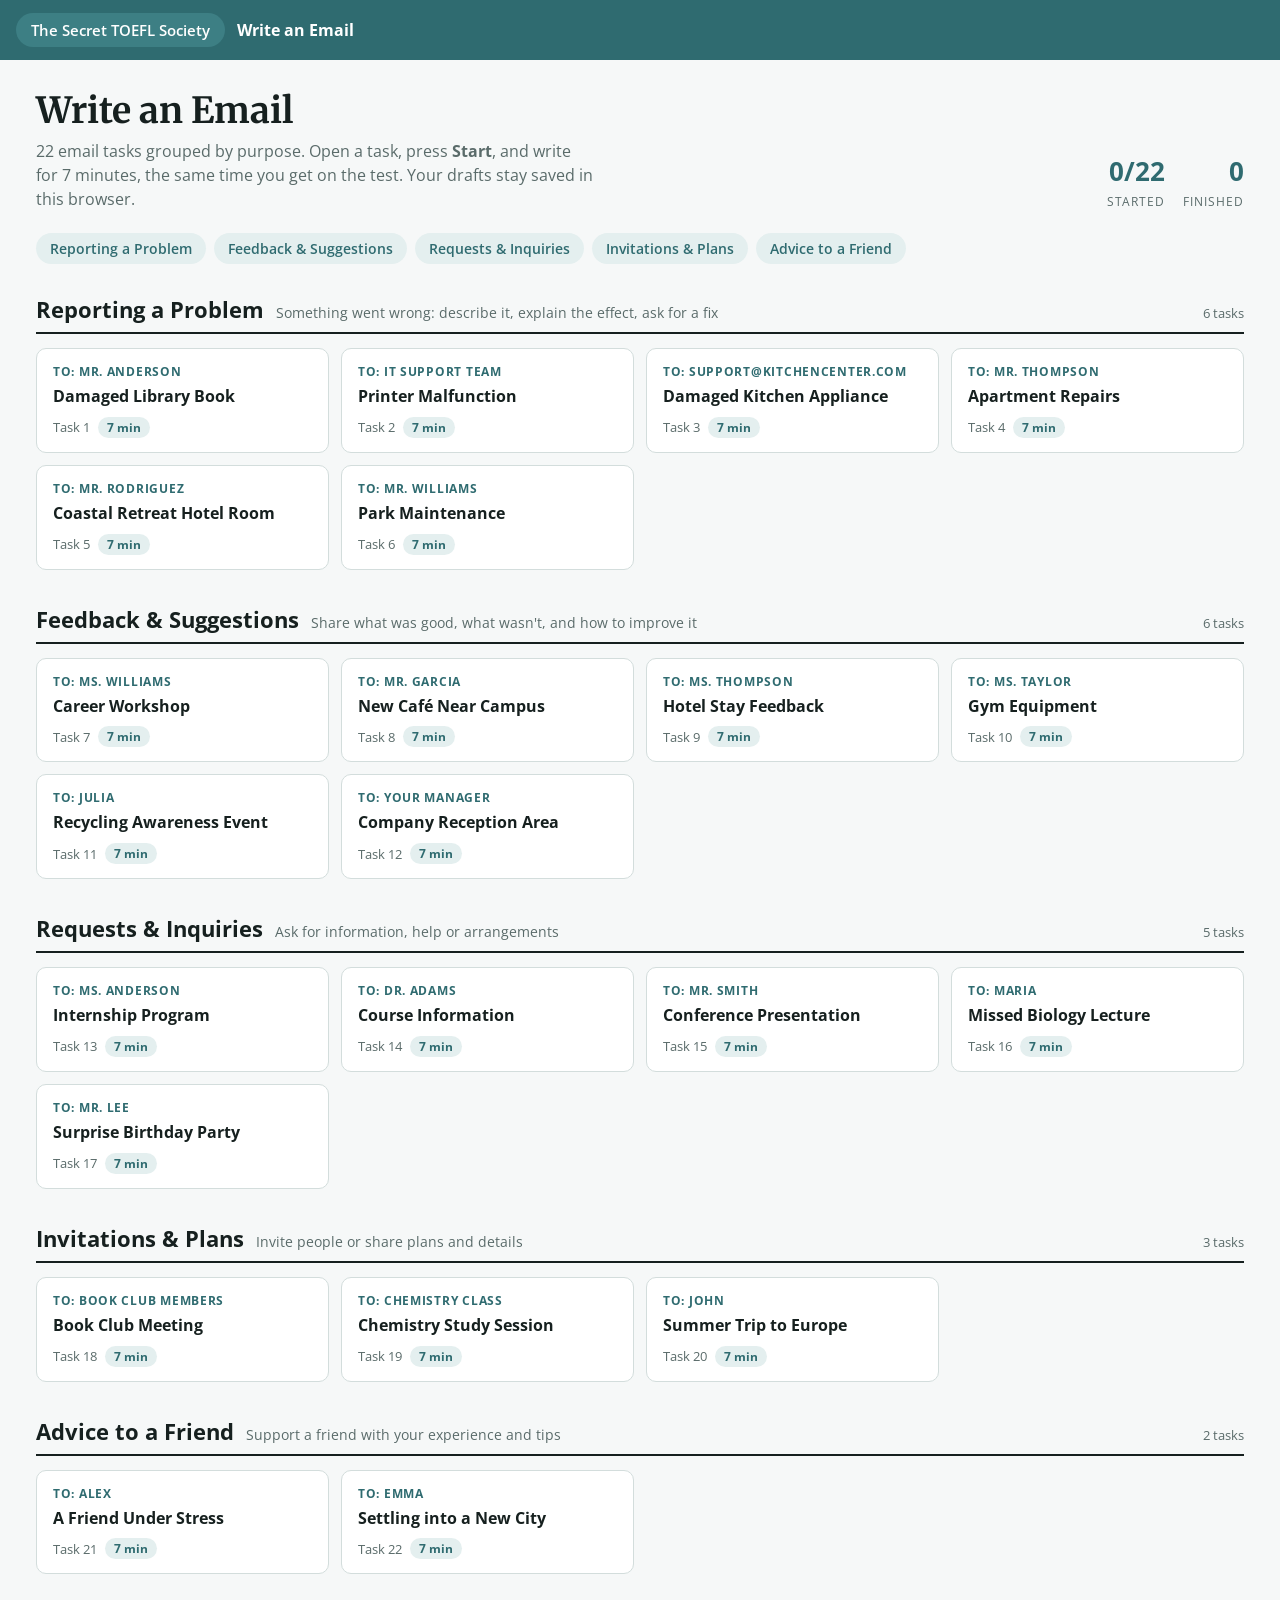
<file: materials/write-an-email.html>
<!doctype html>
<html lang="en">
<head>
<meta charset="utf-8">
<meta name="viewport" content="width=device-width, initial-scale=1">
<title>Write an Email Practice</title>
<meta name="claude:viewport-fit-sides" content="cover">
<link rel="stylesheet" href="https://fonts.googleapis.com/css2?family=Open+Sans:wght@400;600;700&family=Merriweather:wght@700&display=swap">
<style>
/* Layout: teal test bar → index of email tasks grouped by purpose → test-style task screen with a 7-minute timer */
:root{
  --teal:#2f6b70; --teal-dark:#24575b; --teal-soft:#e4efef;
  --bg:#f6f8f8; --surface:#ffffff; --panel:#f2f5f5; --fg:#16201f; --muted:#5a6b6a; --line:#2b3332; --rule:#d3dddc;
  --ok:#1f8a4c; --ok-bg:#e6f5ec; --bad:#c0392b; --bad-bg:#fbeaea;
  --f-ui:"Open Sans","Segoe UI",Arial,sans-serif; --f-head:"Merriweather",Georgia,serif;
}
@media (prefers-color-scheme: dark){:root:not([data-theme="light"]){
  --teal:#5fa5aa; --teal-dark:#7cbcc0; --teal-soft:#1d3335; --bg:#0f1716; --surface:#172221; --panel:#141e1d; --fg:#e4ecea; --muted:#9db0ae; --line:#6d807e; --rule:#2c3d3c;
  --ok:#55c486; --ok-bg:#163327; --bad:#ef7b6e; --bad-bg:#3a1c19; color-scheme:dark}}
:root[data-theme="dark"]{
  --teal:#5fa5aa; --teal-dark:#7cbcc0; --teal-soft:#1d3335; --bg:#0f1716; --surface:#172221; --panel:#141e1d; --fg:#e4ecea; --muted:#9db0ae; --line:#6d807e; --rule:#2c3d3c;
  --ok:#55c486; --ok-bg:#163327; --bad:#ef7b6e; --bad-bg:#3a1c19; color-scheme:dark}
*{box-sizing:border-box}
body{margin:0;background:var(--bg);color:var(--fg);font-family:var(--f-ui);font-size:16px}
button{font:inherit;cursor:pointer;color:inherit}
:focus-visible{outline:3px solid var(--teal);outline-offset:2px}
body::before{content:"";position:fixed;inset:0 0 auto;height:env(safe-area-inset-top,0px);z-index:10;background:#2f6b70}
.topbar{background:#2f6b70;color:#fff;position:sticky;top:env(safe-area-inset-top,0px);z-index:5}
.topbar .in{display:flex;align-items:center;gap:12px;min-height:60px;flex-wrap:wrap;padding-block:8px;padding-left:max(16px,env(safe-area-inset-left,0px));padding-right:max(16px,env(safe-area-inset-right,0px))}
.brand{background:#3d7f84;border-radius:22px;padding:7px 15px;font-weight:600;white-space:nowrap;font-size:15px}
.ttl{font-weight:700;white-space:nowrap}.sp{flex:1}
.nb{border:2px solid #cfe0e1;background:transparent;color:#fff;border-radius:11px;padding:8px 16px;font-weight:700;white-space:nowrap}
.nb:hover{background:#24575b}.nb.next{background:#fff;color:#2f6b70;border-color:#fff}.nb:disabled{opacity:.4;cursor:default}
.subbar{display:flex;align-items:center;gap:6px 14px;flex-wrap:wrap;border-bottom:2px solid var(--line);background:var(--surface);padding-block:10px;padding-left:max(16px,env(safe-area-inset-left,0px));padding-right:max(16px,env(safe-area-inset-right,0px))}
.subbar[hidden]{display:none}
.subbar .sec{font-size:20px;font-weight:600}.subbar .sepr{color:var(--muted)}.subbar .qn{font-weight:600}
.timer{font-weight:700;font-variant-numeric:tabular-nums}.timer.low{color:var(--bad)}
.link{background:none;border:none;color:var(--teal);font-weight:600;padding:4px}
.wrap{max-width:1240px;margin:0 auto;padding-left:max(16px,env(safe-area-inset-left,0px));padding-right:max(16px,env(safe-area-inset-right,0px));padding-block:28px 60px}

/* index */
.hero{display:flex;flex-wrap:wrap;gap:12px 28px;align-items:end;justify-content:space-between;margin-bottom:22px}
.hero h1{font-family:var(--f-head);font-size:clamp(26px,4vw,36px);margin:0 0 6px;text-wrap:balance}
.hero p{margin:0;color:var(--muted);max-width:62ch;line-height:1.5}
.tally{display:flex;gap:18px;font-variant-numeric:tabular-nums}
.tally div{text-align:right}.tally b{display:block;font-size:26px;color:var(--teal)}
.tally span{font-size:12px;letter-spacing:.08em;text-transform:uppercase;color:var(--muted)}
.jump{display:flex;flex-wrap:wrap;gap:8px;margin:0 0 30px}
.jump a{color:var(--teal);background:var(--teal-soft);border-radius:20px;padding:6px 14px;text-decoration:none;font-weight:600;font-size:14px}
.group{margin-bottom:34px;scroll-margin-top:80px}
.ghead{display:flex;align-items:baseline;gap:12px;border-bottom:2px solid var(--fg);padding-bottom:8px;margin-bottom:14px;flex-wrap:wrap}
.ghead h2{margin:0;font-size:22px}.ghead .gd{color:var(--muted);font-size:14px}
.ghead .gc{margin-left:auto;font-size:13px;color:var(--muted)}
.cards{display:grid;grid-template-columns:repeat(auto-fill,minmax(260px,1fr));gap:12px}
.card{display:flex;flex-direction:column;gap:6px;text-align:left;background:var(--surface);border:1.5px solid var(--rule);border-radius:10px;padding:14px 16px;min-width:0}
.card:hover{border-color:var(--teal)}
.card .k{font-size:12px;font-weight:700;letter-spacing:.06em;text-transform:uppercase;color:var(--teal)}
.card .t{font-weight:700;font-size:16px;line-height:1.3}
.card .m{display:flex;justify-content:space-between;align-items:center;font-size:13px;color:var(--muted);margin-top:auto;padding-top:4px;gap:8px}
.pill{border-radius:12px;padding:2px 9px;font-weight:700;font-size:12px;font-variant-numeric:tabular-nums;white-space:nowrap}
.pill.new{background:var(--teal-soft);color:var(--teal)}.pill.draft{background:var(--panel);color:var(--muted);border:1px solid var(--rule)}.pill.done{background:var(--ok-bg);color:var(--ok)}

/* task */
.crumbs{font-size:14px;color:var(--muted);margin-bottom:6px}
.instr{text-align:center;font-size:clamp(24px,3.2vw,32px);font-weight:600;margin:6px 0 24px}
.wgrid{display:grid;grid-template-columns:minmax(0,1fr) minmax(0,1.2fr);gap:32px;align-items:start}
.prompt{background:var(--surface);border:1px solid var(--rule);border-radius:12px;padding:20px 24px;font-size:17px;line-height:1.6}
.prompt p{margin:0 0 14px}.prompt ul{margin:0 0 14px;padding-left:22px}.prompt li{margin-bottom:6px}
.note{background:var(--teal-soft);border-radius:8px;padding:10px 14px;font-size:15px;line-height:1.5}
.resp h3{margin:0 0 10px;font-size:18px}
.meta{font-size:16px;margin:0 0 6px;font-weight:600}
.tools{display:flex;gap:8px;align-items:center;flex-wrap:wrap;margin-top:12px;border:1px solid var(--rule);border-bottom:3px solid var(--teal);border-radius:10px 10px 0 0;padding:9px 12px;background:var(--surface)}
.tbtn{border:none;border-radius:8px;padding:7px 14px;font-size:14px;font-weight:600;background:var(--panel);color:var(--fg)}
.tbtn:hover{background:var(--teal-soft)}
.tbtn.on{background:var(--teal);color:var(--bg)}
.wc{margin-left:auto;color:var(--teal);font-weight:700;font-variant-numeric:tabular-nums;font-size:14px;display:flex;gap:8px;align-items:center}
textarea{display:block;width:100%;min-height:360px;resize:vertical;border:1px solid var(--rule);border-top:none;border-radius:0 0 10px 10px;padding:14px;font:16px/1.6 var(--f-ui);background:var(--surface);color:var(--fg)}
textarea:focus{outline:2px solid var(--teal);outline-offset:-2px}
textarea[readonly]{background:var(--panel)}
.fb{margin-top:12px;padding:12px 16px;border-radius:10px;font-size:15px;line-height:1.5;display:flex;gap:10px;align-items:center;flex-wrap:wrap}
.fb.bad{background:var(--bad-bg);border-left:6px solid var(--bad)}
.fb.info{background:var(--teal-soft);border-left:6px solid var(--teal)}
.sbtn{border:2px solid var(--teal);background:transparent;color:var(--teal);border-radius:9px;padding:6px 14px;font-weight:700;font-size:14px}
.sbtn.fill{background:var(--teal);color:var(--bg)}
.startcard{display:flex;flex-direction:column;align-items:flex-start;gap:12px}

@media (max-width:860px){
  .ttl{display:none}.nb{padding:7px 12px;font-size:15px}
  .wgrid{grid-template-columns:1fr;gap:20px}
  .prompt{font-size:16px;padding:16px 18px}
  textarea{min-height:280px}
}
@media (prefers-reduced-motion:no-preference){.card{transition:border-color .15s}}
</style>
</head>
<body>


<header class="topbar"><div class="in">
  <span class="brand">The Secret TOEFL Society</span>
  <span class="ttl">Write an Email</span>
  <span class="sp"></span>
  <button class="nb" type="button" id="idxBtn">☰ Index</button>
  <button class="nb" type="button" id="prevBtn">‹ Back</button>
  <button class="nb next" type="button" id="nextBtn">Next ›</button>
</div></header>
<div class="subbar" id="subbar" hidden>
  <span class="sec">Writing</span><span class="sepr">|</span><span class="qn" id="qn"></span>
  <span class="sp"></span>
  <span class="timer" id="timer"></span>
  <button class="link" type="button" id="hideTime">Hide Time</button>
</div>
<main class="wrap" id="app"></main>

<script>
const DATA = {"groups": [["problem", "Reporting a Problem", "Something went wrong: describe it, explain the effect, ask for a fix"], ["feedback", "Feedback & Suggestions", "Share what was good, what wasn't, and how to improve it"], ["request", "Requests & Inquiries", "Ask for information, help or arrangements"], ["plans", "Invitations & Plans", "Invite people or share plans and details"], ["advice", "Advice to a Friend", "Support a friend with your experience and tips"]], "tasks": [{"g": "problem", "title": "Damaged Library Book", "sit": "You are a student who recently borrowed a book from the university library. Unfortunately, you accidentally damaged the book. You want to inform the librarian, Mr. Anderson, about the incident and inquire about the steps you need to take to resolve the situation.", "who": "Write an email to Mr. Anderson. In your email, do the following:", "b": ["Describe the incident that caused the book damage and the extent of the damage to the book.", "Explain your concern about the consequences for damaging the book.", "Ask about the steps you should take to resolve the situation."], "to": "Mr. Anderson", "subj": "Damaged library book", "extra": null}, {"g": "problem", "title": "Printer Malfunction", "sit": "You are an employee at a company and have discovered that the printer keeps malfunctioning. You need to request assistance from the IT department to resolve the problem.", "who": "Write an email to the IT support team. In your email, do the following:", "b": ["Describe the issues you have been experiencing with the printer.", "Explain how these issues are impacting your work.", "Ask for a technician to visit and fix the printer as soon as possible."], "to": "IT Support Team", "subj": "Printer malfunction issues", "extra": null}, {"g": "problem", "title": "Damaged Kitchen Appliance", "sit": "You recently purchased a set of kitchen appliances online, but one of the items arrived damaged. You would like to contact the company to report the issue and request a replacement.", "who": "Write an email to the company's customer service department. In your email, do the following:", "b": ["Describe your order and the problem you encountered.", "Explain how the issue has affected you.", "Request a replacement."], "to": "support@kitchencenter.com", "subj": "Request for Replacement of Damaged Item", "extra": null}, {"g": "problem", "title": "Apartment Repairs", "sit": "You are a university student who has recently moved into a new apartment. You have noticed some issues with the apartment. You want to inform your landlord, Mr. Thompson, about these problems.", "who": "Write an email to Mr. Thompson. In your email, do the following:", "b": ["Describe the issues you have encountered in the apartment.", "Explain how conditions negatively affect your studies.", "Request that he make arrangements to address these issues soon."], "to": "Mr. Thompson", "subj": "Request for apartment repairs", "extra": null}, {"g": "problem", "title": "Coastal Retreat Hotel Room", "sit": "You recently stayed at a hotel called 'Coastal Retreat' during your vacation. While you were generally satisfied with the service, there were several problems with the room's features and overall condition. You want to inform the hotel manager, Mr. Rodriguez, about these issues.", "who": "Write an email to Mr. Rodriguez. In your email, do the following:", "b": ["Describe the issues you encountered with the room.", "Explain how these issues affected your stay.", "Request some form of compensation for the inconvenience caused."], "to": "Mr. Rodriguez", "subj": "Issues with hotel room", "extra": null}, {"g": "problem", "title": "Park Maintenance", "sit": "You are a member of the neighborhood association, and you have noticed that the local park needs some maintenance. You decide to contact the association president, Mr. Williams, to discuss the issues and offer a suggestion.", "who": "Write an email to Mr. Williams. In your email, do the following:", "b": ["Describe the maintenance issue you have observed in the park.", "Explain why it is important to address the issue.", "Make a suggestion for how to deal with the issue."], "to": "Mr. Williams", "subj": "Concern about park maintenance", "extra": null}, {"g": "feedback", "title": "Career Workshop", "sit": "You recently attended a university-sponsored career workshop and found the information on job hunting very helpful. However, there were some issues with the workshop organization. You want to follow up with the organizer, Ms. Williams, to express your appreciation for the event and provide feedback on the workshop organization.", "who": "Write an email to Ms. Williams. In your email, do the following:", "b": ["Explain what you found especially helpful about the workshop.", "Describe the problems you found with the workshop organization.", "Suggest ways to avoid these issues in future events."], "to": "Ms. Williams", "subj": "Career Workshop", "extra": null}, {"g": "feedback", "title": "New Café Near Campus", "sit": "You recently visited a new café that opened near campus. You enjoyed your visit overall, but you found the selection of pastries limited. You want to write to the owner, Mr. Garcia, to share your impressions and make a suggestion.", "who": "Write an email to Mr. Garcia. In your email, do the following:", "b": ["Describe what you enjoyed about the café.", "Explain the problem with the pastry selection.", "Suggest some options the café could add to its menu."], "to": "Mr. Garcia", "subj": "Pastry Selection at Your Café", "extra": null}, {"g": "feedback", "title": "Hotel Stay Feedback", "sit": "You recently stayed at a hotel during a campus visit. While you generally liked the room, there were some issues with the room during your stay. You need to provide feedback to the hotel manager, Ms. Thompson, and suggest improvements.", "who": "Write an email to Ms. Thompson. In your email, do the following:", "b": ["Describe what you enjoyed about your stay.", "Explain the issues you had with the room and stay.", "Suggest ways that the hotel could make a guest's stay more peaceful."], "to": "Ms. Thompson", "subj": "Feedback on Hotel Stay", "extra": null}, {"g": "feedback", "title": "Gym Equipment", "sit": "You are a member of a local gym called Fitness Zone. Recently, you have noticed that some of the exercise equipment is problematic. You want to suggest this to the gym manager, Ms. Taylor.", "who": "Write an email to Ms. Taylor. In your email, do the following:", "b": ["Describe the issues you have noticed with the current equipment.", "Provide reasons for why adding new equipment would improve the gym experience.", "Explain the consequences on membership of not improving the services."], "to": "Ms. Taylor", "subj": "Suggestion for updating gym equipment", "extra": null}, {"g": "feedback", "title": "Recycling Awareness Event", "sit": "You recently joined a student organization at your university that focuses on environmental conservation. The group is planning an upcoming event to raise awareness about recycling and reducing waste. You have some ideas for activities and would like to share them with the group leader, Julia.", "who": "Write an email to Julia. In your email, do the following:", "b": ["Describe your ideas for the awareness event.", "Explain why you believe these activities will be effective.", "Offer to help organize and implement the activities."], "to": "Julia", "subj": "Ideas for recycling awareness event", "extra": null}, {"g": "feedback", "title": "Company Reception Area", "sit": "There have been several complaints about the reception area where visitors to your company arrive. Your manager has asked you to suggest how the reception area could be improved.", "who": "Write a letter to your manager. In your letter:", "b": ["Describe the complaints that have been made.", "Say why the reception area is important.", "Suggest how the reception area could be improved."], "to": "Your manager", "subj": null, "extra": "IELTS-style letter: the original task asks for at least 150 words and no addresses. Begin your letter: “Dear ……,”"}, {"g": "request", "title": "Internship Program", "sit": "You are a university student who recently attended a career fair on campus. You met Ms. Anderson from a company where you are very interested in applying for an internship. You want to follow up with her about the internship program.", "who": "Write an email to Ms. Anderson. In your email, do the following:", "b": ["Reiterate your interest in the company and your intention to apply for the internship program.", "Describe your relevant skills and experiences.", "Ask for details about the application process and position."], "to": "Ms. Anderson", "subj": "Inquiry About Internship Program", "extra": null}, {"g": "request", "title": "Course Information", "sit": "You are a student starting a new semester, and you would like some additional information about a course you are interested in that is taught by Dr. Adams. You want to ensure that the course is suitable for you.", "who": "Write an email to Dr. Adams. In your email, do the following:", "b": ["Explain why you are interested in the course.", "Ask for the additional information you would like to have about the course.", "Thank Dr. Adams for taking the time to respond."], "to": "Dr. Adams", "subj": "Request for additional course information", "extra": null}, {"g": "request", "title": "Conference Presentation", "sit": "You recently attended a technology conference where you met Mr. Smith, a prominent industry expert. You found his presentation helpful and informative. You want to thank Mr. Smith for his presentation and request additional information on a topic he discussed.", "who": "Write an email to Mr. Smith. In your email, do the following:", "b": ["Mention what you found useful about his presentation.", "Request additional information about one of the topics he discussed.", "Express your appreciation for his time and insights."], "to": "Mr. Smith", "subj": "Your Presentation", "extra": null}, {"g": "request", "title": "Missed Biology Lecture", "sit": "You are a student who missed an important lecture in your biology class. You need to catch up on the material and want to ask a classmate, Maria, for her notes and any key information you missed. You also want to thank her in advance for her help.", "who": "Write an email to Maria. In your email, do the following:", "b": ["Explain why you did not attend the lecture.", "Request her help and ask her if she has time available to help you catch up.", "Thank her in advance for her assistance."], "to": "Maria", "subj": "Request for Lecture Notes", "extra": null}, {"g": "request", "title": "Surprise Birthday Party", "sit": "You are planning a surprise birthday party for your classmate, Sarah. You want to hold the party for the whole class at Sarah's favorite restaurant. You need to contact the restaurant manager, Mr. Lee, to make the arrangements.", "who": "Write an email to Mr. Lee. In your email, do the following:", "b": ["Explain the purpose of the event.", "Ask about the offers and accommodations they provide for large groups.", "Inquire about any additional services they offer."], "to": "Mr. Lee", "subj": "Arrangements for Surprise Birthday Party", "extra": null}, {"g": "plans", "title": "Book Club Meeting", "sit": "You are a member of a local book club, and you are hosting the next meeting. You have selected a book and want to inform the club's members about your choice and about other meeting details.", "who": "Write an email to the members of the book club. In your email, do the following:", "b": ["Describe the book you have chosen and why you selected it.", "Explain how this book fits with the club's interests.", "Provide details about the date, time, and location of the next meeting."], "to": "Book Club Members", "subj": "Book selection and meeting details", "extra": null}, {"g": "plans", "title": "Chemistry Study Session", "sit": "The final exam in your chemistry class is coming soon. You want to organize a study session with your classmates to prepare for the exam. You need to invite your classmates and also provide some ideas about how to make the study session effective.", "who": "Write an email to your classmates. In your email, do the following:", "b": ["Invite them to join the study session.", "Suggest a time and place for the meeting.", "Provide some suggestions for an effective study session."], "to": "Chemistry Class", "subj": "Let's study for the final exam", "extra": null}, {"g": "plans", "title": "Summer Trip to Europe", "sit": "You and your friend, John, are planning a trip to Europe this summer. You have done some research and found some interesting destinations and activities that you would like to include in your itinerary. You want to share your ideas with John and get his opinion.", "who": "Write an email to John. In your email, do the following:", "b": ["Describe the destinations you have researched.", "Explain why you think these destinations would be enjoyable.", "Ask for his opinion on the suggested itinerary and any additional ideas he might have."], "to": "John", "subj": null, "extra": null}, {"g": "advice", "title": "A Friend Under Stress", "sit": "Your friend, Alex, has been feeling overwhelmed with university assignments. You have noticed that he is struggling to keep up with his workload and is not taking proper care of his health. You want to offer some helpful advice.", "who": "In your email, do the following:", "b": ["Describe to Alex what you have recently noticed about him.", "Explain why it is important to maintain good health.", "Suggest some specific strategies Alex can use to manage his stress and workload."], "to": "Alex", "subj": null, "extra": null}, {"g": "advice", "title": "Settling into a New City", "sit": "Your friend Emma has recently moved to a new city and is feeling a bit overwhelmed. She has reached out to you for advice on how to adjust to her new environment and make new friends. You have lived in several cities before, and you have experience with finding ways to settle into new places.", "who": "Write an email to Emma. In your email, do the following:", "b": ["Describe how you adjusted to a new city.", "Give Emma suggestions on how she can make new friends.", "Offer different ways to help her if she needs more advice."], "to": "Emma", "subj": null, "extra": null}]};
const G = DATA.groups, T = DATA.tasks;
const LIMIT = 7*60;
const ORDER = []; G.forEach(g=>T.forEach((t,i)=>{ if(t.g===g[0]) ORDER.push(i); }));
const KEY='email-practice-state';
let S={}; // i -> {text, left, started, unlocked}
try{ S=JSON.parse(localStorage.getItem(KEY))||{}; }catch(e){ S={}; }
function save(){ try{ localStorage.setItem(KEY,JSON.stringify(S)); }catch(e){} }
function st(i){ return S[i]||(S[i]={text:'',left:LIMIT,started:false,unlocked:false}); }
const $=id=>document.getElementById(id);
const esc=t=>String(t).replace(/[&<>]/g,c=>({'&':'&amp;','<':'&lt;','>':'&gt;'}[c]));
const words=t=>(t.trim().match(/\S+/g)||[]).length;
let hideTime=false, hideWC=false, curPos=-1;
const app=$('app');

function status(i){
  const s=S[i]; if(!s||(!s.text.trim()&&!s.started)) return `<span class="pill new">7 min</span>`;
  const w=words(s.text);
  if(s.left<=0) return `<span class="pill done">Done · ${w} words</span>`;
  return `<span class="pill draft">Draft · ${w} words</span>`;
}
function renderIndex(){
  curPos=-1; $('subbar').hidden=true;
  ['prevBtn','nextBtn','idxBtn'].forEach(id=>$(id).hidden=true);
  const done=ORDER.filter(i=>S[i]&&S[i].left<=0).length;
  const written=ORDER.filter(i=>S[i]&&S[i].text.trim()).length;
  let h=`<div class="hero"><div><h1>Write an Email</h1>
  <p>${T.length} email tasks grouped by purpose. Open a task, press <b>Start</b>, and write for 7 minutes, the same time you get on the test. Your drafts stay saved in this browser.</p></div>
  <div class="tally"><div><b>${written}/${T.length}</b><span>started</span></div><div><b>${done}</b><span>finished</span></div></div></div>
  <nav class="jump" aria-label="Email types">${G.map(g=>`<a href="#type-${g[0]}">${g[1]}</a>`).join('')}</nav>`;
  G.forEach(g=>{
    const idx=ORDER.filter(i=>T[i].g===g[0]);
    h+=`<section class="group" id="type-${g[0]}"><div class="ghead"><h2>${g[1]}</h2><span class="gd">${g[2]}</span><span class="gc">${idx.length} tasks</span></div><div class="cards">`;
    idx.forEach(i=>{ const t=T[i];
      h+=`<button class="card" type="button" data-i="${i}"><span class="k">To: ${esc(t.to)}</span><span class="t">${esc(t.title)}</span><span class="m"><span>Task ${ORDER.indexOf(i)+1}</span>${status(i)}</span></button>`;
    });
    h+=`</div></section>`;
  });
  app.innerHTML=h;
  app.querySelectorAll('.card').forEach(b=>b.onclick=()=>{ location.hash='task-'+(ORDER.indexOf(+b.dataset.i)+1); });
}
function renderTask(pos){
  curPos=pos; const i=ORDER[pos], t=T[i], s=st(i), g=G.find(x=>x[0]===t.g);
  $('subbar').hidden=false; ['prevBtn','nextBtn','idxBtn'].forEach(id=>$(id).hidden=false);
  $('prevBtn').disabled=pos===0; $('nextBtn').disabled=pos===ORDER.length-1;
  $('qn').textContent=`Task ${pos+1} of ${ORDER.length}`;
  const locked = s.left<=0 && !s.unlocked;
  const prompt=`<div class="prompt"><p>${esc(t.sit)}</p><p><b>${esc(t.who)}</b></p><ul>${t.b.map(x=>`<li>${esc(x)}</li>`).join('')}</ul><p>Write as much as you can and in complete sentences.</p>${t.extra?`<p class="note">${esc(t.extra)}</p>`:''}</div>`;
  let resp=`<div class="resp"><h3>Your Response:</h3><p class="meta">To: ${esc(t.to)}</p>${t.subj?`<p class="meta">Subject: ${esc(t.subj)}</p>`:''}`;
  if(!s.started){
    resp+=`<div class="fb info startcard"><span>You will have <b>7 minutes</b>. The timer starts when you press Start.</span><button class="sbtn fill" type="button" id="start">Start</button></div></div>`;
  } else {
    resp+=`<div class="tools"><button class="tbtn" type="button" id="copy">Copy</button><button class="tbtn" type="button" id="restart">Restart</button>
      <span class="wc"><button class="link" type="button" id="hideWC">${hideWC?'Show Word Count':'Hide Word Count'}</button><span id="wc"></span></span></div>
      <textarea id="ta" spellcheck="false" aria-label="Your email" ${locked?'readonly':''}>${esc(s.text)}</textarea><div id="tu"></div></div>`;
  }
  app.innerHTML=`<div class="crumbs">${g[1]} · ${esc(t.title)}</div><h1 class="instr">Write an Email</h1><div class="wgrid"><section>${prompt}</section><section>${resp}</section></div>`;
  if(!s.started){ $('start').onclick=()=>{ s.started=true; save(); renderTask(pos); const ta=$('ta'); if(ta) ta.focus(); }; tickShow(); return; }
  const ta=$('ta');
  const upd=()=>{ $('wc').textContent = hideWC ? '' : words(ta.value); };
  ta.addEventListener('input',()=>{ s.text=ta.value; upd(); save(); });
  upd(); showTimesUp(i); tickShow();
  $('hideWC').onclick=()=>{ hideWC=!hideWC; $('hideWC').textContent=hideWC?'Show Word Count':'Hide Word Count'; upd(); };
  $('copy').onclick=()=>{
    const head=`To: ${t.to}\n${t.subj?`Subject: ${t.subj}\n`:''}\n`;
    const done=()=>{ $('copy').textContent='Copied'; setTimeout(()=>{ const c=$('copy'); if(c) c.textContent='Copy'; },1500); };
    try{ navigator.clipboard.writeText(head+ta.value).then(done,()=>{ ta.focus(); ta.select(); }); }catch(e){ ta.focus(); ta.select(); }
  };
  const rb=$('restart');
  rb.onclick=()=>{
    if(!rb.dataset.armed){ rb.dataset.armed='1'; rb.textContent='Tap again: clear text & timer'; rb.classList.add('on'); return; }
    S[i]={text:'',left:LIMIT,started:false,unlocked:false}; save(); renderTask(pos);
  };
}
function showTimesUp(i){
  const box=$('tu'); if(!box) return; const s=st(i);
  if(s.left<=0 && !s.unlocked){
    box.innerHTML=`<div class="fb bad"><span><b>Time is up.</b> ${words(s.text)} words. Your text is saved.</span><button class="sbtn" type="button" id="unlock">Keep writing</button></div>`;
    $('unlock').onclick=()=>{ s.unlocked=true; save(); renderTask(curPos); };
  } else box.innerHTML='';
}
function fmt(x){ return String(Math.floor(x/60)).padStart(2,'0')+':'+String(x%60).padStart(2,'0'); }
function tickShow(){
  if(curPos<0) return; const s=st(ORDER[curPos]);
  $('timer').textContent = hideTime ? '' : '00:'+fmt(Math.max(0,s.left));
  $('timer').classList.toggle('low', s.left<=60);
}
setInterval(()=>{
  if(curPos<0||document.hidden) return; const i=ORDER[curPos], s=st(i);
  if(s.started && s.left>0){
    s.left--; if(s.left%5===0) save();
    if(s.left===0){ save(); const ta=$('ta'); if(ta&&!s.unlocked) ta.readOnly=true; showTimesUp(i); }
  }
  tickShow();
},1000);
$('hideTime').onclick=()=>{ hideTime=!hideTime; $('hideTime').textContent=hideTime?'Show Time':'Hide Time'; tickShow(); };
$('idxBtn').onclick=()=>{ location.hash = curPos>=0 ? 'type-'+T[ORDER[curPos]].g : ''; };
$('prevBtn').onclick=()=>{ if(curPos>0) location.hash='task-'+curPos; };
$('nextBtn').onclick=()=>{ if(curPos<ORDER.length-1) location.hash='task-'+(curPos+2); };
function route(){
  const m=location.hash.match(/^#task-(\d+)$/);
  if(m && +m[1]>=1 && +m[1]<=ORDER.length){ renderTask(+m[1]-1); window.scrollTo(0,0); return; }
  renderIndex();
  if(/^#type-/.test(location.hash)){ const el=document.querySelector(location.hash); if(el) el.scrollIntoView(); } else window.scrollTo(0,0);
}
window.addEventListener('hashchange',route);
route();
</script>

</body>
</html>
</file>
<file: assets/style.css>
:root{
  --teal:#2f6b70; --teal-dark:#24575b; --teal-soft:#e4efef;
  --bg:#f6f8f8; --surface:#fff; --fg:#1d2524; --muted:#5d6967; --rule:#d5dddc;
  --f:"Open Sans","Segoe UI",Arial,sans-serif; --serif:"Merriweather",Georgia,serif;
}
*{box-sizing:border-box}
html,body{margin:0}
body{background:var(--bg);color:var(--fg);font:16px/1.55 var(--f)}
a{color:var(--teal)}
.bar{background:var(--teal);color:#fff}
.bar .in{max-width:960px;margin:0 auto;padding:14px 16px;display:flex;align-items:center;gap:12px;flex-wrap:wrap}
.bar a{color:#fff;text-decoration:none;font-weight:700;letter-spacing:.02em}
.bar .crumb{opacity:.85;font-weight:400}
main{max-width:960px;margin:0 auto;padding:32px 16px 64px}
.hero{background:var(--teal-dark);color:#fff;padding:56px 16px 48px;text-align:center}
.hero .badge{display:inline-block;background:rgba(255,255,255,.14);border-radius:999px;padding:4px 14px;font-size:13px;letter-spacing:.06em;text-transform:uppercase}
.hero h1{font-family:var(--serif);font-size:clamp(26px,5vw,40px);line-height:1.25;margin:16px auto 12px;max-width:720px}
.hero p{margin:0 auto;max-width:560px;opacity:.9}
h2{font-family:var(--serif);font-size:24px;margin:0 0 8px}
.lead{color:var(--muted);margin:0 0 24px}
.grid{display:grid;grid-template-columns:repeat(auto-fill,minmax(260px,1fr));gap:16px}
.card{display:block;background:var(--surface);border:1px solid var(--rule);border-radius:12px;padding:20px;text-decoration:none;color:inherit;transition:border-color .15s,box-shadow .15s,transform .15s}
.card:hover,.card:focus-visible{border-color:var(--teal);box-shadow:0 6px 18px rgba(36,87,91,.12);transform:translateY(-2px);outline:none}
.card .ico{font-size:28px;line-height:1}
.card h3{margin:10px 0 6px;font-size:18px;color:var(--teal-dark)}
.card p{margin:0;color:var(--muted);font-size:14px}
.card .meta{margin-top:12px;font-size:13px;font-weight:600;color:var(--teal)}
footer{text-align:center;color:var(--muted);font-size:13px;padding:24px 16px 40px}
</file>
